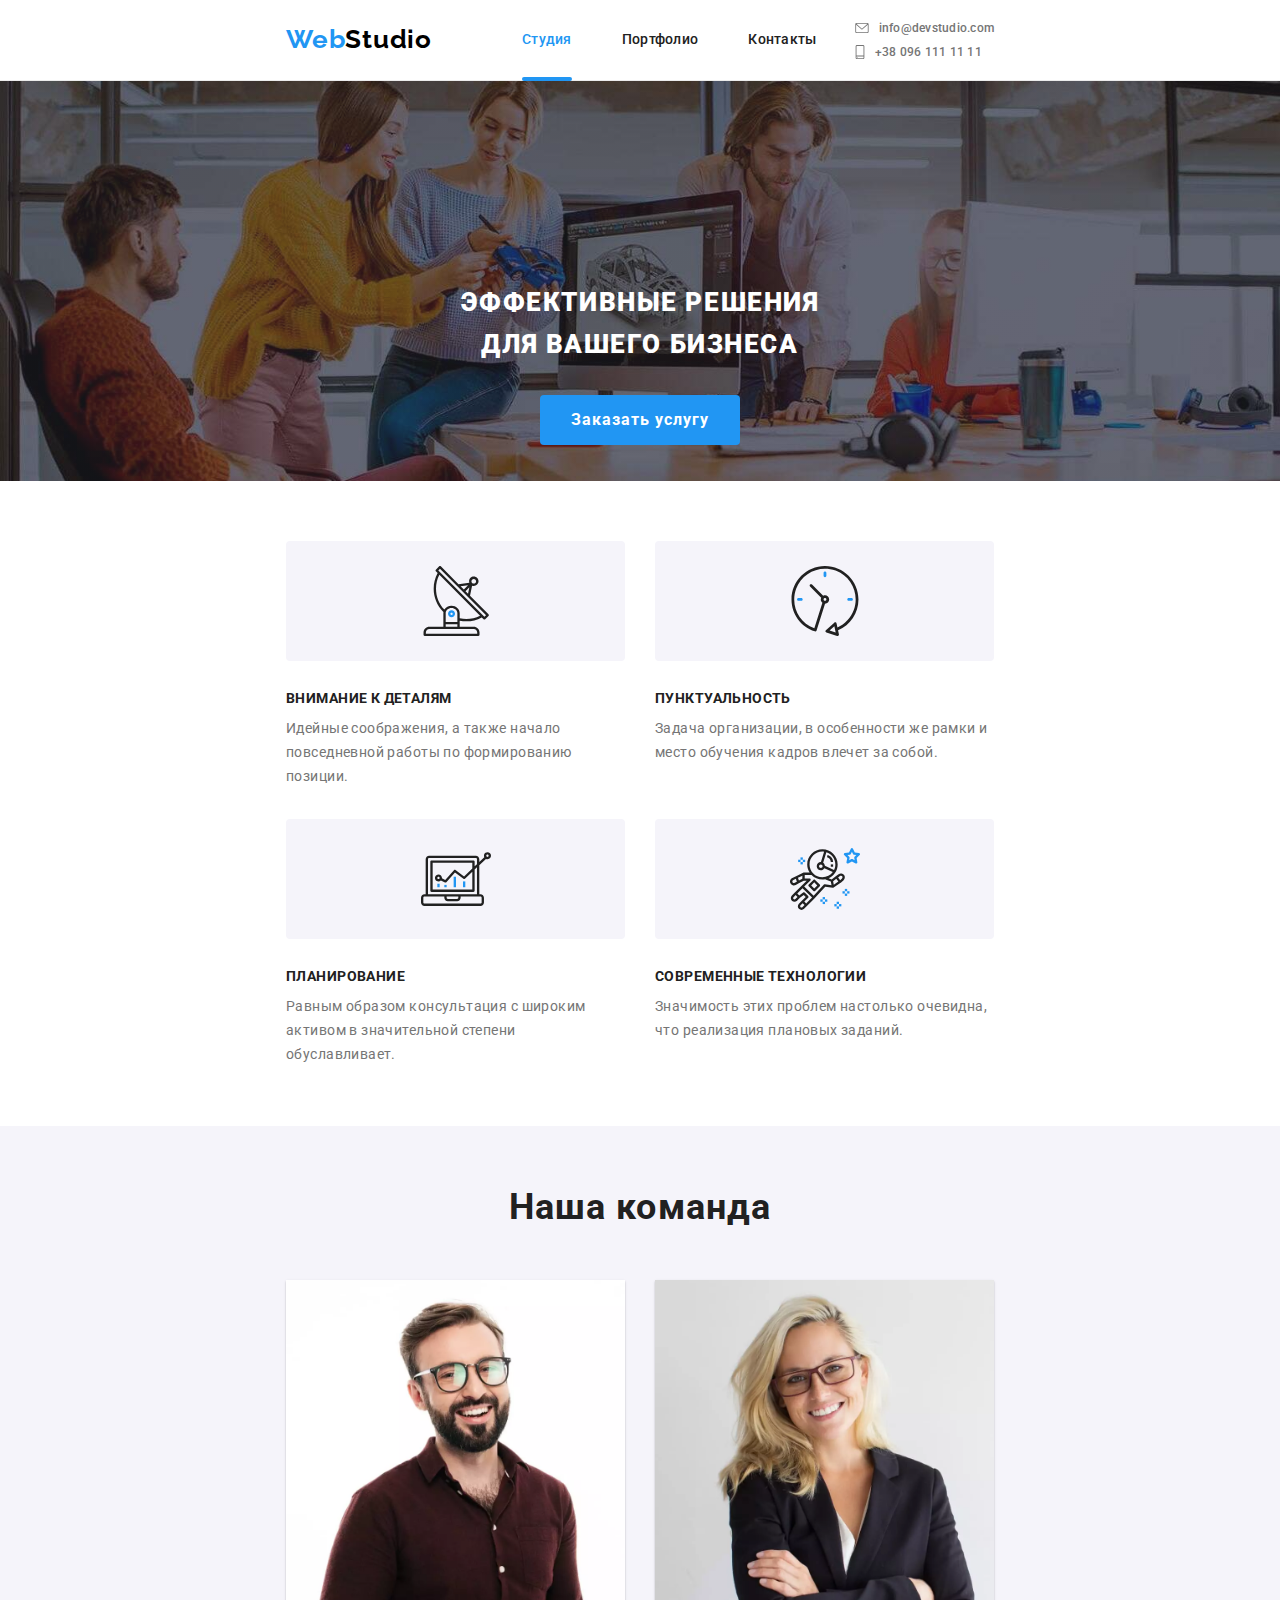
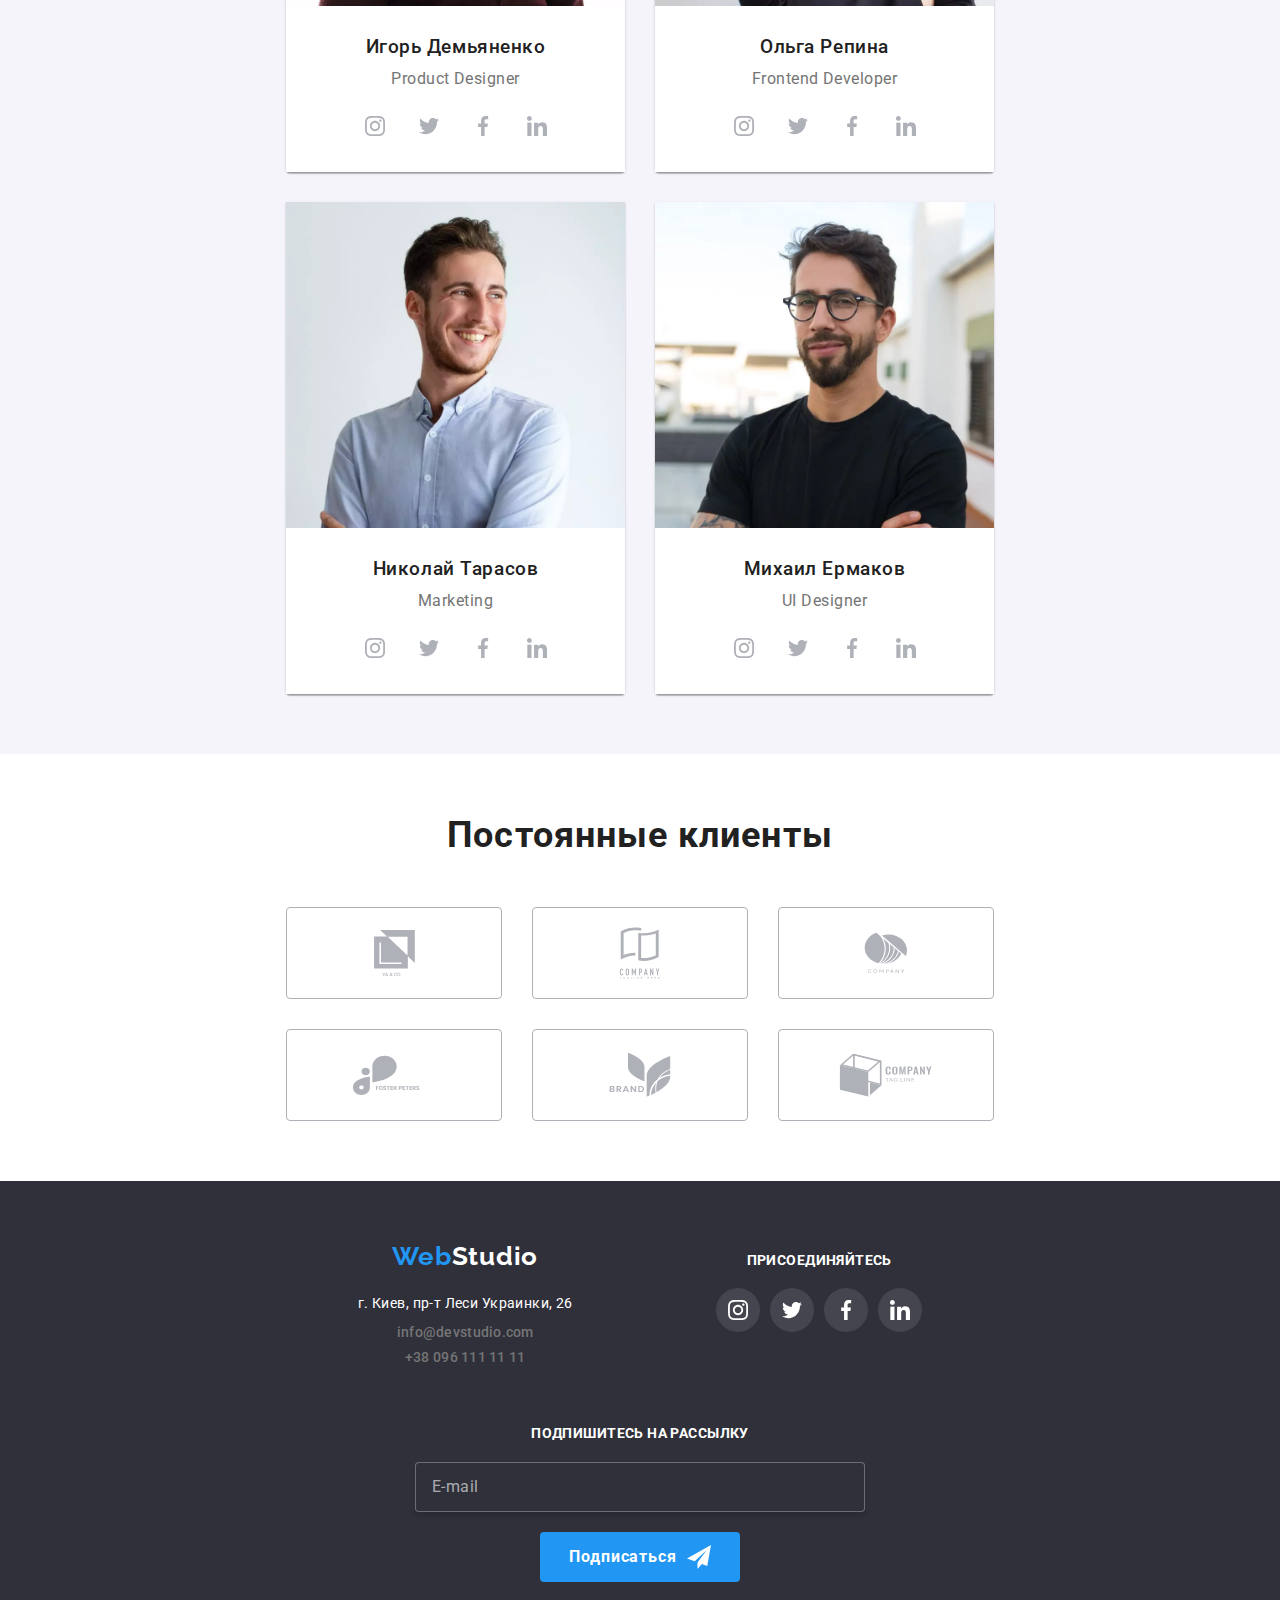
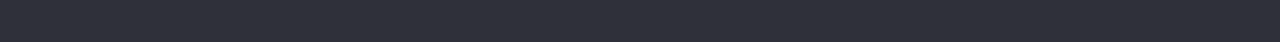
<file: index.html>
<!DOCTYPE html>
<html lang="ru">
<head>
    <meta charset="UTF-8">
    <meta http-equiv="X-UA-Compatible" content="IE=edge">
    <meta name="viewport" content="width=device-width, initial-scale=1.0">
    <link rel="preconnect" href="https://fonts.googleapis.com">
    <link rel="preconnect" href="https://fonts.gstatic.com" crossorigin>
    <link href="https://fonts.googleapis.com/css2?family=Raleway:wght@700&family=Roboto:wght@400;500;700;900&display=swap"
        rel="stylesheet">
    <link rel="stylesheet" href="https://cdnjs.cloudflare.com/ajax/libs/modern-normalize/1.1.0/modern-normalize.min.css">
    <link rel="stylesheet" href="./css/main.css">
    <title>Document</title>
</head>
<body class="body">
    <!-- Шапка -->
    <header class="header">        
        <div class="header__container">
            <a href="./index.html" class="logo logo--header">Web<span class="logo__element--black">Studio</span></a>
                    
            <button type="button" class="header__button--burger" aria-expanded="false" aria-label="menu-container" data-menu-button>
                <svg  width="40" height="40">
                    <use class="header__icon header__icon--open" href="./images/symbol-defs.svg#icon-menu"></use>
                    <use class="header__icon header__icon--close" href="./images/symbol-defs.svg#icon-menu-close"></use>
                </svg>
            </button>

            <div class="header__menu" data-menu>
                        <nav class="header__nav">
                            <ul class="header__list list">
                                <li class="header__items"><a href="./index.html" class="header__link header__link--current">Студия</a></li>
                                <li class="header__items"><a href="./portfolio.html" class="header__link">Портфолио</a></li>
                                <li class="header__items"><a href="" class="header__link">Контакты</a></li>
                            </ul>
                        </nav>  
                        
                        <div class="header__feedback">
                            <ul class="header__list list header__list--contacts">
                                <li class="header__items header__items--contacts">
                                    <a href="mailto:info@devstudio.com" class="header__link--inf">
                                        <svg class="header__svg header__svg--email">
                                            <use href="./images/symbol-defs.svg#icon-envelope"></use>
                                        </svg>
                                        info@devstudio.com
                                    </a>
                                </li>
                                <li class="header__items header__items--contacts">
                                    <a href="tel:+380961111111" class="header__link--inf">
                                        <svg class="header__svg header__svg--phone">
                                            <use href="./images/symbol-defs.svg#icon-smartphone"></use>
                                        </svg>
                                        +38 096 111 11 11
                                    </a>
                                </li>
                            </ul>
                            
                            <ul class="header__list list header__list--networks">
                                <li class="header__networks">
                                    <a href="" class="header__link">Instagram</a>
                                </li>
                                <li class="header__networks">
                                    <a href="" class="header__link">Twitter</a>
                                </li>
                                <li class="header__networks">
                                    <a href="" class="header__link">Facebook</a>
                                </li>
                                <li class="header__networks">
                                    <a href="" class="header__link">LinkedIn</a>
                                </li>
                            </ul>
                        </div>
            </div>

                   
        </div>     
    </header>   

    <!-- Основная часть -->
    <main>
        <!-- Герой -->
        <section class="hero">
            <div class="hero__container">
                <h1 class="hero__title">Эффективные решения для вашего бизнеса</h1>
                <button type="button" class="hero__button" data-modal-open>Заказать услугу</button>

                <div class="modal is-hidden" data-modal>
                    <div class="modal__content">
                        
                            <button type="button" class="modal__button--close" data-modal-close>
                                <svg class="modal__svg" width="11" height="11">
                                    <use href="./images/symbol-defs.svg#icon-close"></use>
                                </svg>
                            </button>                            
                        
                        <p class="modal__title">Оставьте свои данные, мы вам перезвоним</p>
                        <form class="form">
                            <div class="form__group">
                                <div class="form__elements">
                                    <input name="name-feedback" type="text" id="name-modal" class="form__input" placeholder=" ">
                                    <label for="name-modal" class="form__label">Имя</label>
                                    <svg class="form__svg" width="18" height="18">
                                        <use href="./images/symbol-defs.svg#icon-person"></use>
                                    </svg>
                                </div>
                                
                                <div class="form__elements">
                                    <input name="phone-feedback" type="tel" id="phone-modal" class="form__input" placeholder=" ">
                                    <label for="phone-modal" class="form__label">Телефон</label>
                                    <svg class="form__svg" width="18" height="18">
                                        <use href="./images/symbol-defs.svg#icon-phone"></use>
                                    </svg>
                                </div>
                                
                                <div class="form__elements">
                                    <input name="email-feedback" type="email" id="email-modal" class="form__input" placeholder=" ">
                                    <label for="email-modal" class="form__label">Почта</label>
                                    <svg class="form__svg" width="18" height="18">
                                        <use href="./images/symbol-defs.svg#icon-email"></use>
                                    </svg>
                                </div>
                                
                                <div class="form__elements">
                                    <textarea name="comments-feedback" id="comments-modal" rows="10" class="form__input form__input--textarea"
                                        placeholder=" "></textarea>
                                    <label for="comments-modal" class=" form__label form__label--textarea">Комментарий</label>                                    
                                </div>

                            </div>
                             <label for="check" class="form__checkbox--label">Соглашаюсь с рассылкой и принимаю<a class="form__link" href=""> Условия договора</a>
                                <input type="checkbox" id="check" class="form__checkbox--input">
                                <span class="form__checkbox--icon"></span>
                            </label>

                            <button type="submit" class="form__button">Отправить</button>
                            
                        </form>
                    </div>

                </div>
            </div>
        </section>

        <!-- качества -->
        <section class="quality">
            <div class="quality__container">                
                <h2 class="quality__title">Наши качества</h2>
                <ul class="quality__list list">
                    <li class="quality__item">
                        <div class="quality__img">                         
                            <svg class="quality__icon" width="70" height="70">
                                <use href="./images/symbol-defs.svg#icon-Group"></use>
                            </svg>
                        </div>
                        <h3 class="quality__name">Внимание к деталям</h3>
                        <p class="quality__description" lang="en">Идейные соображения, а также начало повседневной работы по формированию
                            позиции.</p>
                    </li>
                    <li class="quality__item">
                        <div class="quality__img">
                            <svg class="quality__icon" width="70" height="70">
                                <use href="./images/symbol-defs.svg#icon-clock"></use>
                            </svg>
                        </div>
                        <h3 class="quality__name">Пунктуальность</h3>
                        <p class="quality__description" lang="en">Задача организации, в особенности же рамки и место обучения кадров влечет за
                            собой.</p>
                    </li>
                    <li class="quality__item">
                        <div class="quality__img">
                            <svg class="quality__icon" width="70" height="70">
                                <use href="./images/symbol-defs.svg#icon-diagram"></use>
                            </svg>
                        </div>
                        <h3 class="quality__name">Планирование</h3>
                        <p class="quality__description" lang="en">Равным образом консультация с широким активом в значительной степени
                            обуславливает.</p>
                    </li>
                    <li class="quality__item">
                        <div class="quality__img">
                            <svg class="quality__icon" width="70" height="70">
                                <use href="./images/symbol-defs.svg#icon-astronaut"></use>
                            </svg>
                        </div>
                        <h3 class="quality__name">Современные технологии</h3>
                        <p class="quality__description" lang="en">Значимость этих проблем настолько очевидна, что реализация плановых заданий.
                        </p>
                    </li>
                </ul>
            </div>            
        </section>

        <!--Чем мы занимаемся  -->
        <section class="specialization">
            <div class="specialization__container">
                <h2 class="specialization__title">Чем мы занимаемся</h2>
                <ul class="specialization__list list">
                    <li class="specialization__item">
                        <!--<img src="./images/1.jpg" alt="Работа над кодом" width="370" class="specialization__img">-->
                     
                        <picture>
                        
                            <source media="(max-width: 767px)" srcset="./images/1.webp  1x,  ./images/1_2x.webp 2x" type="image/webp">
                            <source media="(max-width: 767px)" srcset="./images/1.jpg 1x, ./images/1@2x.jpg  2x">
                        
                            <source media="(max-width: 1199px)" srcset="./images/1.webp  1x,  ./images/1_2x.webp 2x" type="image/webp">
                            <source media="(max-width: 1199px)" srcset="./images/1.jpg 1x, ./images/1@2x.jpg  2x">
                        
                            <source media="(min-width: 1200px)" srcset="./images/1.webp  1x,  ./images/1_2x.webp 2x" type="image/webp">
                            <source media="(min-width: 1200px)" srcset="./images/1.jpg 1x,  ./images/1@2x.jpg  2x">
                        
                            <img src="./images/1.jpg" alt="Работа над кодом" width="370" class="specialization__img" />
                        </picture>
                        <div class="specialization__content">
                            <p class="specialization__text">Десктопные приложения</p>
                        </div>
                    </li>
                    <li class="specialization__item">
                        <!--<img src="./images/2.jpg" alt="Работа над макетом" width="370" class="specialization__img">-->
                     

                        <picture>
                        
                            <source media="(max-width: 767px)" srcset="./images/2.webp  1x,  ./images/2_2x.webp 2x" type="image/webp">
                            <source media="(max-width: 767px)" srcset="./images/2.jpg 1x, ./images/2@2x.jpg  2x">
                        
                            <source media="(max-width: 1199px)" srcset="./images/2.webp  1x,  ./images/2_2x.webp 2x" type="image/webp">
                            <source media="(max-width: 1199px)" srcset="./images/2.jpg 1x, ./images/2@2x.jpg  2x">
                        
                            <source media="(min-width: 1200px)" srcset="./images/2.webp  1x,  ./images/2_2x.webp 2x" type="image/webp">
                            <source media="(min-width: 1200px)" srcset="./images/2.jpg 1x,  ./images/2@2x.jpg  2x">
                        
                            <img src="./images/2.jpg" alt="Работа над макетом" width="370" class="specialization__img" />
                        </picture>
                        <div class="specialization__content">
                            <p class="specialization__text">Мобильные приложения</p>
                        </div>
                    </li>
                    <li class="specialization__item">
                        <!--<img src="./images/3.jpg" alt="Работа над цветом" width="370" class="specialization__img">-->
                      
                        <picture>
                        
                            <source media="(max-width: 767px)" srcset="./images/3.webp  1x,  ./images/3_2x.webp 2x" type="image/webp">
                            <source media="(max-width: 767px)" srcset="./images/3.jpg 1x, ./images/3@2x.jpg  2x">
                        
                            <source media="(max-width: 1199px)" srcset="./images/3.webp  1x,  ./images/3_2x.webp 2x" type="image/webp">
                            <source media="(max-width: 1199px)" srcset="./images/3.jpg 1x, ./images/3@2x.jpg  2x">
                        
                            <source media="(min-width: 1200px)" srcset="./images/3.webp  1x,  ./images/3_2x.webp 2x" type="image/webp">
                            <source media="(min-width: 1200px)" srcset="./images/3.jpg 1x,  ./images/3@2x.jpg  2x">
                        
                            <img src="./images/3.jpg" alt="Работа над цветом" width="370" class="specialization__img" />
                        </picture>
                        <div class="specialization__content">
                            <p class="specialization__text">Дизайнерские решения</p>
                        </div>
                    </li>
                </ul>
            </div>
        </section>

        <!-- Наша команда -->
        <section class="employees">
            <div class="employees__container">
                <h2 class="employees__title">Наша команда</h2>
                <ul class = "employees__list list">
                    <li class="employees__item">
                        <!--<img src="./images/p1.jpg" alt="Игорь Демьяненко" width="270" height="260" class="employees__img">-->
                    
                        <picture>
                        
                            <source media="(max-width: 767px)" srcset="./images/p1.webp  1x,  ./images/p1_2x.webp 2x" type="image/webp">
                            <source media="(max-width: 767px)" srcset="./images/p1.jpg 1x, ./images/p1@2x.jpg  2x">
                        
                            <source media="(max-width: 1199px)" srcset="./images/p1.webp  1x,  ./images/p1_2x.webp 2x" type="image/webp">
                            <source media="(max-width: 1199px)" srcset="./images/p1.jpg 1x, ./images/p1@2x.jpg  2x">
                        
                            <source media="(min-width: 1200px)" srcset="./images/p1.webp  1x,  ./images/p1_2x.webp 2x" type="image/webp">
                            <source media="(min-width: 1200px)" srcset="./images/p1.jpg 1x,  ./images/p1@2x.jpg  2x">
                        
                            <img src="./images/p1.jpg" alt="Игорь Демьяненко" width="370" class="employees__img" />
                        </picture>

                        <div class="employees__content">
                            <h3 class="employees__name">Игорь Демьяненко</h3>
                            <p class="employees__position">Product Designer</p>
                            <ul class="networks list">
                                <li class="networks__item">
                                    <a href="" class="networks__link">
                                        <svg class="networks__svg" width="20" height="20">
                                            <use href="./images/symbol-defs.svg#icon-instagram"></use>
                                        </svg>
                                    </a>                                    
                                </li>
                                <li class="networks__item">
                                    <a href="" class="networks__link">
                                        <svg class="networks__svg" width="20" height="20">
                                            <use href="./images/symbol-defs.svg#icon-twitter"></use>
                                        </svg>
                                    </a>                                   
                                </li>
                                <li class="networks__item">
                                    <a href="" class="networks__link">
                                        <svg class="networks__svg" width="20" height="20">
                                            <use href="./images/symbol-defs.svg#icon-facebook"></use>
                                        </svg>
                                    </a>
                                </li>
                                <li class="networks__item">
                                   <a href="" class="networks__link">
                                        <svg class="networks__svg" width="20" height="20">
                                            <use href="./images/symbol-defs.svg#icon-linkedin"></use>
                                        </svg>
                                   </a>
                                </li>                                
                            </ul>
                        </div>
                    </li>
                    <li class="employees__item">
                        <!--<img src="./images/p2.jpg" alt="Ольга Репина" width="270" height="260" class="employees__img">-->
                     
                            <picture>
                            
                                <source media="(max-width: 767px)" srcset="./images/p2.webp  1x,  ./images/p2@2x.webp 2x" type="image/webp">
                                <source media="(max-width: 767px)" srcset="./images/p2.jpg 1x, ./images/p2@2x.jpg  2x">
                            
                                <source media="(max-width: 1199px)" srcset="./images/p2.webp  1x,  ./images/p2@2x.webp 2x" type="image/webp">
                                <source media="(max-width: 1199px)" srcset="./images/p2.jpg 1x, ./images/p2@2x.jpg  2x">
                            
                                <source media="(min-width: 1200px)" srcset="./images/p2.webp  1x,  ./images/p2@2x.webp 2x" type="image/webp">
                                <source media="(min-width: 1200px)" srcset="./images/p2.jpg 1x,  ./images/p2@2x.jpg  2x">
                            
                                <img src="./images/p2.jpg" alt="Ольга Репина" width="370" class="employees__img" />
                            </picture>
                        <div class="employees__content">
                            <h3 class="employees__name">Ольга Репина</h3>
                            <p class="employees__position">Frontend Developer</p>
                             <ul class="networks list">
                                <li class="networks__item">
                                    <a href="" class="networks__link">
                                        <svg class="networks__svg" width="20" height="20">
                                            <use href="./images/symbol-defs.svg#icon-instagram"></use>
                                        </svg>
                                    </a>                                    
                                </li>
                                <li class="networks__item">
                                    <a href="" class="networks__link">
                                        <svg class="networks__svg" width="20" height="20">
                                            <use href="./images/symbol-defs.svg#icon-twitter"></use>
                                        </svg>
                                    </a>                                   
                                </li>
                                <li class="networks__item">
                                    <a href="" class="networks__link">
                                        <svg class="networks__svg" width="20" height="20">
                                            <use href="./images/symbol-defs.svg#icon-facebook"></use>
                                        </svg>
                                    </a>
                                </li>
                                <li class="networks__item">
                                   <a href="" class="networks__link">
                                        <svg class="networks__svg" width="20" height="20">
                                            <use href="./images/symbol-defs.svg#icon-linkedin"></use>
                                        </svg>
                                   </a>
                                </li>                                
                            </ul>
                        </div>
                    </li>
                    <li class="employees__item">
                        <!--<img src="./images/p3.jpg" alt="Николай Тарасов" width="270" height="260" class="employees__img">-->

                        <picture>
                        
                            <source media="(max-width: 767px)" srcset="./images/p3.webp  1x,  ./images/p3@2x.webp 2x" type="image/webp">
                            <source media="(max-width: 767px)" srcset="./images/p3.jpg 1x, ./images/p3@2x.jpg  2x">
                        
                            <source media="(max-width: 1199px)" srcset="./images/p3.webp  1x,  ./images/p3@2x.webp 2x" type="image/webp">
                            <source media="(max-width: 1199px)" srcset="./images/p3.jpg 1x, ./images/p3@2x.jpg  2x">
                        
                            <source media="(min-width: 1200px)" srcset="./images/p3.webp  1x,  ./images/p3@2x.webp 2x" type="image/webp">
                            <source media="(min-width: 1200px)" srcset="./images/p3.jpg 1x,  ./images/p3@2x.jpg  2x">
                        
                            <img src="./images/p3.jpg" alt="Николай Тарасов" width="370" class="employees__img" />
                        </picture>

                        <div class="employees__content">
                            <h3 class="employees__name">Николай Тарасов</h3>
                            <p class="employees__position">Marketing</p>
                             <ul class="networks list">
                                <li class="networks__item">
                                    <a href="" class="networks__link">
                                        <svg class="networks__svg" width="20" height="20">
                                            <use href="./images/symbol-defs.svg#icon-instagram"></use>
                                        </svg>
                                    </a>                                    
                                </li>
                                <li class="networks__item">
                                    <a href="" class="networks__link">
                                        <svg class="networks__svg" width="20" height="20">
                                            <use href="./images/symbol-defs.svg#icon-twitter"></use>
                                        </svg>
                                    </a>                                   
                                </li>
                                <li class="networks__item">
                                    <a href="" class="networks__link">
                                        <svg class="networks__svg" width="20" height="20">
                                            <use href="./images/symbol-defs.svg#icon-facebook"></use>
                                        </svg>
                                    </a>
                                </li>
                                <li class="networks__item">
                                   <a href="" class="networks__link">
                                        <svg class="networks__svg" width="20" height="20">
                                            <use href="./images/symbol-defs.svg#icon-linkedin"></use>
                                        </svg>
                                   </a>
                                </li>                                
                            </ul>
                        </div>
                    </li>
                    <li class="employees__item">
                        <!--<img src="./images/p4.jpg" alt="Михаил Ермаков" width="270" height="260" class="employees__img">-->
                       
                        <picture>
                        
                            <source media="(max-width: 767px)" srcset="./images/p4.webp  1x,  ./images/p4@2x.webp 2x" type="image/webp">
                            <source media="(max-width: 767px)" srcset="./images/p4.jpg 1x, ./images/p4@2x.jpg  2x">
                        
                            <source media="(max-width: 1199px)" srcset="./images/p4.webp  1x,  ./images/p4@2x.webp 2x" type="image/webp">
                            <source media="(max-width: 1199px)" srcset="./images/p4.jpg 1x, ./images/p4@2x.jpg  2x">
                        
                            <source media="(min-width: 1200px)" srcset="./images/p4.webp  1x,  ./images/p4@2x.webp 2x" type="image/webp">
                            <source media="(min-width: 1200px)" srcset="./images/p4.jpg 1x,  ./images/p4@2x.jpg  2x">
                        
                            <img src="./images/p4.jpg" alt="Михаил Ермаков" width="370" class="employees__img" />
                        </picture>
                        <div class="employees__content">
                            <h3 class="employees__name">Михаил Ермаков</h3>
                            <p class="employees__position">UI Designer</p>
                             <ul class="networks list">
                                <li class="networks__item">
                                    <a href="" class="networks__link">
                                        <svg class="networks__svg" width="20" height="20">
                                            <use href="./images/symbol-defs.svg#icon-instagram"></use>
                                        </svg>
                                    </a>                                    
                                </li>
                                <li class="networks__item">
                                    <a href="" class="networks__link">
                                        <svg class="networks__svg" width="20" height="20">
                                            <use href="./images/symbol-defs.svg#icon-twitter"></use>
                                        </svg>
                                    </a>                                   
                                </li>
                                <li class="networks__item">
                                    <a href="" class="networks__link">
                                        <svg class="networks__svg" width="20" height="20">
                                            <use href="./images/symbol-defs.svg#icon-facebook"></use>
                                        </svg>
                                    </a>
                                </li>
                                <li class="networks__item">
                                   <a href="" class="networks__link">
                                        <svg class="networks__svg" width="20" height="20">
                                            <use href="./images/symbol-defs.svg#icon-linkedin"></use>
                                        </svg>
                                   </a>
                                </li>                                
                            </ul>
                        </div>
                    </li>
                </ul>
            </div>
        </section>

        <!-- Постоянные клиенты -->
        <section class="customers">
            <div class="customers__container">
                <h2 class="customers__title">Постоянные клиенты</h2>
                <ul class="customers__list list">
                    <li class="customers__item">
                        <a class="customers__link" href="">
                            <svg class="customers__icon" width="41" height="46.7">
                                <use href="./images/symbol-defs.svg#icon-logo1"></use>
                            </svg>
                        </a>                        
                    </li>
                    <li class="customers__item">
                        <a class="customers__link" href="">
                            <svg class="customers__icon" width="40" height="52">
                                <use href="./images/symbol-defs.svg#icon-logo2"></use>
                            </svg>
                        </a>
                    </li>
                    <li class="customers__item">
                        <a class="customers__link" href="">
                            <svg class="customers__icon" width="43.46" height="41.18">
                                <use href="./images/symbol-defs.svg#icon-logo3"></use>
                            </svg>
                        </a>
                    </li>
                    <li class="customers__item">
                        <a class="customers__link" href="">
                            <svg class="customers__icon" width="84.44" height="40.62">
                                <use href="./images/symbol-defs.svg#icon-logo4"></use>
                            </svg>
                        </a>
                    </li>
                    <li class="customers__item">
                        <a class="customers__link" href="">
                            <svg class="customers__icon" width="62.54" height="45.43">
                                <use href="./images/symbol-defs.svg#icon-logo5"></use>
                            </svg>
                        </a>
                    </li>
                    <li class="customers__item">
                       <a class="customers__link" href="">
                           <svg class="customers__icon" width="93.79" height="43.93">
                                <use href="./images/symbol-defs.svg#icon-logo6"></use>
                            </svg>
                        </a>
                    </li>
                </ul>
            </div>
        </section>
    </main>
    
    <!-- подвал -->
    <footer class="footer">        
            <div class="footer__container">
                <div class="footer__group">
                    <div class="footer__content footer__content--right">
                        <a href="./index.html" class="logo">Web<span class="logo__element--white">Studio</span></a>
                        <address class="footer__address">
                            <p class="footer__text">г. Киев, пр-т Леси Украинки, 26</p>
                            <ul class="footer__list list">
                                <li class="footer__item"><a href="mailto:info@devstudio.com" class="footer__link">info@devstudio.com</a>
                                </li>
                                <li class="footer__item"><a href="tel:+380961111111" class="footer__link">+38 096 111 11 11</a></li>
                            </ul>
                        </address>
                    </div>
                    <div class="footer__content footer__content--networks">
                        <p class="footer__text--networks">присоединяйтесь</p>
                        <ul class="networks list">
                            <li class="networks__item">
                                <a href="" class="networks__link networks__link--footer">
                                    <svg class="networks__svg networks__svg--footer" width="20" height="20">
                                        <use href="./images/symbol-defs.svg#icon-instagram"></use>
                                    </svg>
                                </a>
                            </li>
                            <li class="networks__item">
                                <a href="" class="networks__link networks__link--footer">
                                    <svg class="networks__svg networks__svg--footer" width="20" height="20">
                                        <use href="./images/symbol-defs.svg#icon-twitter"></use>
                                    </svg>
                                </a>
                            </li>
                            <li class="networks__item">
                                <a href="" class="networks__link networks__link--footer">
                                    <svg class="networks__svg networks__svg--footer" width="20" height="20">
                                        <use href="./images/symbol-defs.svg#icon-facebook"></use>
                                    </svg>
                                </a>
                            </li>
                            <li class="networks__item">
                                <a href="" class="networks__link networks__link--footer">
                                    <svg class="networks__svg networks__svg--footer" width="20" height="20">
                                        <use href="./images/symbol-defs.svg#icon-linkedin"></use>
                                    </svg>
                                </a>
                            </li>
                        </ul>
                    </div>
                </div>
                
                <div class="footer__content footer__content--left">
                    <label for="email-footer" class="footer__label"> Подпишитесь на рассылку</label>
                    <div class="footer__content-button-input">                        
                        <input type="email" id="email-footer" class="footer__input" placeholder="E-mail">
                        <button type="submit" class="footer__button">
                            Подписаться
                            <svg class="footer__icon" width="24" height="24">
                                <use href="./images/symbol-defs.svg#icon-send"></use>
                            </svg>
                        </button>
                    </div>
                    
                </div>
            </div>    
    </footer>

    <script src="./js/modal.js"></script>
    <script src="./js/menu.js"></script>
</body>
</html>
</file>
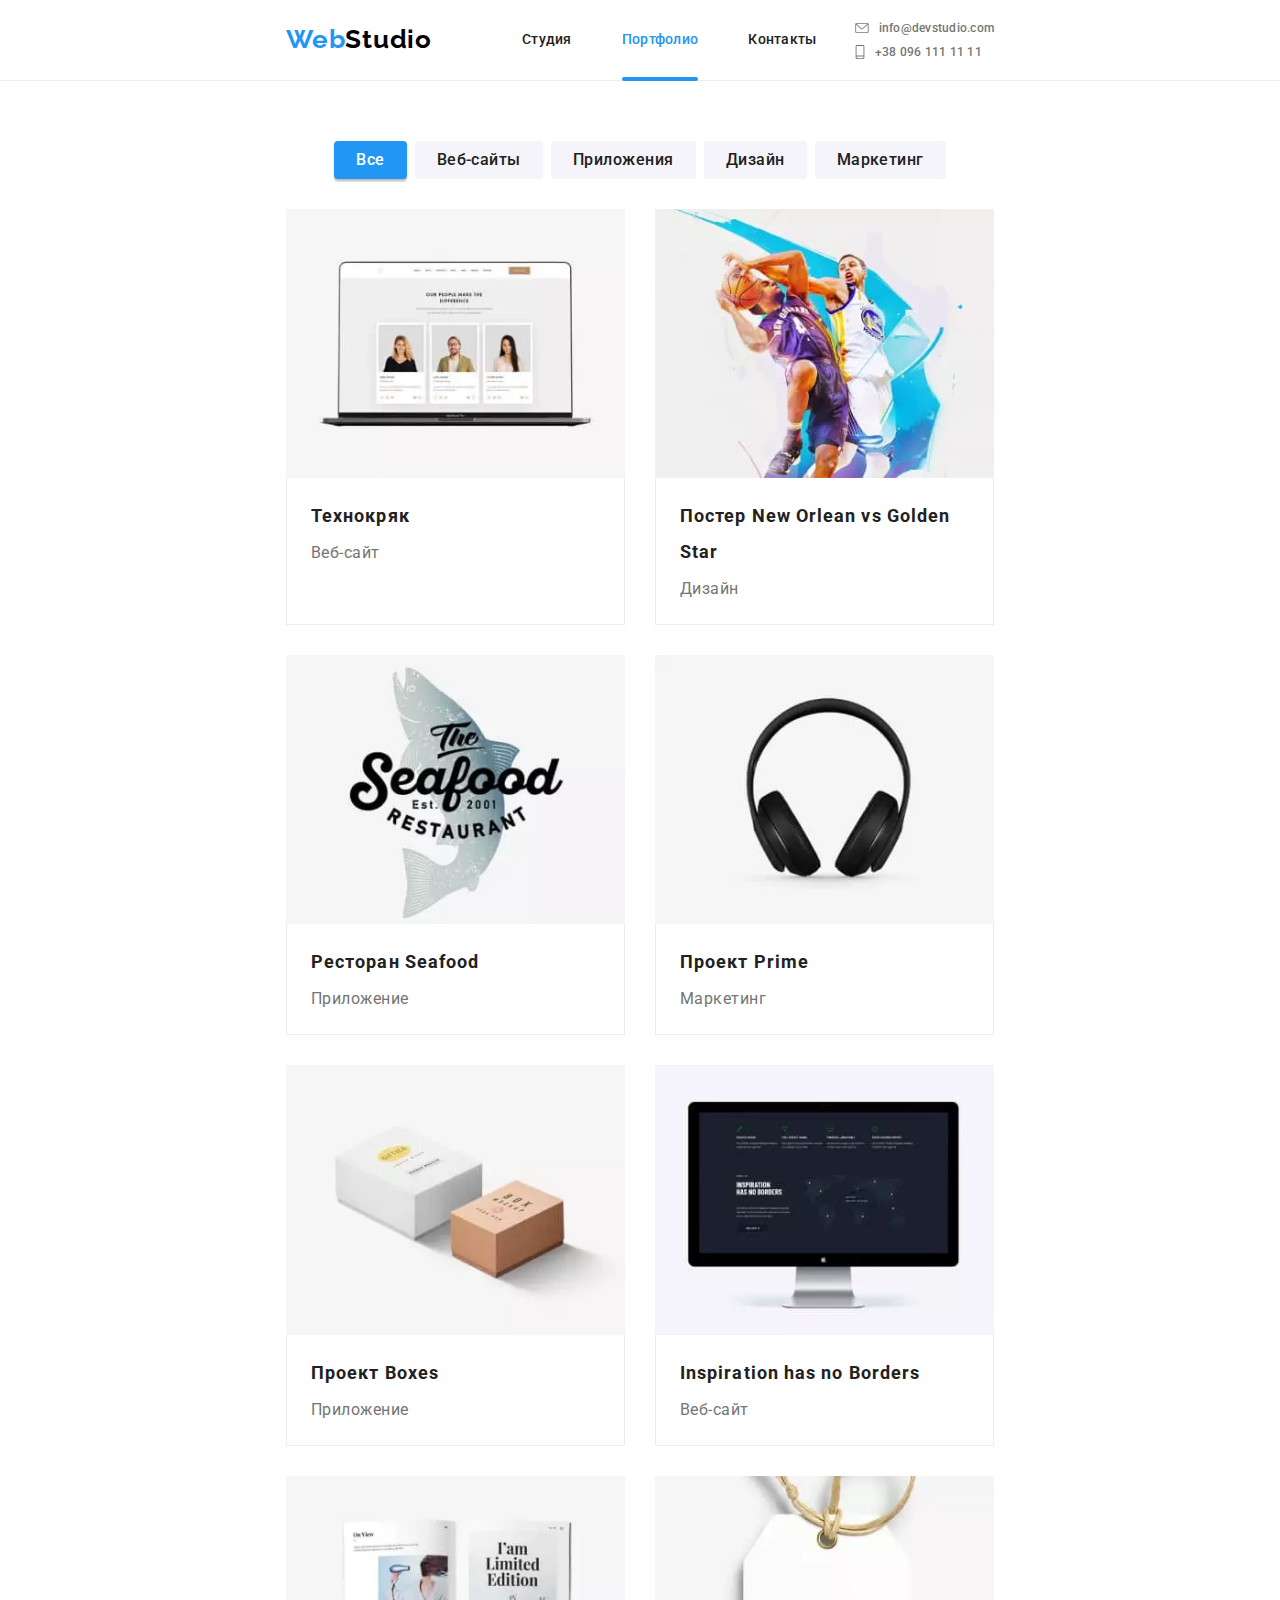
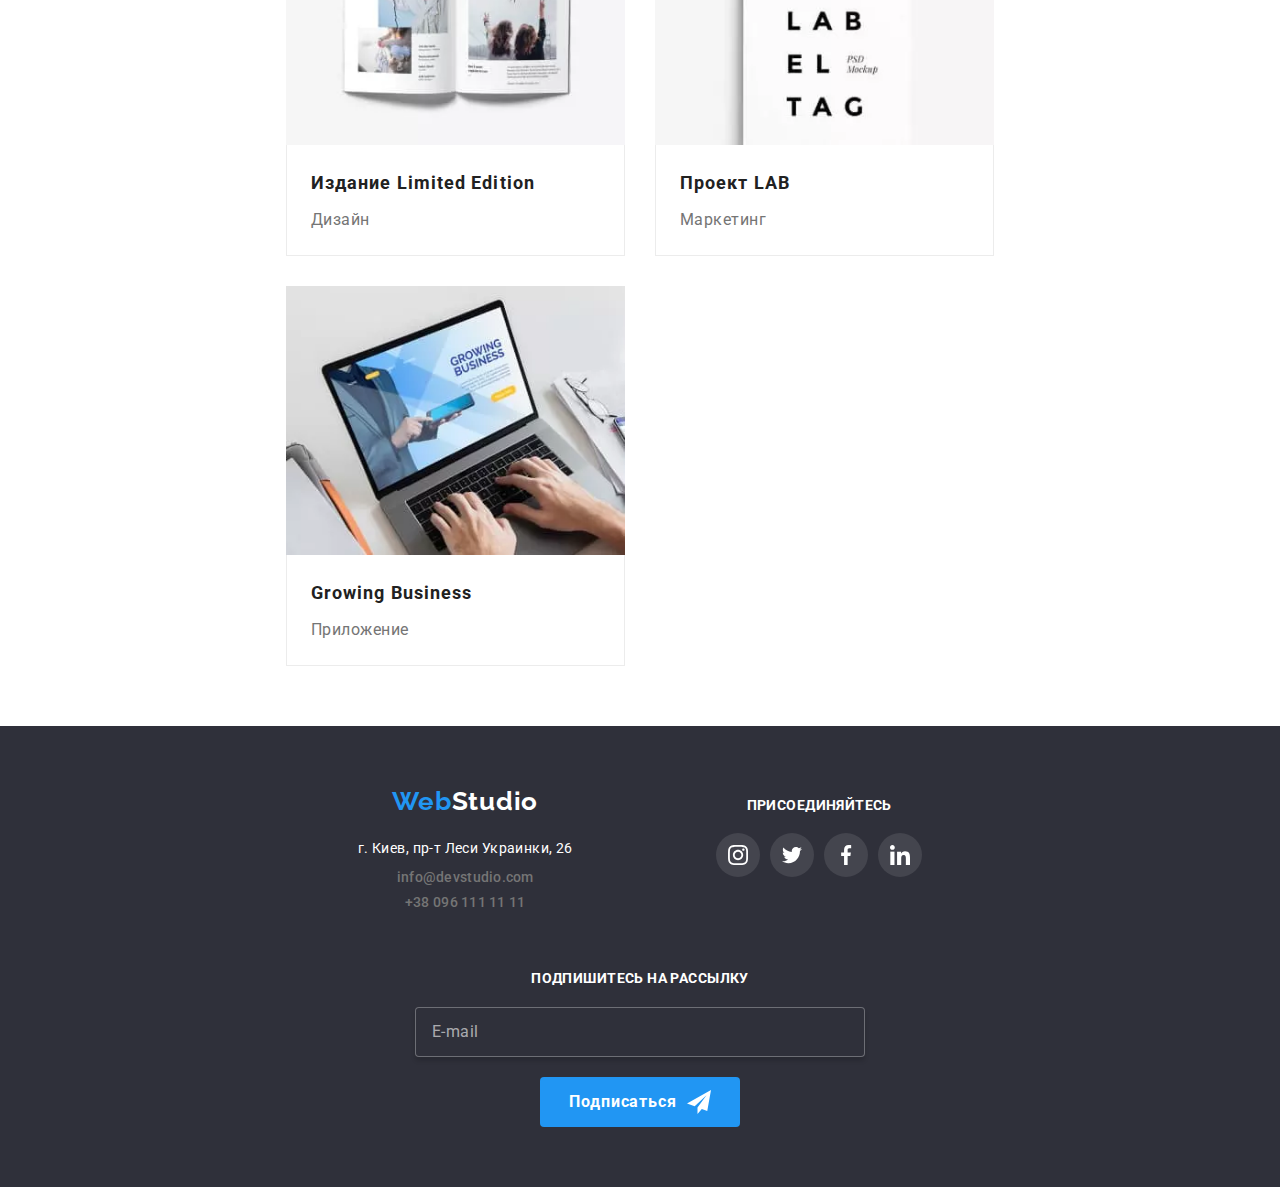
<file: portfolio.html>
<!DOCTYPE html>
<html lang="en">
<head>
    <meta charset="UTF-8">
    <meta http-equiv="X-UA-Compatible" content="IE=edge">
    <meta name="viewport" content="width=device-width, initial-scale=1.0">
    <link rel="preconnect" href="https://fonts.googleapis.com">
    <link rel="preconnect" href="https://fonts.gstatic.com" crossorigin>
    <link href="https://fonts.googleapis.com/css2?family=Raleway:wght@700&family=Roboto:wght@400;500;700;900&display=swap"
        rel="stylesheet">

    <link rel="stylesheet" href="https://cdnjs.cloudflare.com/ajax/libs/modern-normalize/1.1.0/modern-normalize.min.css">

    <link rel="stylesheet" href="./css/main.css">
    <title>Document</title>
</head>
<body>
    <!-- Шапка -->
<header class="header">
    <div class="header__container">
        <a href="./index.html" class="logo logo--header">Web<span class="logo__element--black">Studio</span></a>

        <button type="button" class="header__button--burger" aria-expanded="false" aria-label="header__menu" data-menu-button>
            <svg width="40" height="40">
                <use class="header__icon header__icon--open" href="./images/symbol-defs.svg#icon-menu"></use>
                <use class="header__icon header__icon--close" href="./images/symbol-defs.svg#icon-menu-close"></use>
            </svg>
        </button>

        <div class="header__menu" data-menu>
            <nav class="header__nav">
                <ul class="header__list list">
                    <li class="header__items"><a href="./index.html"
                            class="header__link ">Студия</a></li>
                    <li class="header__items"><a href="./portfolio.html" class="header__link header__link--current">Портфолио</a></li>
                    <li class="header__items"><a href="" class="header__link">Контакты</a></li>
                </ul>
            </nav>

            <div class="header__feedback">
                <ul class="header__list list header__list--contacts">
                    <li class="header__items header__items--contacts">
                        <a href="mailto:info@devstudio.com" class="header__link--inf">
                            <svg class="header__svg header__svg--email">
                                <use href="./images/symbol-defs.svg#icon-envelope"></use>
                            </svg>
                            info@devstudio.com
                        </a>
                    </li>
                    <li class="header__items header__items--contacts">
                        <a href="tel:+380961111111" class="header__link--inf">
                            <svg class="header__svg header__svg--phone">
                                <use href="./images/symbol-defs.svg#icon-smartphone"></use>
                            </svg>
                            +38 096 111 11 11
                        </a>
                    </li>
                </ul>

                <ul class="header__list list header__list--networks">
                    <li class="header__networks">
                        <a href="" class="header__link">Instagram</a>
                    </li>
                    <li class="header__networks">
                        <a href="" class="header__link">Twitter</a>
                    </li>
                    <li class="header__networks">
                        <a href="" class="header__link">Facebook</a>
                    </li>
                    <li class="header__networks">
                        <a href="" class="header__link">LinkedIn</a>
                    </li>
                </ul>
            </div>
        </div>


    </div>
</header>

<!-- Основная часть -->
    <main>    
    <!-- Основной контент -->
        <section class="portfolio"> 
        <h1 class="portfolio__title">Портфоліо</h1>
        <div class="portfolio__container">
            <!-- Радио-кнопки -->
            <div class="portfolio__filter">
                <ul class="filter list">
                    <li class=filter__item>
                        <button type="button" class="filter__button filter__button--active">Все</button>
                    </li>
                    <li class=filter__item>
                        <button type="button" class="filter__button">Веб-сайты</button>
                    <li class=filter__item>
                        <button type="button" class="filter__button">Приложения</button>
                    </li>
                    <li class=filter__item>
                        <button type="button" class="filter__button">Дизайн</button>
                    </li>
                    <li class=filter__item>
                        <button type="button" class="filter__button">Маркетинг</button>
                    </li>
                </ul>
            </div>
            <div class="porfolio__content">
                <ul class="project-cards list">
                    <li class="project-cards__item">
                        <a href="" class="project-cards__link">
                            <div class="project-cards__content--top">
                                <!--<img src="./images/21.jpg" alt="Картинка которая описывает суть проекта"  class="project-cards__img">-->
                                <picture>
                                
                                   <source media="(max-width: 767px)" srcset="./images/21.webp  1x,  ./images/21@2x.webp 2x"
                                        type="image/webp">
                                    <source media="(max-width: 767px)" srcset="./images/21.jpg 1x, ./images/21@2x.jpg  2x">
                                
                                   <source media="(max-width: 1199px)" srcset="./images/21.webp  1x,  ./images/21@2x.webp 2x"
                                        type="image/webp">
                                    <source media="(max-width: 1199px)" srcset="./images/21.jpg 1x, ./images/21@2x.jpg  2x">
                                
                                   <source media="(min-width: 1200px)" srcset="./images/21.webp  1x,  ./images/21@2x.webp 2x"
                                        type="image/webp">
                                    <source media="(min-width: 1200px)" srcset="./images/21.jpg 1x,  ./images/21@2x.jpg  2x">
                                
                                    <img src="./images/21.jpg" alt="Картинка которая описывает суть проекта" class="project-cards__img" />
                                </picture>
                               
                                <div class="project-cards__overlay">
                                    <p class="project-cards__text">Технокряк это современная площадка распространения коронавируса. Компании используют эту
                                        платформу для цифрового
                                        шпионажа и атак на защищённые сервера конкурентов.</p>
                                </div>
                            </div>
                            <div class="project-cards__content--bottom">
                                <h2 class="project-cards__name">Технокряк</h2>
                                <p class="project-cards__category">Веб-сайт</p>
                            </div>
                        </a>
                    </li>
                   <li class="project-cards__item">
                        <a href="" class="project-cards__link">
                            <div class="project-cards__content--top">
                                <picture>
                                
                                    <source media="(max-width: 767px)" srcset="./images/22.webp  1x,  ./images/22@2x.webp 2x" type="image/webp">
                                    <source media="(max-width: 767px)" srcset="./images/22.jpg 1x, ./images/22@2x.jpg  2x">
                                
                                    <source media="(max-width: 1199px)" srcset="./images/22.webp  1x,  ./images/22@2x.webp 2x" type="image/webp">
                                    <source media="(max-width: 1199px)" srcset="./images/22.jpg 1x, ./images/22@2x.jpg  2x">
                                
                                    <source media="(min-width: 1200px)" srcset="./images/22.webp  1x,  ./images/22@2x.webp 2x" type="image/webp">
                                    <source media="(min-width: 1200px)" srcset="./images/22.jpg 1x,  ./images/22@2x.jpg  2x">
                                
                                    <img src="./images/22.jpg" alt="Картинка которая описывает суть проекта" class="project-cards__img" />
                                </picture>
                               
                                <div class="project-cards__overlay">
                                    <p class="project-cards__text">Технокряк это современная площадка распространения коронавируса. Компании используют эту
                                        платформу для цифрового
                                        шпионажа и атак на защищённые сервера конкурентов.</p>
                                </div>
                            </div>
                            <div class="project-cards__content--bottom">
                                <h2 class="project-cards__name">Постер New Orlean vs Golden Star</h2>
                                <p class="project-cards__category">Дизайн</p>
                            </div>
                        </a>
                    </li>
                    <li class="project-cards__item">
                        <a href="" class="project-cards__link">
                            <div class="project-cards__content--top">

                                    <picture>
                                    
                                        <source media="(max-width: 767px)" srcset="./images/23.webp  1x,  ./images/23@2x.webp 2x" type="image/webp">
                                        <source media="(max-width: 767px)" srcset="./images/23.jpg 1x, ./images/23@2x.jpg  2x">
                                    
                                        <source media="(max-width: 1199px)" srcset="./images/23.webp  1x,  ./images/23@2x.webp 2x" type="image/webp">
                                        <source media="(max-width: 1199px)" srcset="./images/23.jpg 1x, ./images/23@2x.jpg  2x">
                                    
                                        <source media="(min-width: 1200px)" srcset="./images/23.webp  1x,  ./images/23@2x.webp 2x" type="image/webp">
                                        <source media="(min-width: 1200px)" srcset="./images/23.jpg 1x,  ./images/23@2x.jpg  2x">
                                    
                                        <img src="./images/23.jpg" alt="Картинка которая описывает суть проекта" class="project-cards__img" />
                                    </picture>
                               
                                <div class="project-cards__overlay">
                                    <p class="project-cards__text">Технокряк это современная площадка распространения коронавируса. Компании используют эту
                                        платформу для цифрового
                                        шпионажа и атак на защищённые сервера конкурентов.</p>
                                </div>
                            </div>
                            <div class="project-cards__content--bottom">
                                <h2 class="project-cards__name">Ресторан Seafood</h2>
                                <p class="project-cards__category">Приложение</p>
                            </div>
                        </a>
                    </li>
                    <li class="project-cards__item">
                        <a href="" class="project-cards__link">
                            <div class="project-cards__content--top">

                                <picture>
                                
                                    <source media="(max-width: 767px)" srcset="./images/24.webp  1x,  ./images/24@2x.webp 2x" type="image/webp">
                                    <source media="(max-width: 767px)" srcset="./images/24.jpg 1x, ./images/24@2x.jpg  2x">
                                
                                    <source media="(max-width: 1199px)" srcset="./images/24.webp  1x,  ./images/24@2x.webp 2x" type="image/webp">
                                    <source media="(max-width: 1199px)" srcset="./images/24.jpg 1x, ./images/24@2x.jpg  2x">
                                
                                    <source media="(min-width: 1200px)" srcset="./images/24.webp  1x,  ./images/24@2x.webp 2x" type="image/webp">
                                    <source media="(min-width: 1200px)" srcset="./images/24.jpg 1x,  ./images/24@2x.jpg  2x">
                                
                                    <img src="./images/24.jpg" alt="Картинка которая описывает суть проекта" class="project-cards__img" />
                                </picture>                                
                                <div class="project-cards__overlay">
                                    <p class="project-cards__text">Технокряк это современная площадка распространения коронавируса. Компании используют эту
                                        платформу для цифрового
                                        шпионажа и атак на защищённые сервера конкурентов.</p>
                                </div>
                            </div>
                            <div class="project-cards__content--bottom">
                                <h2 class="project-cards__name">Проект Prime</h2>
                                <p class="project-cards__category">Маркетинг</p>
                            </div>
                        </a>
                    </li>
                    <li class="project-cards__item">
                        <a href="" class="project-cards__link">
                            <div class="project-cards__content--top">

                                <picture>
                                
                                    <source media="(max-width: 767px)" srcset="./images/25.webp  1x,  ./images/25@2x.webp 2x" type="image/webp">
                                    <source media="(max-width: 767px)" srcset="./images/25.jpg 1x, ./images/25@2x.jpg  2x">
                                
                                    <source media="(max-width: 1199px)" srcset="./images/25.webp  1x,  ./images/25@2x.webp 2x" type="image/webp">
                                    <source media="(max-width: 1199px)" srcset="./images/25.jpg 1x, ./images/25@2x.jpg  2x">
                                
                                    <source media="(min-width: 1200px)" srcset="./images/25.webp  1x,  ./images/25@2x.webp 2x" type="image/webp">
                                    <source media="(min-width: 1200px)" srcset="./images/25.jpg 1x,  ./images/25@2x.jpg  2x">
                                
                                    <img src="./images/25.jpg" alt="Картинка которая описывает суть проекта" class="project-cards__img" />
                                </picture>
                            
                                <div class="project-cards__overlay">
                                    <p class="project-cards__text">Технокряк это современная площадка распространения коронавируса. Компании используют эту
                                        платформу для цифрового
                                        шпионажа и атак на защищённые сервера конкурентов.</p>
                                </div>
                            </div>
                            <div class="project-cards__content--bottom">
                                <h2 class="project-cards__name">Проект Boxes</h2>
                                <p class="project-cards__category">Приложение</p>
                            </div>
                        </a>
                    </li>
                    <li class="project-cards__item">
                        <a href="" class="project-cards__link">
                            <div class="project-cards__content--top">

                                    <picture>
                                    
                                        <source media="(max-width: 767px)" srcset="./images/26.webp  1x,  ./images/26@2x.webp 2x" type="image/webp">
                                        <source media="(max-width: 767px)" srcset="./images/26.jpg 1x, ./images/26@2x.jpg  2x">
                                    
                                        <source media="(max-width: 1199px)" srcset="./images/26.webp  1x,  ./images/26@2x.webp 2x" type="image/webp">
                                        <source media="(max-width: 1199px)" srcset="./images/26.jpg 1x, ./images/26@2x.jpg  2x">
                                    
                                        <source media="(min-width: 1200px)" srcset="./images/26.webp  1x,  ./images/26@2x.webp 2x" type="image/webp">
                                        <source media="(min-width: 1200px)" srcset="./images/26.jpg 1x,  ./images/26@2x.jpg  2x">
                                    
                                        <img src="./images/26.jpg" alt="Картинка которая описывает суть проекта" class="project-cards__img" />
                                    </picture>
                                
                                <div class="project-cards__overlay">
                                    <p class="project-cards__text">Технокряк это современная площадка распространения коронавируса. Компании используют эту
                                        платформу для цифрового
                                        шпионажа и атак на защищённые сервера конкурентов.</p>
                                </div>
                            </div>
                            <div class="project-cards__content--bottom">
                                <h2 class="project-cards__name" lang="en">Inspiration has no Borders</h2>
                                <p class="project-cards__category">Веб-сайт</p>
                            </div>
                        </a>
                    </li>
                    <li class="project-cards__item">
                        <a href="" class="project-cards__link">
                            <div class="project-cards__content--top">

                                <picture>
                                
                                    <source media="(max-width: 767px)" srcset="./images/27.webp  1x,  ./images/27@2x.webp 2x" type="image/webp">
                                    <source media="(max-width: 767px)" srcset="./images/27.jpg 1x, ./images/27@2x.jpg  2x">
                                
                                    <source media="(max-width: 1199px)" srcset="./images/27.webp  1x,  ./images/27@2x.webp 2x" type="image/webp">
                                    <source media="(max-width: 1199px)" srcset="./images/27.jpg 1x, ./images/27@2x.jpg  2x">
                                
                                    <source media="(min-width: 1200px)" srcset="./images/27.webp  1x,  ./images/27@2x.webp 2x" type="image/webp">
                                    <source media="(min-width: 1200px)" srcset="./images/27.jpg 1x,  ./images/27@2x.jpg  2x">
                                
                                    <img src="./images/27.jpg" alt="Картинка которая описывает суть проекта" class="project-cards__img" />
                                </picture>
                               
                                <div class="project-cards__overlay">
                                    <p class="project-cards__text">Технокряк это современная площадка распространения коронавируса. Компании используют эту
                                        платформу для цифрового
                                        шпионажа и атак на защищённые сервера конкурентов.</p>
                                </div>
                            </div>
                            <div class="project-cards__content--bottom">
                                <h2 class="project-cards__name">Издание Limited Edition</h2>
                                <p class="project-cards__category">Дизайн</p>
                            </div>
                        </a>
                    </li>
                    <li class="project-cards__item">
                        <a href="" class="project-cards__link">
                            <div class="project-cards__content--top">
                                <picture>
                                
                                    <source media="(max-width: 767px)" srcset="./images/28.webp  1x,  ./images/28@2x.webp 2x" type="image/webp">
                                    <source media="(max-width: 767px)" srcset="./images/28.jpg 1x, ./images/28@2x.jpg  2x">
                                
                                    <source media="(max-width: 1199px)" srcset="./images/28.webp  1x,  ./images/28@2x.webp 2x" type="image/webp">
                                    <source media="(max-width: 1199px)" srcset="./images/28.jpg 1x, ./images/28@2x.jpg  2x">
                                
                                    <source media="(min-width: 1200px)" srcset="./images/28.webp  1x,  ./images/28@2x.webp 2x" type="image/webp">
                                    <source media="(min-width: 1200px)" srcset="./images/28.jpg 1x,  ./images/28@2x.jpg  2x">
                                
                                    <img src="./images/28.jpg" alt="Картинка которая описывает суть проекта" class="project-cards__img" />
                                </picture>                                
                                <div class="project-cards__overlay">
                                    <p class="project-cards__text">Технокряк это современная площадка распространения коронавируса. Компании используют эту
                                        платформу для цифрового
                                        шпионажа и атак на защищённые сервера конкурентов.</p>
                                </div>
                            </div>
                            <div class="project-cards__content--bottom">
                                <h2 class="project-cards__name">Проект LAB</h2>
                                <p class="project-cards__category">Маркетинг</p>
                            </div>
                        </a>
                    </li>
                    <li class="project-cards__item">
                        <a href="" class="project-cards__link">
                            <div class="project-cards__content--top">
                                <picture>
                                
                                    <source media="(max-width: 767px)" srcset="./images/29.webp  1x,  ./images/29@2x.webp 2x" type="image/webp">
                                    <source media="(max-width: 767px)" srcset="./images/29.jpg 1x, ./images/29@2x.jpg  2x">
                                
                                    <source media="(max-width: 1199px)" srcset="./images/29.webp  1x,  ./images/29@2x.webp 2x" type="image/webp">
                                    <source media="(max-width: 1199px)" srcset="./images/29.jpg 1x, ./images/29@2x.jpg  2x">
                                
                                    <source media="(min-width: 1200px)" srcset="./images/29.webp  1x,  ./images/29@2x.webp 2x" type="image/webp">
                                    <source media="(min-width: 1200px)" srcset="./images/29.jpg 1x,  ./images/29@2x.jpg  2x">
                                
                                    <img src="./images/29.jpg" alt="Картинка которая описывает суть проекта" class="project-cards__img" />
                                </picture>
                               
                                <div class="project-cards__overlay">
                                    <p class="project-cards__text">Технокряк это современная площадка распространения коронавируса. Компании используют эту
                                        платформу для цифрового
                                        шпионажа и атак на защищённые сервера конкурентов.</p>
                                </div>
                            </div>
                            <div class="project-cards__content--bottom">
                                <h2 class="project-cards__name" lang="en">Growing Business</h2>
                                <p class="project-cards__category">Приложение</p>
                            </div>
                        </a>
                    </li>
                </ul>
            </div>
        </div>
        </section>
    </main>

    <!-- подвал -->
<footer class="footer">
    <div class="footer__container">
        <div class="footer__group">
            <div class="footer__content footer__content--right">
                <a href="./index.html" class="logo">Web<span class="logo__element--white">Studio</span></a>
                <address class="footer__address">
                    <p class="footer__text">г. Киев, пр-т Леси Украинки, 26</p>
                    <ul class="footer__list list">
                        <li class="footer__item"><a href="mailto:info@devstudio.com"
                                class="footer__link">info@devstudio.com</a>
                        </li>
                        <li class="footer__item"><a href="tel:+380961111111" class="footer__link">+38 096 111 11 11</a>
                        </li>
                    </ul>
                </address>
            </div>
            <div class="footer__content footer__content--networks">
                <p class="footer__text--networks">присоединяйтесь</p>
                <ul class="networks list">
                    <li class="networks__item">
                        <a href="" class="networks__link networks__link--footer">
                            <svg class="networks__svg networks__svg--footer" width="20" height="20">
                                <use href="./images/symbol-defs.svg#icon-instagram"></use>
                            </svg>
                        </a>
                    </li>
                    <li class="networks__item">
                        <a href="" class="networks__link networks__link--footer">
                            <svg class="networks__svg networks__svg--footer" width="20" height="20">
                                <use href="./images/symbol-defs.svg#icon-twitter"></use>
                            </svg>
                        </a>
                    </li>
                    <li class="networks__item">
                        <a href="" class="networks__link networks__link--footer">
                            <svg class="networks__svg networks__svg--footer" width="20" height="20">
                                <use href="./images/symbol-defs.svg#icon-facebook"></use>
                            </svg>
                        </a>
                    </li>
                    <li class="networks__item">
                        <a href="" class="networks__link networks__link--footer">
                            <svg class="networks__svg networks__svg--footer" width="20" height="20">
                                <use href="./images/symbol-defs.svg#icon-linkedin"></use>
                            </svg>
                        </a>
                    </li>
                </ul>
            </div>
        </div>

        <div class="footer__content footer__content--left">
            <label for="email-footer" class="footer__label"> Подпишитесь на рассылку</label>
            <div class="footer__content-button-input">
                <input type="email" id="email-footer" class="footer__input" placeholder="E-mail">
                <button type="submit" class="footer__button">
                    Подписаться
                    <svg class="footer__icon" width="24" height="24">
                        <use href="./images/symbol-defs.svg#icon-send"></use>
                    </svg>
                </button>
            </div>

        </div>
    </div>
</footer>

    <script src="./js/menu.js"></script>
</body>
</html>
</file>
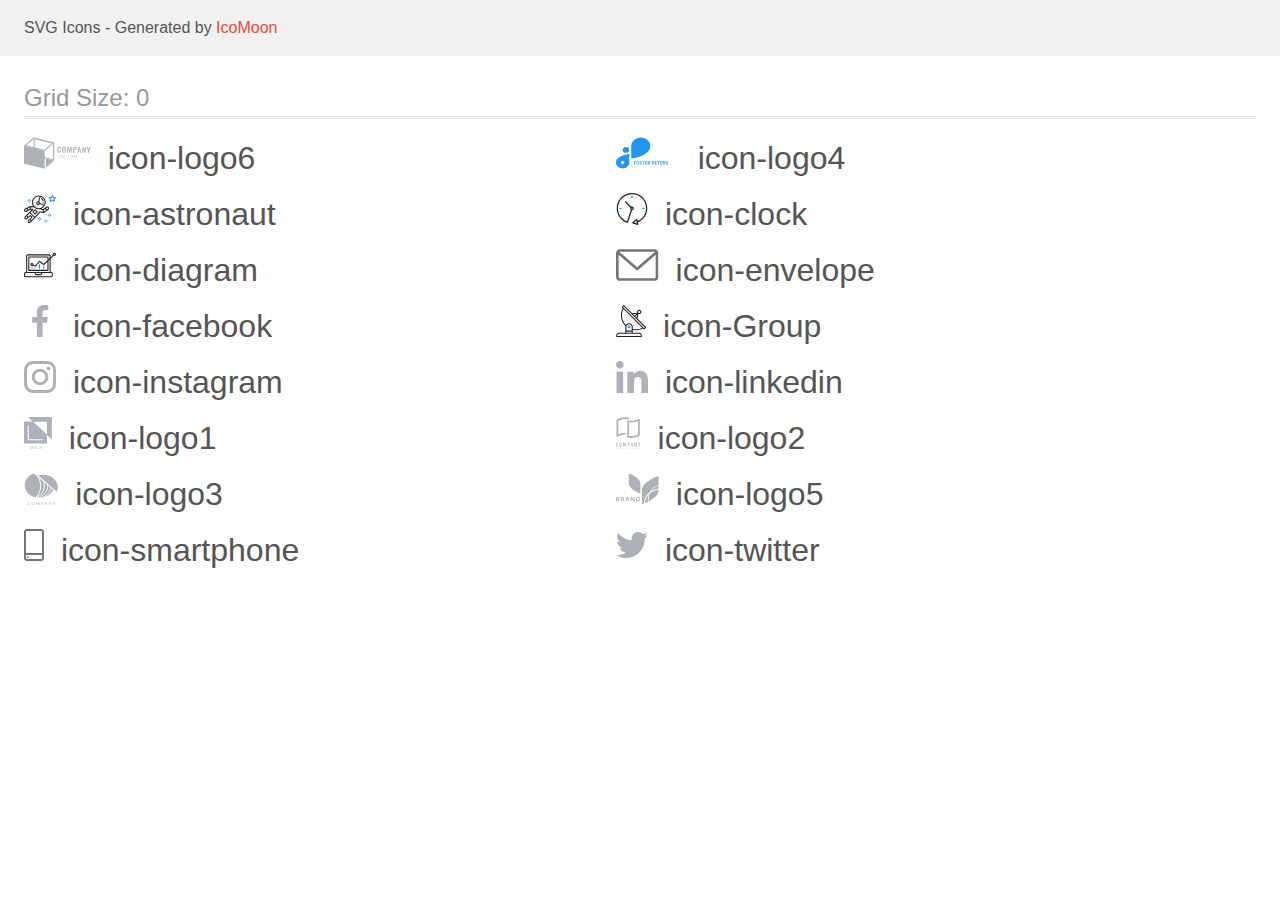
<file: images/icomoon/demo.html>
<!doctype html>
<html>
<head>
    <title>IcoMoon - SVG Icons</title>
    <meta charset="utf-8">
    <meta name="viewport" content="width=device-width, initial-scale=1">
    <link rel="stylesheet" href="demo-files/demo.css">
    <link rel="stylesheet" href="style.css">
</head>
<body>
<svg aria-hidden="true" style="position: absolute; width: 0; height: 0; overflow: hidden;" version="1.1" xmlns="http://www.w3.org/2000/svg" xmlns:xlink="http://www.w3.org/1999/xlink">
<defs>
<symbol id="icon-logo6" viewBox="0 0 67 32">
<path fill="#afb1b8" style="fill: var(--color1, #afb1b8)" d="M33.724 15.224c-0.315-0.419-0.466-0.915-0.43-1.414v-2.050c0-0.628 0.142-1.106 0.428-1.433s0.775-0.489 1.469-0.488c0.652 0 1.115 0.139 1.389 0.417 0.299 0.355 0.444 0.789 0.411 1.226v0.482h-1.167v-0.488c0.004-0.16-0.007-0.319-0.034-0.478-0.017-0.108-0.076-0.208-0.167-0.284-0.12-0.081-0.271-0.121-0.423-0.111-0.16-0.010-0.318 0.031-0.444 0.117-0.102 0.084-0.169 0.193-0.193 0.313-0.033 0.167-0.049 0.337-0.046 0.507v2.488c-0.018 0.24 0.033 0.48 0.15 0.699 0.058 0.074 0.139 0.132 0.233 0.169s0.198 0.050 0.301 0.039c0.149 0.011 0.298-0.030 0.413-0.113 0.095-0.082 0.156-0.188 0.174-0.302 0.027-0.165 0.039-0.332 0.036-0.498v-0.505h1.167v0.461c0.033 0.456-0.109 0.909-0.403 1.289-0.268 0.305-0.725 0.457-1.396 0.457s-1.179-0.163-1.466-0.501z"></path>
<path fill="#afb1b8" style="fill: var(--color1, #afb1b8)" d="M38.583 15.245c-0.295-0.319-0.442-0.784-0.442-1.4v-2.157c0-0.609 0.147-1.070 0.442-1.383s0.788-0.469 1.478-0.467c0.686 0 1.177 0.156 1.471 0.467 0.295 0.313 0.444 0.774 0.444 1.383v2.157c0 0.609-0.15 1.076-0.449 1.397s-0.788 0.482-1.466 0.482c-0.679 0-1.181-0.163-1.478-0.48zM40.605 14.727c0.106-0.2 0.154-0.419 0.14-0.638v-2.641c0.014-0.215-0.034-0.43-0.138-0.626-0.059-0.075-0.142-0.135-0.238-0.172s-0.203-0.050-0.308-0.037c-0.105-0.013-0.212 0-0.308 0.037s-0.18 0.096-0.24 0.172c-0.106 0.195-0.154 0.41-0.14 0.626v2.653c-0.015 0.219 0.033 0.439 0.14 0.638 0.068 0.067 0.152 0.121 0.246 0.158s0.196 0.056 0.3 0.056c0.103 0 0.206-0.019 0.3-0.056s0.178-0.091 0.246-0.158v-0.012z"></path>
<path fill="#afb1b8" style="fill: var(--color1, #afb1b8)" d="M43.38 9.901h1.256l0.945 3.979 0.966-3.979h1.222l0.123 5.743h-0.904l-0.097-3.992-0.932 3.992h-0.725l-0.966-4.006-0.089 4.006h-0.913l0.114-5.743z"></path>
<path fill="#afb1b8" style="fill: var(--color1, #afb1b8)" d="M49.301 9.901h1.957c1.127 0 1.691 0.544 1.691 1.631 0 1.041-0.593 1.561-1.78 1.56h-0.667v2.553h-1.208l0.007-5.743zM50.973 12.356c0.119 0.013 0.24 0.004 0.355-0.028s0.22-0.084 0.309-0.154c0.139-0.194 0.2-0.422 0.174-0.649 0.006-0.175-0.013-0.35-0.058-0.521-0.017-0.057-0.047-0.111-0.089-0.158s-0.093-0.086-0.153-0.116c-0.168-0.069-0.353-0.101-0.539-0.092h-0.469v1.716h0.469z"></path>
<path fill="#afb1b8" style="fill: var(--color1, #afb1b8)" d="M54.691 9.901h1.297l1.331 5.743h-1.126l-0.263-1.324h-1.157l-0.271 1.324h-1.143l1.331-5.743zM55.8 13.655l-0.452-2.411-0.452 2.411h0.903z"></path>
<path fill="#afb1b8" style="fill: var(--color1, #afb1b8)" d="M58.395 9.901h0.846l1.619 3.276v-3.276h1.003v5.743h-0.804l-1.628-3.42v3.42h-1.036l0.002-5.743z"></path>
<path fill="#afb1b8" style="fill: var(--color1, #afb1b8)" d="M64.209 13.455l-1.346-3.546h1.133l0.821 2.277 0.771-2.277h1.109l-1.329 3.546v2.19h-1.16v-2.19z"></path>
<path fill="#afb1b8" style="fill: var(--color1, #afb1b8)" d="M35.589 18.156v0.3h-0.986v2.334h-0.413v-2.334h-0.99v-0.3h2.389z"></path>
<path fill="#afb1b8" style="fill: var(--color1, #afb1b8)" d="M38.679 20.79h-0.319c-0.032 0.002-0.064-0.007-0.089-0.025-0.024-0.015-0.043-0.036-0.053-0.060l-0.285-0.626h-1.367l-0.285 0.626c-0.008 0.026-0.023 0.050-0.044 0.071-0.025 0.017-0.057 0.026-0.089 0.025h-0.319l1.208-2.634h0.42l1.222 2.624zM36.679 19.812h1.14l-0.483-1.072c-0.036-0.081-0.066-0.164-0.089-0.248-0.017 0.050-0.031 0.098-0.046 0.14l-0.044 0.11-0.478 1.070z"></path>
<path fill="#afb1b8" style="fill: var(--color1, #afb1b8)" d="M40.762 20.532c0.076 0.003 0.151 0.003 0.227 0 0.065-0.006 0.13-0.016 0.193-0.031 0.059-0.013 0.117-0.029 0.174-0.048 0.053-0.019 0.106-0.042 0.162-0.065v-0.592h-0.483c-0.012 0.001-0.024-0.001-0.035-0.005s-0.021-0.009-0.030-0.016c-0.008-0.006-0.014-0.013-0.018-0.022s-0.006-0.017-0.006-0.026v-0.202h0.937v1.010c-0.077 0.047-0.157 0.089-0.242 0.125-0.086 0.037-0.176 0.067-0.268 0.090-0.099 0.025-0.2 0.043-0.302 0.054-0.117 0.011-0.235 0.017-0.353 0.017-0.208 0.002-0.415-0.032-0.609-0.098-0.181-0.063-0.345-0.156-0.483-0.275-0.134-0.12-0.24-0.262-0.312-0.417-0.076-0.175-0.114-0.36-0.111-0.547-0.003-0.188 0.034-0.374 0.109-0.551 0.069-0.156 0.176-0.298 0.312-0.417 0.138-0.119 0.302-0.212 0.483-0.273 0.207-0.067 0.426-0.1 0.647-0.098 0.112-0 0.225 0.008 0.336 0.023 0.098 0.014 0.195 0.036 0.288 0.067 0.084 0.027 0.165 0.062 0.242 0.104 0.074 0.041 0.144 0.087 0.21 0.138l-0.116 0.163c-0.009 0.015-0.023 0.027-0.039 0.036s-0.036 0.014-0.055 0.014c-0.027-0.001-0.053-0.008-0.075-0.021-0.036-0.017-0.075-0.038-0.118-0.063-0.051-0.028-0.106-0.052-0.162-0.071-0.072-0.025-0.146-0.044-0.222-0.058-0.101-0.016-0.204-0.024-0.307-0.023-0.159-0.002-0.318 0.023-0.466 0.073-0.134 0.047-0.256 0.118-0.355 0.209-0.1 0.095-0.177 0.206-0.225 0.328-0.108 0.285-0.108 0.593 0 0.878 0.053 0.124 0.135 0.237 0.242 0.332 0.099 0.090 0.219 0.162 0.353 0.209 0.154 0.046 0.316 0.063 0.478 0.052z"></path>
<path fill="#afb1b8" style="fill: var(--color1, #afb1b8)" d="M44.612 20.49h1.319v0.3h-1.722v-2.634h0.413l-0.010 2.334z"></path>
<path fill="#afb1b8" style="fill: var(--color1, #afb1b8)" d="M47.304 20.79h-0.413v-2.634h0.413v2.634z"></path>
<path fill="#afb1b8" style="fill: var(--color1, #afb1b8)" d="M48.84 18.168c0.025 0.012 0.046 0.028 0.063 0.048l1.766 1.986c-0.002-0.031-0.002-0.063 0-0.094 0-0.029 0-0.058 0-0.085v-1.877h0.36v2.645h-0.208c-0.031 0.002-0.062-0.003-0.089-0.015-0.025-0.013-0.047-0.030-0.065-0.050l-1.764-1.984c0 0.031 0 0.061 0 0.090s0 0.056 0 0.081v1.877h-0.345v-2.634h0.215c0.023 0 0.046 0.004 0.068 0.012z"></path>
<path fill="#afb1b8" style="fill: var(--color1, #afb1b8)" d="M54.070 18.156v0.29h-1.464v0.87h1.186v0.279h-1.186v0.899h1.464v0.29h-1.889v-2.628h1.889z"></path>
<path fill="#afb1b8" style="fill: var(--color1, #afb1b8)" d="M10.782 1.888l18.343 4.497v15.757l-18.343-4.494v-15.759zM9.605 0.545v17.867l20.694 5.074v-17.865l-20.694-5.076z"></path>
<path fill="#afb1b8" style="fill: var(--color1, #afb1b8)" d="M20.696 31.781l-20.696-5.079v-17.866l20.696 5.076v17.868z"></path>
<path fill="#afb1b8" style="fill: var(--color1, #afb1b8)" d="M9.948 1.686l18.104 4.44-7.699 6.649-18.106-4.442 7.702-6.647zM9.605 0.545l-9.605 8.292 20.696 5.076 9.603-8.292-20.694-5.076z"></path>
<path fill="#afb1b8" style="fill: var(--color1, #afb1b8)" d="M21.861 30.776l8.438-7.287-8.438-2.071v9.358z"></path>
</symbol>
<symbol id="icon-logo4" viewBox="0 0 65 32">
<path fill="#2196f3" style="fill: var(--color2, #2196f3)" d="M10.016 9.983h-0.002c-1.827 0-3.308 1.316-3.308 2.94v0.002c0 1.624 1.481 2.94 3.308 2.94h0.002c1.827 0 3.308-1.316 3.308-2.94v-0.002c0-1.624-1.481-2.94-3.308-2.94z"></path>
<path fill="#2196f3" style="fill: var(--color2, #2196f3)" d="M34.434 9.043c-0.005-2.255-1.015-4.417-2.81-6.012s-4.226-2.493-6.764-2.498v0c-2.538 0.004-4.972 0.902-6.767 2.497s-2.806 3.757-2.811 6.013v0 12.436c0 0 19.149-1.895 19.151-12.434v-0.002z"></path>
<path fill="#2196f3" style="fill: var(--color2, #2196f3)" d="M0 25.562c0.005 1.569 0.708 3.073 1.956 4.183s2.94 1.735 4.706 1.74v0c1.765-0.005 3.457-0.63 4.705-1.739s1.952-2.613 1.957-4.182v0-8.654c0 0-13.325 1.32-13.325 8.652zM6.662 27.112c-0.345 0-0.682-0.091-0.969-0.261s-0.511-0.413-0.643-0.696c-0.132-0.283-0.167-0.595-0.099-0.896s0.233-0.577 0.477-0.794 0.555-0.364 0.893-0.424c0.338-0.060 0.689-0.029 1.008 0.088s0.591 0.316 0.783 0.571c0.192 0.255 0.294 0.555 0.294 0.861 0.001 0.204-0.044 0.406-0.131 0.595s-0.216 0.36-0.378 0.505c-0.162 0.145-0.355 0.259-0.567 0.338s-0.439 0.119-0.669 0.119v-0.006z"></path>
<path fill="#2196f3" style="fill: var(--color2, #2196f3)" d="M20.128 26.258h-1.286v1.328h-0.67v-3.25h2.116v0.542h-1.446v0.839h1.286v0.54zM23.346 26.035c0 0.32-0.057 0.6-0.17 0.842s-0.275 0.427-0.487 0.558c-0.21 0.131-0.451 0.196-0.723 0.196-0.269 0-0.51-0.065-0.721-0.194s-0.375-0.314-0.491-0.554c-0.116-0.241-0.175-0.518-0.176-0.83v-0.161c0-0.32 0.057-0.601 0.172-0.844 0.116-0.244 0.279-0.431 0.489-0.56 0.211-0.131 0.452-0.196 0.723-0.196s0.511 0.065 0.721 0.196c0.211 0.129 0.374 0.316 0.489 0.56 0.116 0.242 0.174 0.523 0.174 0.841v0.145zM22.668 25.888c0-0.341-0.061-0.6-0.183-0.777s-0.296-0.266-0.522-0.266c-0.225 0-0.398 0.088-0.52 0.263-0.122 0.174-0.184 0.43-0.185 0.768v0.158c0 0.332 0.061 0.589 0.183 0.772s0.298 0.275 0.527 0.275c0.225 0 0.397-0.088 0.518-0.263 0.121-0.177 0.182-0.434 0.183-0.772v-0.158zM25.518 26.734c0-0.126-0.045-0.223-0.134-0.29-0.089-0.068-0.25-0.14-0.482-0.214-0.232-0.076-0.416-0.15-0.551-0.223-0.369-0.199-0.554-0.468-0.554-0.806 0-0.176 0.049-0.332 0.147-0.469 0.1-0.138 0.242-0.246 0.426-0.324 0.186-0.077 0.394-0.116 0.625-0.116 0.232 0 0.439 0.042 0.621 0.127 0.181 0.083 0.322 0.202 0.422 0.355 0.101 0.153 0.152 0.327 0.152 0.522h-0.67c0-0.149-0.047-0.264-0.141-0.346-0.094-0.083-0.225-0.125-0.395-0.125-0.164 0-0.291 0.035-0.382 0.105-0.091 0.068-0.136 0.159-0.136 0.272 0 0.106 0.053 0.194 0.158 0.266 0.107 0.071 0.264 0.138 0.471 0.201 0.381 0.115 0.659 0.257 0.833 0.426s0.261 0.381 0.261 0.634c0 0.281-0.106 0.502-0.319 0.663-0.213 0.159-0.499 0.239-0.859 0.239-0.25 0-0.478-0.045-0.683-0.136-0.205-0.092-0.362-0.218-0.471-0.377-0.107-0.159-0.161-0.344-0.161-0.554h0.672c0 0.359 0.214 0.538 0.643 0.538 0.159 0 0.284-0.032 0.373-0.096 0.089-0.065 0.134-0.156 0.134-0.272zM29.092 24.879h-0.996v2.708h-0.67v-2.708h-0.982v-0.542h2.647v0.542zM31.431 26.178h-1.286v0.871h1.509v0.538h-2.179v-3.25h2.174v0.542h-1.504v0.775h1.286v0.525zM33.251 26.396h-0.533v1.19h-0.67v-3.25h1.208c0.384 0 0.68 0.086 0.888 0.257s0.312 0.413 0.312 0.725c0 0.222-0.048 0.407-0.145 0.556-0.095 0.147-0.24 0.265-0.435 0.353l0.703 1.328v0.031h-0.719l-0.609-1.19zM32.717 25.854h0.54c0.168 0 0.298-0.042 0.391-0.127 0.092-0.086 0.138-0.205 0.138-0.355 0-0.153-0.044-0.274-0.132-0.362-0.086-0.088-0.219-0.132-0.4-0.132h-0.538v0.975zM36.775 26.441v1.145h-0.67v-3.25h1.268c0.244 0 0.458 0.045 0.643 0.134 0.186 0.089 0.329 0.216 0.429 0.382 0.1 0.164 0.15 0.35 0.15 0.56 0 0.318-0.109 0.57-0.328 0.754-0.217 0.183-0.519 0.275-0.904 0.275h-0.587zM36.775 25.899h0.598c0.177 0 0.312-0.042 0.404-0.125 0.094-0.083 0.141-0.202 0.141-0.357 0-0.159-0.047-0.288-0.141-0.386s-0.223-0.149-0.388-0.152h-0.614v1.020zM41.012 26.178h-1.286v0.871h1.509v0.538h-2.179v-3.25h2.174v0.542h-1.504v0.775h1.286v0.525zM44.119 24.879h-0.995v2.708h-0.67v-2.708h-0.982v-0.542h2.647v0.542zM46.458 26.178h-1.286v0.871h1.509v0.538h-2.178v-3.25h2.174v0.542h-1.504v0.775h1.286v0.525zM48.277 26.396h-0.533v1.19h-0.67v-3.25h1.208c0.384 0 0.68 0.086 0.888 0.257s0.313 0.413 0.313 0.725c0 0.222-0.048 0.407-0.145 0.556-0.095 0.147-0.24 0.265-0.435 0.353l0.703 1.328v0.031h-0.719l-0.609-1.19zM47.744 25.854h0.54c0.168 0 0.298-0.042 0.391-0.127 0.092-0.086 0.138-0.205 0.138-0.355 0-0.153-0.044-0.274-0.132-0.362-0.086-0.088-0.219-0.132-0.4-0.132h-0.538v0.975zM51.679 26.734c0-0.126-0.045-0.223-0.134-0.29-0.089-0.068-0.25-0.14-0.482-0.214-0.232-0.076-0.416-0.15-0.551-0.223-0.369-0.199-0.554-0.468-0.554-0.806 0-0.176 0.049-0.332 0.147-0.469 0.1-0.138 0.242-0.246 0.426-0.324 0.186-0.077 0.394-0.116 0.625-0.116 0.232 0 0.439 0.042 0.621 0.127 0.182 0.083 0.322 0.202 0.422 0.355 0.101 0.153 0.152 0.327 0.152 0.522h-0.67c0-0.149-0.047-0.264-0.141-0.346-0.094-0.083-0.225-0.125-0.395-0.125-0.164 0-0.291 0.035-0.382 0.105-0.091 0.068-0.136 0.159-0.136 0.272 0 0.106 0.053 0.194 0.158 0.266 0.107 0.071 0.264 0.138 0.471 0.201 0.381 0.115 0.658 0.257 0.833 0.426s0.261 0.381 0.261 0.634c0 0.281-0.106 0.502-0.319 0.663-0.213 0.159-0.499 0.239-0.859 0.239-0.25 0-0.478-0.045-0.683-0.136-0.205-0.092-0.362-0.218-0.471-0.377-0.107-0.159-0.161-0.344-0.161-0.554h0.672c0 0.359 0.214 0.538 0.643 0.538 0.159 0 0.283-0.032 0.373-0.096 0.089-0.065 0.134-0.156 0.134-0.272z"></path>
</symbol>
<symbol id="icon-astronaut" viewBox="0 0 32 32">
<path fill="#2196f3" style="fill: var(--color2, #2196f3)" d="M31.974 4.524c-0.063-0.193-0.229-0.333-0.43-0.363l-1.91-0.278-0.855-1.731c-0.179-0.365-0.777-0.365-0.956 0l-0.855 1.731-1.91 0.278c-0.201 0.029-0.367 0.17-0.431 0.363-0.062 0.193-0.011 0.405 0.135 0.547l1.383 1.348-0.326 1.903c-0.034 0.2 0.048 0.402 0.212 0.522 0.166 0.121 0.382 0.135 0.562 0.040l1.709-0.899 1.709 0.899c0.078 0.041 0.164 0.061 0.249 0.061 0.11 0 0.221-0.034 0.314-0.102 0.164-0.119 0.246-0.322 0.212-0.522l-0.326-1.903 1.383-1.348c0.145-0.142 0.197-0.354 0.135-0.547zM29.511 5.851c-0.125 0.122-0.183 0.299-0.153 0.472l0.191 1.114-1-0.526c-0.078-0.041-0.163-0.061-0.249-0.061s-0.17 0.020-0.249 0.061l-1.001 0.526 0.191-1.114c0.030-0.173-0.028-0.349-0.153-0.472l-0.81-0.789 1.119-0.163c0.174-0.025 0.324-0.134 0.402-0.292l0.5-1.013 0.5 1.013c0.078 0.157 0.228 0.267 0.402 0.292l1.119 0.163-0.809 0.789z"></path>
<path fill="#2196f3" style="fill: var(--color2, #2196f3)" d="M26.134 20.522h-1.067v1.067h1.067v-1.067z"></path>
<path fill="#2196f3" style="fill: var(--color2, #2196f3)" d="M26.134 22.656h-1.067v1.067h1.067v-1.067z"></path>
<path fill="#2196f3" style="fill: var(--color2, #2196f3)" d="M27.2 21.589h-1.067v1.067h1.067v-1.067z"></path>
<path fill="#2196f3" style="fill: var(--color2, #2196f3)" d="M25.067 21.589h-1.067v1.067h1.067v-1.067z"></path>
<path fill="#2196f3" style="fill: var(--color2, #2196f3)" d="M22.4 26.389h-1.067v1.067h1.067v-1.067z"></path>
<path fill="#2196f3" style="fill: var(--color2, #2196f3)" d="M22.4 28.522h-1.067v1.067h1.067v-1.067z"></path>
<path fill="#2196f3" style="fill: var(--color2, #2196f3)" d="M23.467 27.456h-1.067v1.067h1.067v-1.067z"></path>
<path fill="#2196f3" style="fill: var(--color2, #2196f3)" d="M21.333 27.456h-1.067v1.067h1.067v-1.067z"></path>
<path fill="#2196f3" style="fill: var(--color2, #2196f3)" d="M16 24.256h-1.067v1.067h1.067v-1.067z"></path>
<path fill="#2196f3" style="fill: var(--color2, #2196f3)" d="M16 26.389h-1.067v1.067h1.067v-1.067z"></path>
<path fill="#2196f3" style="fill: var(--color2, #2196f3)" d="M17.067 25.322h-1.067v1.067h1.067v-1.067z"></path>
<path fill="#2196f3" style="fill: var(--color2, #2196f3)" d="M14.933 25.322h-1.067v1.067h1.067v-1.067z"></path>
<path fill="#2196f3" style="fill: var(--color2, #2196f3)" d="M5.867 6.122h-1.067v1.067h1.067v-1.067z"></path>
<path fill="#2196f3" style="fill: var(--color2, #2196f3)" d="M5.867 8.255h-1.067v1.067h1.067v-1.067z"></path>
<path fill="#2196f3" style="fill: var(--color2, #2196f3)" d="M6.933 7.189h-1.067v1.067h1.067v-1.067z"></path>
<path fill="#2196f3" style="fill: var(--color2, #2196f3)" d="M4.8 7.189h-1.067v1.067h1.067v-1.067z"></path>
<path fill="#212121" style="fill: var(--color3, #212121)" d="M24.715 14.159c-0.287-0.388-0.709-0.637-1.188-0.705-0.481-0.068-0.956 0.058-1.34 0.352l-1.252 0.96-1.898 1.417-1.358-0.541c2.421-1.086 4.114-3.508 4.114-6.32 0-3.823-3.123-6.933-6.961-6.933s-6.961 3.11-6.961 6.933c0 1.386 0.414 2.674 1.12 3.758l-2.764-0.024c-0.002 0-0.003 0-0.005 0-0.009 0-0.015 0.004-0.023 0.005-0.053 0.002-0.105 0.013-0.155 0.031-0.013 0.005-0.026 0.008-0.038 0.013-0.006 0.003-0.013 0.003-0.019 0.006l-3.233 1.596c-0.001 0-0.001 0-0.001 0.001l-1.893 0.911c-0.021 0.009-0.042 0.021-0.063 0.035-0.755 0.502-1.012 1.489-0.598 2.295 0.22 0.429 0.595 0.745 1.056 0.889 0.178 0.055 0.359 0.083 0.539 0.083 0.29 0 0.577-0.071 0.839-0.211l1.388-0.738 2.264-1.169 1.357-0.008-5.442 5.416c-0.001 0.001-0.001 0.001-0.002 0.001l-1.339 1.333c-0.316 0.315-0.49 0.732-0.49 1.178s0.174 0.863 0.49 1.179c0.325 0.323 0.752 0.485 1.179 0.485s0.854-0.162 1.18-0.485l1.314-1.309 1.741-1.3 0.901 0.897-1.762 1.754c-0 0.001-0.001 0.001-0.002 0.001l-1.339 1.333c-0.316 0.315-0.49 0.732-0.49 1.178s0.174 0.863 0.49 1.179c0.325 0.323 0.753 0.485 1.18 0.485s0.855-0.162 1.18-0.485l3.482-3.467c0.001-0.001 0.001-0.001 0.001-0.002l1.010-1-0.004-0.004c0.006-0.006 0.015-0.009 0.022-0.015l5.166-5.658 3.471 0.494c0.025 0.004 0.050 0.005 0.075 0.005 0.065 0 0.127-0.015 0.187-0.038 0.018-0.006 0.033-0.015 0.050-0.023 0.019-0.010 0.039-0.015 0.058-0.027l3.213-2.133c0.012-0.008 0.018-0.021 0.029-0.029 0.013-0.010 0.029-0.014 0.041-0.026l1.271-1.191c0.662-0.62 0.753-1.635 0.212-2.362zM2.13 17.77c-0.173 0.093-0.37 0.111-0.558 0.052-0.187-0.058-0.338-0.186-0.427-0.358-0.161-0.314-0.068-0.695 0.214-0.902l1.314-0.632 0.449 1.312-0.992 0.528zM5.628 15.942l-1.548 0.8-0.439-1.283 2.027-1.001-0.040 1.484zM20.727 9.322c0 0.918-0.219 1.785-0.599 2.559l-4.181-1.899c-0.044-0.573-0.341-1.075-0.788-1.388l1.464-4.86c2.378 0.756 4.105 2.974 4.105 5.588zM8.938 9.322c0-3.235 2.644-5.867 5.894-5.867 0.253 0 0.5 0.021 0.745 0.052l-1.432 4.754c-0.019-0.001-0.037-0.006-0.057-0.006-1.033 0-1.873 0.837-1.873 1.867s0.84 1.867 1.873 1.867c0.694 0 1.294-0.383 1.618-0.945l3.862 1.755c-1.075 1.446-2.795 2.39-4.737 2.39-3.25 0-5.894-2.632-5.894-5.867zM14.894 10.122c0 0.441-0.362 0.8-0.806 0.8s-0.806-0.359-0.806-0.8c0-0.441 0.362-0.8 0.806-0.8s0.806 0.359 0.806 0.8zM2.465 25.146c-0.236 0.234-0.619 0.234-0.854 0.001-0.114-0.114-0.176-0.263-0.176-0.423s0.062-0.309 0.176-0.421l0.962-0.958 0.851 0.848-0.959 0.955zM5.679 28.88c-0.236 0.234-0.619 0.235-0.855 0.001-0.114-0.114-0.176-0.263-0.176-0.423s0.062-0.309 0.176-0.421l0.963-0.959 0.852 0.848-0.96 0.955zM9.16 25.411c-0.001 0-0.001 0-0.002 0.001l-1.765 1.76-0.852-0.848 1.763-1.755c0 0 0 0 0-0s0.001-0.001 0.002-0.001c0.040-0.040 0.065-0.088 0.090-0.135 0.007-0.014 0.020-0.026 0.026-0.040 0.017-0.041 0.019-0.085 0.026-0.129 0.003-0.025 0.014-0.047 0.014-0.073 0-0.036-0.013-0.070-0.020-0.106-0.006-0.032-0.006-0.065-0.019-0.095-0.020-0.050-0.055-0.094-0.091-0.138-0.010-0.012-0.014-0.027-0.025-0.038 0 0 0 0-0.001 0s-0.001-0.002-0.001-0.002l-1.607-1.6c-0.017-0.017-0.039-0.024-0.058-0.038-0.028-0.022-0.055-0.042-0.087-0.058-0.030-0.015-0.061-0.024-0.093-0.033-0.034-0.010-0.067-0.017-0.103-0.020-0.033-0.002-0.063 0.001-0.095 0.005-0.036 0.004-0.069 0.009-0.104 0.020-0.034 0.011-0.063 0.027-0.094 0.045-0.020 0.011-0.042 0.015-0.061 0.029l-1.773 1.324-0.901-0.897 2.399-2.386 4.361 4.289-0.928 0.919zM15.979 18.394c-0.015-0.002-0.030 0.004-0.045 0.003-0.039-0.002-0.076 0.001-0.115 0.007-0.030 0.005-0.059 0.011-0.088 0.021-0.034 0.012-0.065 0.028-0.097 0.047-0.030 0.018-0.057 0.037-0.083 0.061-0.013 0.011-0.028 0.017-0.040 0.029l-4.698 5.146-4.328-4.257 2.833-2.818c0.209-0.208 0.21-0.546 0.002-0.755-0.105-0.105-0.243-0.157-0.381-0.156v-0.001l-2.219 0.013 0.028-1.607 3.104 0.027c1.265 1.294 3.029 2.101 4.981 2.101 0.437 0 0.864-0.045 1.279-0.123 0.040 0.032 0.079 0.065 0.13 0.085l2.41 0.96 0.331 1.644-3.003-0.427zM20.020 18.572l-0.313-1.558 1.446-1.080 0.947 1.257-2.080 1.381zM23.774 15.741l-0.838 0.785-0.931-1.236 0.831-0.637c0.155-0.119 0.351-0.168 0.543-0.143 0.193 0.027 0.364 0.128 0.48 0.284 0.217 0.292 0.18 0.699-0.085 0.947z"></path>
<path fill="#212121" style="fill: var(--color3, #212121)" d="M13.602 18.544l-2.143-2.133c-0.207-0.207-0.545-0.207-0.753 0l-2.142 2.133c-0.1 0.101-0.157 0.236-0.157 0.378s0.056 0.278 0.157 0.378l2.142 2.133c0.104 0.103 0.241 0.155 0.377 0.155s0.273-0.052 0.376-0.155l2.143-2.133c0.1-0.1 0.157-0.236 0.157-0.378s-0.057-0.278-0.157-0.378zM11.083 20.303l-1.387-1.381 1.387-1.381 1.387 1.381-1.387 1.381z"></path>
<path fill="#212121" style="fill: var(--color3, #212121)" d="M17.164 5.071l-0.258 1.036c0.071 0.018 1.738 0.452 1.738 2.149h1.067c-0-2.017-1.666-2.965-2.547-3.185z"></path>
<path fill="#212121" style="fill: var(--color3, #212121)" d="M19.711 9.322h-1.067v1.067h1.067v-1.067z"></path>
</symbol>
<symbol id="icon-clock" viewBox="0 0 32 32">
<path fill="#212121" style="fill: var(--color3, #212121)" d="M31.297 15.301c-0.002-8.452-6.855-15.303-15.308-15.301s-15.303 6.855-15.301 15.308c0.001 6.658 4.307 12.551 10.649 14.576 0.061 0.019 0.124 0.029 0.187 0.029 0.121-0 0.239-0.032 0.342-0.094 0.135-0.080 0.236-0.207 0.283-0.356l3.865-12.25c1.057-0.005 1.909-0.866 1.903-1.923s-0.866-1.909-1.923-1.903c-0.284 0.001-0.565 0.067-0.82 0.191l-5.106-5.107c-0.253-0.245-0.657-0.238-0.902 0.016-0.239 0.247-0.239 0.639 0 0.886l5.103 5.109c-0.392 0.799-0.168 1.764 0.536 2.309l-3.683 11.673c-7.278-2.681-11.004-10.754-8.323-18.032s10.754-11.004 18.032-8.323 11.004 10.754 8.323 18.032c-1.31 3.556-4.001 6.431-7.462 7.973l-0.398-1.874c-0.073-0.344-0.411-0.565-0.756-0.492-0.109 0.023-0.209 0.074-0.292 0.148l-3.837 3.426c-0.263 0.234-0.287 0.637-0.052 0.9 0.076 0.085 0.174 0.149 0.283 0.184l4.899 1.563c0.335 0.108 0.694-0.077 0.802-0.412 0.034-0.106 0.040-0.219 0.017-0.328l-0.391-1.839c5.664-2.388 9.342-7.942 9.329-14.089zM15.992 14.664c0.352 0 0.638 0.286 0.638 0.638s-0.286 0.638-0.638 0.638c-0.352 0-0.638-0.285-0.638-0.638s0.285-0.638 0.638-0.638zM18.093 29.528l2.184-1.948 0.603 2.84-2.787-0.892z"></path>
<path fill="#2196f3" style="fill: var(--color2, #2196f3)" d="M15.354 3.185v1.275c0 0.352 0.285 0.638 0.638 0.638s0.638-0.285 0.638-0.638v-1.275c0-0.352-0.286-0.638-0.638-0.638s-0.638 0.286-0.638 0.638z"></path>
<path fill="#2196f3" style="fill: var(--color2, #2196f3)" d="M3.876 14.664c-0.352 0-0.638 0.286-0.638 0.638s0.285 0.638 0.638 0.638h1.275c0.352 0 0.638-0.285 0.638-0.638s-0.285-0.638-0.638-0.638h-1.275z"></path>
<path fill="#2196f3" style="fill: var(--color2, #2196f3)" d="M28.108 15.939c0.352 0 0.638-0.285 0.638-0.638s-0.285-0.638-0.638-0.638h-1.275c-0.352 0-0.638 0.286-0.638 0.638s0.286 0.638 0.638 0.638h1.275z"></path>
</symbol>
<symbol id="icon-diagram" viewBox="0 0 32 32">
<path fill="#2196f3" style="fill: var(--color2, #2196f3)" d="M14.926 14.965h1.066v4.798h-1.066v-4.797z"></path>
<path fill="#2196f3" style="fill: var(--color2, #2196f3)" d="M19.19 17.097h1.066v2.665h-1.066v-2.665z"></path>
<path fill="#2196f3" style="fill: var(--color2, #2196f3)" d="M10.661 18.696h1.066v1.066h-1.066v-1.066z"></path>
<path fill="#2196f3" style="fill: var(--color2, #2196f3)" d="M7.463 18.163h1.066v1.599h-1.066v-1.599z"></path>
<path fill="#212121" style="fill: var(--color3, #212121)" d="M1.599 28.291h25.587c0.883 0 1.599-0.716 1.599-1.599v-2.132c0-0.883-0.716-1.599-1.599-1.599h-0.533v-13.293l3.028-2.868c0.703 0.346 1.553 0.136 2.013-0.499s0.396-1.508-0.152-2.068-1.42-0.644-2.065-0.198c-0.644 0.446-0.873 1.292-0.542 2.002l-2.281 2.163v-1.23c0-0.883-0.716-1.599-1.599-1.599h-21.322c-0.883 0-1.599 0.716-1.599 1.599v15.992h-0.533c-0.883 0-1.599 0.716-1.599 1.599v2.132c0 0.883 0.716 1.599 1.599 1.599zM30.384 4.837c0.294 0 0.533 0.239 0.533 0.533s-0.239 0.533-0.533 0.533c-0.294 0-0.533-0.239-0.533-0.533s0.239-0.533 0.533-0.533zM3.198 6.969c0-0.294 0.239-0.533 0.533-0.533h21.322c0.294 0 0.533 0.239 0.533 0.533v2.239l-1.066 1.013v-2.186c0-0.294-0.239-0.533-0.533-0.533h-19.19c-0.294 0-0.533 0.239-0.533 0.533v13.326c0 0.294 0.239 0.533 0.533 0.533h19.19c0.294 0 0.533-0.239 0.533-0.533v-9.674l1.066-1.010v12.284h-22.388v-15.992zM7.996 13.899c-0.721-0.002-1.354 0.478-1.546 1.174s0.105 1.433 0.725 1.801c0.62 0.368 1.41 0.276 1.928-0.226l1.853 0.93c0.215 0.108 0.476 0.057 0.636-0.123l3.939-4.431 3.872 2.901c0.208 0.156 0.498 0.139 0.686-0.039l3.365-3.188v8.131h-18.124v-12.26h18.124v2.66l-3.771 3.572-3.904-2.927c-0.222-0.166-0.534-0.135-0.718 0.072l-3.993 4.493-1.493-0.746c0.011-0.064 0.018-0.129 0.020-0.193 0-0.883-0.716-1.599-1.599-1.599zM8.529 15.498c0 0.294-0.239 0.533-0.533 0.533s-0.533-0.239-0.533-0.533c0-0.294 0.239-0.533 0.533-0.533s0.533 0.239 0.533 0.533zM11.727 24.027h5.331v0.533c0 0.294-0.239 0.533-0.533 0.533h-4.264c-0.294 0-0.533-0.239-0.533-0.533v-0.533zM1.066 24.56c0-0.294 0.239-0.533 0.533-0.533h9.062v0.533c0 0.883 0.716 1.599 1.599 1.599h4.264c0.883 0 1.599-0.716 1.599-1.599v-0.533h9.062c0.294 0 0.533 0.239 0.533 0.533v2.132c0 0.294-0.239 0.533-0.533 0.533h-25.587c-0.294 0-0.533-0.239-0.533-0.533v-2.132z"></path>
</symbol>
<symbol id="icon-envelope" viewBox="0 0 43 32">
<path fill="#757575" style="fill: var(--color4, #757575)" d="M38.667 0h-34.667c-2.206 0-4 1.794-4 4v24c0 2.206 1.794 4 4 4h34.667c2.206 0 4-1.794 4-4v-24c0-2.206-1.794-4-4-4zM38.667 2.667c0.181 0 0.353 0.038 0.511 0.103l-17.844 15.466-17.844-15.466c0.158-0.066 0.33-0.103 0.511-0.103h34.667zM38.667 29.333h-34.667c-0.736 0-1.333-0.598-1.333-1.333v-22.413l17.793 15.421c0.251 0.217 0.563 0.326 0.874 0.326s0.622-0.108 0.874-0.326l17.793-15.421v22.413c0 0.736-0.598 1.333-1.333 1.333z"></path>
</symbol>
<symbol id="icon-facebook" viewBox="0 0 32 32">
<path fill="#afb1b8" style="fill: var(--color1, #afb1b8)" d="M21.329 5.313h2.921v-5.088c-0.504-0.069-2.237-0.225-4.256-0.225-4.212 0-7.097 2.649-7.097 7.519v4.481h-4.648v5.688h4.648v14.312h5.699v-14.311h4.46l0.708-5.688h-5.169v-3.919c0.001-1.644 0.444-2.769 2.735-2.769z"></path>
</symbol>
<symbol id="icon-Group" viewBox="0 0 30 32">
<path fill="#212121" style="fill: var(--color3, #212121)" d="M29.859 22.098l-8.443-8.505 0.937-4.615c0.242 0.094 0.499 0.144 0.758 0.146h0.006c1.192 0.014 2.17-0.941 2.184-2.133s-0.941-2.17-2.133-2.184c-1.192-0.014-2.17 0.941-2.184 2.133-0.003 0.255 0.039 0.509 0.125 0.749l-4.96 0.605-8.091-8.133c-0.099-0.101-0.235-0.159-0.377-0.16-0.14 0.001-0.274 0.056-0.373 0.155l-1.513 1.504c-0.208 0.208-0.208 0.546 0 0.754l0.814 0.826c-3.153 5.798-2.129 12.978 2.519 17.663 0.043 0.041 0.092 0.074 0.146 0.098-0.034 0.18-0.051 0.364-0.052 0.547v6.187h-6.4c-1.472 0.002-2.665 1.195-2.667 2.667v1.067c0 0.295 0.239 0.533 0.533 0.533h24.533c0.295 0 0.533-0.239 0.533-0.533v-1.067c-0.002-1.472-1.195-2.665-2.667-2.667h-6.4v-2.742c1.003 0.21 2.024 0.317 3.049 0.32 2.458-0.003 4.877-0.615 7.040-1.783l0.818 0.823c0.099 0.101 0.235 0.159 0.377 0.16 0.14-0.001 0.274-0.056 0.373-0.155l1.513-1.504c0.208-0.208 0.208-0.546 0-0.754zM22.366 6.233c0.418-0.415 1.093-0.414 1.508 0.004s0.414 1.093-0.004 1.508c-0.2 0.199-0.47 0.31-0.752 0.31h-0.003c-0.589-0.003-1.064-0.483-1.061-1.072 0.002-0.282 0.115-0.552 0.314-0.751h-0.002zM21.11 9.738l-0.598 2.946-1.175-1.182 1.774-1.763zM20.504 8.836l-1.92 1.909-1.485-1.493 3.405-0.415zM23.090 28.8c0.884 0 1.6 0.716 1.6 1.6v0.533h-23.467v-0.533c0-0.884 0.716-1.6 1.6-1.6h20.267zM15.623 26.667v1.067h-5.333v-1.067h5.333zM10.29 25.6v-4.053c0-1.294 1.196-2.347 2.667-2.347s2.667 1.053 2.667 2.347v4.053h-5.333zM16.69 23.904v-2.357c0-1.882-1.675-3.413-3.733-3.413-1.331-0.020-2.576 0.657-3.281 1.786-4.058-4.274-4.971-10.645-2.279-15.887l18.602 18.708c-2.872 1.461-6.165 1.873-9.309 1.163zM27.979 23.22l-21.057-21.181 0.755-0.752 7.935 7.98c0.004 0 0.006 0.007 0.010 0.010l13.115 13.191-0.757 0.752z"></path>
<path fill="#2196f3" style="fill: var(--color2, #2196f3)" d="M12.961 20.267h-0.005c-0.884-0.001-1.601 0.714-1.602 1.598s0.714 1.601 1.598 1.602h0.005c0.884 0.001 1.601-0.714 1.602-1.598s-0.714-1.601-1.598-1.602zM13.335 22.245c-0.1 0.1-0.236 0.156-0.378 0.155-0.295-0.002-0.532-0.242-0.531-0.536 0.001-0.141 0.057-0.276 0.157-0.375s0.233-0.154 0.373-0.155c0.295 0.002 0.532 0.241 0.53 0.536-0.001 0.141-0.057 0.276-0.157 0.375h0.005z"></path>
</symbol>
<symbol id="icon-instagram" viewBox="0 0 32 32">
<path fill="#afb1b8" style="fill: var(--color1, #afb1b8)" d="M31.969 9.408c-0.075-1.7-0.35-2.869-0.744-3.882-0.406-1.075-1.032-2.038-1.851-2.838-0.8-0.813-1.769-1.444-2.832-1.844-1.019-0.394-2.182-0.669-3.882-0.744-1.713-0.081-2.257-0.1-6.601-0.1s-4.888 0.019-6.595 0.094c-1.7 0.075-2.869 0.35-3.882 0.744-1.075 0.406-2.038 1.031-2.838 1.85-0.813 0.8-1.444 1.769-1.844 2.832-0.394 1.019-0.669 2.182-0.744 3.882-0.081 1.713-0.1 2.257-0.1 6.601s0.019 4.888 0.094 6.595c0.075 1.7 0.35 2.869 0.744 3.882 0.406 1.075 1.038 2.038 1.85 2.838 0.8 0.813 1.769 1.444 2.832 1.844 1.019 0.394 2.182 0.669 3.882 0.744 1.706 0.075 2.25 0.094 6.595 0.094s4.888-0.019 6.595-0.094c1.7-0.075 2.869-0.35 3.882-0.744 2.151-0.832 3.851-2.532 4.682-4.682 0.394-1.019 0.669-2.182 0.744-3.882 0.075-1.707 0.094-2.251 0.094-6.595s-0.006-4.888-0.081-6.595zM29.087 22.473c-0.069 1.563-0.331 2.407-0.55 2.969-0.538 1.394-1.644 2.5-3.038 3.038-0.563 0.219-1.413 0.481-2.969 0.55-1.688 0.075-2.194 0.094-6.464 0.094s-4.782-0.019-6.464-0.094c-1.563-0.069-2.407-0.331-2.969-0.55-0.694-0.256-1.325-0.663-1.838-1.194-0.531-0.519-0.938-1.144-1.194-1.838-0.219-0.563-0.481-1.413-0.55-2.969-0.075-1.688-0.094-2.194-0.094-6.464s0.019-4.782 0.094-6.464c0.069-1.563 0.331-2.407 0.55-2.969 0.256-0.694 0.663-1.325 1.2-1.838 0.519-0.531 1.144-0.938 1.838-1.194 0.563-0.219 1.413-0.481 2.969-0.55 1.688-0.075 2.194-0.094 6.464-0.094 4.276 0 4.782 0.019 6.464 0.094 1.563 0.069 2.407 0.331 2.969 0.55 0.694 0.256 1.325 0.662 1.838 1.194 0.531 0.519 0.938 1.144 1.194 1.838 0.219 0.563 0.481 1.413 0.55 2.969 0.075 1.688 0.094 2.194 0.094 6.464s-0.019 4.77-0.094 6.458z"></path>
<path fill="#afb1b8" style="fill: var(--color1, #afb1b8)" d="M16.059 7.783c-4.538 0-8.22 3.682-8.22 8.22s3.682 8.22 8.22 8.22c4.539 0 8.22-3.682 8.22-8.22s-3.682-8.22-8.22-8.22zM16.059 21.335c-2.944 0-5.332-2.388-5.332-5.332s2.388-5.332 5.332-5.332c2.944 0 5.332 2.388 5.332 5.332s-2.388 5.332-5.332 5.332z"></path>
<path fill="#afb1b8" style="fill: var(--color1, #afb1b8)" d="M26.524 7.458c0 1.060-0.859 1.919-1.919 1.919s-1.919-0.859-1.919-1.919c0-1.060 0.859-1.919 1.919-1.919s1.919 0.859 1.919 1.919z"></path>
</symbol>
<symbol id="icon-linkedin" viewBox="0 0 32 32">
<path fill="#afb1b8" style="fill: var(--color1, #afb1b8)" d="M31.992 32v-0.001h0.008v-11.736c0-5.741-1.236-10.164-7.948-10.164-3.227 0-5.392 1.771-6.276 3.449h-0.093v-2.913h-6.364v21.364h6.627v-10.579c0-2.785 0.528-5.479 3.977-5.479 3.399 0 3.449 3.179 3.449 5.657v10.401h6.62z"></path>
<path fill="#afb1b8" style="fill: var(--color1, #afb1b8)" d="M0.528 10.636h6.635v21.364h-6.635v-21.364z"></path>
<path fill="#afb1b8" style="fill: var(--color1, #afb1b8)" d="M3.843 0c-2.121 0-3.843 1.721-3.843 3.843s1.721 3.879 3.843 3.879c2.121 0 3.843-1.757 3.843-3.879-0.001-2.121-1.723-3.843-3.843-3.843v0z"></path>
</symbol>
<symbol id="icon-logo1" viewBox="0 0 28 32">
<path fill="#afb1b8" style="fill: var(--color1, #afb1b8)" d="M4.085 0l4.771 4.517-8.856-0.005v21.915h23.149v-8.379l4.766 4.512v-22.559h-23.83zM22.939 17.517l-13.528-12.807h13.528v12.807zM18.739 23.221h-15.076v-14.739h1.066v13.741h14.010v0.998zM7.223 29.344l-0.557 1.147-0.557-1.147h-0.467l0.813 1.529v0.891h0.422v-0.891l0.811-1.529h-0.465zM7.923 31.764l0.196-0.563h0.938l0.198 0.563h0.439l-0.916-2.42h-0.377l-0.914 2.42h0.437zM8.588 29.858l0.351 1.004h-0.701l0.351-1.004zM10.805 30.804c-0.061 0.093-0.091 0.196-0.091 0.307 0 0.204 0.072 0.37 0.214 0.497 0.144 0.126 0.336 0.189 0.575 0.189s0.445-0.065 0.618-0.194l0.136 0.161h0.469l-0.356-0.421c0.14-0.191 0.209-0.435 0.209-0.733h-0.351c0 0.163-0.034 0.311-0.101 0.444l-0.467-0.552 0.165-0.12c0.116-0.084 0.2-0.168 0.251-0.253 0.051-0.085 0.076-0.178 0.076-0.279 0-0.153-0.056-0.281-0.17-0.384-0.112-0.104-0.256-0.156-0.432-0.156-0.195 0-0.35 0.055-0.465 0.166-0.115 0.11-0.173 0.259-0.173 0.449 0 0.078 0.018 0.158 0.055 0.241 0.038 0.083 0.104 0.184 0.198 0.303-0.18 0.129-0.3 0.24-0.361 0.334zM11.897 31.339c-0.119 0.091-0.246 0.136-0.382 0.136-0.121 0-0.217-0.035-0.289-0.105s-0.108-0.161-0.108-0.273c0-0.13 0.067-0.245 0.2-0.346l0.052-0.037 0.529 0.623zM11.463 30.267c-0.114-0.141-0.171-0.258-0.171-0.351 0-0.081 0.023-0.148 0.070-0.201s0.109-0.080 0.188-0.080c0.073 0 0.133 0.023 0.181 0.068 0.048 0.044 0.072 0.098 0.072 0.161 0 0.095-0.034 0.173-0.103 0.234l-0.052 0.042-0.184 0.126zM15.403 31.581c0.166-0.145 0.262-0.347 0.286-0.605h-0.419c-0.022 0.173-0.075 0.296-0.158 0.371s-0.207 0.111-0.372 0.111c-0.181 0-0.318-0.069-0.412-0.206-0.093-0.137-0.14-0.337-0.14-0.598v-0.214c0.002-0.258 0.052-0.454 0.15-0.587 0.099-0.134 0.239-0.201 0.422-0.201 0.157 0 0.277 0.039 0.357 0.116 0.082 0.076 0.133 0.202 0.153 0.376h0.419c-0.027-0.265-0.121-0.47-0.284-0.615s-0.378-0.218-0.645-0.218c-0.198 0-0.373 0.047-0.525 0.141-0.151 0.094-0.267 0.228-0.347 0.402s-0.121 0.375-0.121 0.603v0.226c0.003 0.223 0.045 0.418 0.125 0.587s0.193 0.299 0.339 0.391c0.147 0.091 0.317 0.136 0.51 0.136 0.276 0 0.497-0.072 0.663-0.216zM17.875 31.242c0.082-0.18 0.123-0.388 0.123-0.625v-0.135c-0.001-0.236-0.043-0.443-0.126-0.62-0.083-0.178-0.201-0.315-0.354-0.409-0.152-0.095-0.326-0.143-0.524-0.143s-0.372 0.048-0.525 0.145c-0.152 0.095-0.27 0.233-0.354 0.414-0.083 0.181-0.125 0.389-0.125 0.625v0.136c0.001 0.232 0.043 0.436 0.126 0.613 0.084 0.177 0.203 0.314 0.356 0.411 0.154 0.095 0.329 0.143 0.525 0.143 0.198 0 0.373-0.048 0.525-0.143 0.153-0.096 0.27-0.234 0.352-0.412zM17.424 29.874c0.102 0.143 0.153 0.349 0.153 0.617v0.126c0 0.273-0.050 0.48-0.151 0.622-0.1 0.142-0.243 0.213-0.429 0.213-0.184 0-0.328-0.073-0.432-0.218-0.103-0.145-0.155-0.351-0.155-0.617v-0.14c0.002-0.26 0.054-0.462 0.156-0.603 0.103-0.143 0.245-0.214 0.427-0.214 0.186 0 0.33 0.072 0.43 0.214z"></path>
</symbol>
<symbol id="icon-logo2" viewBox="0 0 25 32">
<path fill="#afb1b8" style="fill: var(--color1, #afb1b8)" d="M10.531 1.806h-0.084c-0.129-0.008-0.258-0.011-0.388-0.014v0h-0.28c-0.244 0-0.494 0.006-0.741 0.019-0.019-0.001-0.037-0.001-0.056 0-2.243 0.127-4.44 0.688-6.471 1.651l-0.266 0.128v13.625l0.623-0.211c0.546-0.188 1.129-0.357 1.731-0.513 1.629-0.418 3.301-0.64 4.982-0.662v1.79c-0.223 0.002-0.439 0.008-0.655 0.019h-0.051c-1.294 0.071-2.577 0.268-3.833 0.588-1.59 0.398-3.124 0.996-4.566 1.779v-17.475c1.497-0.873 3.11-1.529 4.79-1.948 1.475-0.381 2.992-0.576 4.515-0.582h0.263c0.314 0.008 0.621 0.022 0.909 0.044 0.759 0.053 1.511 0.173 2.249 0.358v1.762c-0.717-0.167-1.445-0.277-2.179-0.329-0.015-0.001-0.030-0.003-0.045-0.004-0.152-0.013-0.304-0.026-0.446-0.026zM13.633 3.607c0.391 0.030 0.796 0.044 1.205 0.044 1.601-0.006 3.195-0.21 4.747-0.609 1.589-0.4 3.123-0.998 4.564-1.781v17.163c-1.498 0.873-3.111 1.529-4.792 1.948-1.475 0.379-2.992 0.574-4.515 0.581-1.154 0.009-2.304-0.126-3.425-0.404v-17.275c0.265 0.061 0.537 0.117 0.814 0.164 0.455 0.077 0.934 0.133 1.401 0.167zM22.367 3.74l-0.623 0.21c-0.573 0.192-1.15 0.365-1.731 0.518-1.691 0.434-3.428 0.657-5.173 0.663-0.406 0-0.78-0.011-1.141-0.034l-0.497-0.033v14.017l0.427 0.038c0.395 0.034 0.803 0.052 1.214 0.052 1.374-0.006 2.743-0.183 4.074-0.527 1.096-0.275 2.162-0.658 3.184-1.144l0.266-0.128v-13.63z"></path>
<path fill="#afb1b8" style="fill: var(--color1, #afb1b8)" d="M1.684 25.977c-0.090-0.093-0.197-0.166-0.317-0.214s-0.247-0.071-0.376-0.066c-0.137-0.002-0.273 0.024-0.4 0.075-0.117 0.046-0.222 0.116-0.311 0.205s-0.156 0.196-0.201 0.313c-0.049 0.123-0.073 0.254-0.072 0.387v2.335c-0.006 0.165 0.026 0.328 0.092 0.479 0.055 0.12 0.135 0.226 0.233 0.313 0.093 0.079 0.203 0.135 0.321 0.166 0.114 0.032 0.231 0.048 0.349 0.049 0.13 0.001 0.259-0.027 0.377-0.081 0.117-0.051 0.222-0.124 0.311-0.216 0.087-0.091 0.156-0.197 0.204-0.313 0.050-0.118 0.075-0.244 0.075-0.372v-0.261h-0.61v0.208c0.002 0.071-0.010 0.142-0.036 0.208-0.020 0.050-0.050 0.095-0.089 0.131-0.038 0.031-0.081 0.053-0.128 0.067-0.041 0.014-0.084 0.021-0.128 0.022-0.054 0.006-0.11-0.002-0.16-0.024s-0.094-0.057-0.126-0.101c-0.058-0.094-0.086-0.203-0.081-0.313v-2.177c-0.004-0.121 0.022-0.241 0.075-0.349 0.032-0.049 0.077-0.089 0.129-0.114s0.112-0.034 0.17-0.027c0.053-0.002 0.105 0.009 0.152 0.032s0.089 0.057 0.12 0.099c0.068 0.090 0.104 0.2 0.101 0.313v0.202h0.604v-0.238c0.001-0.14-0.024-0.278-0.075-0.408-0.045-0.122-0.114-0.234-0.204-0.329z"></path>
<path fill="#afb1b8" style="fill: var(--color1, #afb1b8)" d="M5.31 25.95c-0.195-0.164-0.44-0.255-0.694-0.257-0.124 0-0.248 0.023-0.364 0.066-0.119 0.042-0.228 0.107-0.322 0.191-0.101 0.091-0.182 0.202-0.237 0.327-0.061 0.143-0.092 0.297-0.089 0.452v2.239c-0.004 0.158 0.026 0.314 0.089 0.459 0.055 0.12 0.136 0.227 0.237 0.313 0.093 0.087 0.203 0.154 0.322 0.197 0.117 0.043 0.24 0.065 0.364 0.066s0.248-0.023 0.364-0.066c0.121-0.044 0.233-0.111 0.33-0.197 0.097-0.087 0.176-0.194 0.23-0.313 0.063-0.145 0.093-0.301 0.089-0.459v-2.239c0.003-0.155-0.027-0.31-0.089-0.452-0.054-0.123-0.133-0.235-0.23-0.327zM5.025 28.969c0.005 0.060-0.003 0.12-0.024 0.176s-0.054 0.107-0.097 0.148c-0.081 0.068-0.182 0.105-0.287 0.105s-0.207-0.037-0.287-0.105c-0.043-0.041-0.076-0.092-0.097-0.148s-0.029-0.116-0.024-0.176v-2.239c-0.005-0.060 0.003-0.12 0.024-0.176s0.054-0.107 0.097-0.148c0.081-0.068 0.182-0.105 0.287-0.105s0.207 0.037 0.287 0.105c0.043 0.041 0.076 0.092 0.097 0.148s0.029 0.116 0.024 0.176v2.239z"></path>
<path fill="#afb1b8" style="fill: var(--color1, #afb1b8)" d="M10.072 29.969v-4.239h-0.587l-0.771 2.244h-0.011l-0.777-2.244h-0.581v4.239h0.606v-2.579h0.011l0.593 1.823h0.302l0.598-1.823h0.011v2.579h0.606z"></path>
<path fill="#afb1b8" style="fill: var(--color1, #afb1b8)" d="M13.513 26.027c-0.093-0.105-0.211-0.184-0.343-0.232-0.142-0.046-0.29-0.068-0.439-0.066h-0.9v4.239h0.604v-1.656h0.311c0.188 0.009 0.376-0.031 0.545-0.116 0.137-0.076 0.252-0.188 0.332-0.324 0.070-0.113 0.117-0.238 0.139-0.369 0.024-0.16 0.035-0.321 0.033-0.482 0.006-0.204-0.014-0.407-0.059-0.606-0.040-0.147-0.117-0.281-0.223-0.39zM13.201 27.319c-0.003 0.077-0.022 0.152-0.056 0.221-0.035 0.065-0.089 0.117-0.156 0.149-0.089 0.040-0.187 0.058-0.285 0.053h-0.275v-1.441h0.311c0.094-0.005 0.187 0.014 0.272 0.053 0.062 0.036 0.112 0.091 0.142 0.157 0.033 0.074 0.051 0.155 0.053 0.236 0 0.089 0 0.183 0 0.282s0.006 0.2 0 0.291h-0.006z"></path>
<path fill="#afb1b8" style="fill: var(--color1, #afb1b8)" d="M16.374 25.73h-0.495l-0.934 4.239h0.604l0.177-0.911h0.823l0.177 0.911h0.604l-0.957-4.239zM15.817 28.481l0.297-1.537h0.011l0.296 1.537h-0.604z"></path>
<path fill="#afb1b8" style="fill: var(--color1, #afb1b8)" d="M20.277 28.284h-0.011l-0.912-2.554h-0.581v4.239h0.604v-2.549h0.012l0.923 2.549h0.568v-4.239h-0.604v2.554z"></path>
<path fill="#afb1b8" style="fill: var(--color1, #afb1b8)" d="M23.968 25.73l-0.486 1.685h-0.012l-0.486-1.685h-0.64l0.83 2.447v1.792h0.604v-1.792l0.83-2.447h-0.64z"></path>
<path fill="#afb1b8" style="fill: var(--color1, #afb1b8)" d="M0 31.166h0.291v0.817h0.198v-0.817h0.29v-0.167h-0.778v0.167z"></path>
<path fill="#afb1b8" style="fill: var(--color1, #afb1b8)" d="M2.447 30.998l-0.381 0.984h0.21l0.081-0.224h0.392l0.084 0.224h0.215l-0.391-0.984h-0.21zM2.416 31.593l0.134-0.365 0.134 0.365h-0.268z"></path>
<path fill="#afb1b8" style="fill: var(--color1, #afb1b8)" d="M4.866 31.62h0.227v0.127c-0.066 0.053-0.149 0.082-0.234 0.083-0.040 0.002-0.079-0.005-0.116-0.021s-0.068-0.041-0.093-0.072c-0.052-0.075-0.078-0.165-0.073-0.257 0-0.219 0.095-0.329 0.283-0.329 0.050-0.005 0.099 0.008 0.14 0.037s0.070 0.071 0.082 0.12l0.195-0.038c-0.042-0.192-0.181-0.289-0.417-0.289-0.127-0.003-0.25 0.042-0.344 0.127-0.050 0.049-0.088 0.108-0.112 0.174s-0.034 0.135-0.029 0.205c-0.006 0.135 0.039 0.267 0.126 0.369 0.048 0.050 0.107 0.088 0.171 0.113s0.134 0.035 0.203 0.031c0.154 0.004 0.304-0.052 0.417-0.157v-0.388h-0.427v0.166z"></path>
<path fill="#afb1b8" style="fill: var(--color1, #afb1b8)" d="M7.337 30.998h-0.199v0.984h0.69v-0.167h-0.49v-0.817z"></path>
<path fill="#afb1b8" style="fill: var(--color1, #afb1b8)" d="M9.426 30.998h-0.199v0.984h0.199v-0.984z"></path>
<path fill="#afb1b8" style="fill: var(--color1, #afb1b8)" d="M11.469 31.656l-0.403-0.657h-0.193v0.984h0.185v-0.643l0.395 0.643h0.198v-0.984h-0.182v0.657z"></path>
<path fill="#afb1b8" style="fill: var(--color1, #afb1b8)" d="M13.315 31.549h0.49v-0.167h-0.49v-0.216h0.528v-0.167h-0.727v0.984h0.747v-0.167h-0.548v-0.266z"></path>
<path fill="#afb1b8" style="fill: var(--color1, #afb1b8)" d="M17.792 31.387h-0.388v-0.388h-0.198v0.984h0.198v-0.43h0.388v0.43h0.198v-0.984h-0.198v0.388z"></path>
<path fill="#afb1b8" style="fill: var(--color1, #afb1b8)" d="M19.649 31.549h0.492v-0.167h-0.492v-0.216h0.529v-0.167h-0.727v0.984h0.746v-0.167h-0.548v-0.266z"></path>
<path fill="#afb1b8" style="fill: var(--color1, #afb1b8)" d="M22.168 31.549c0.171-0.027 0.258-0.117 0.258-0.274 0.005-0.042-0.001-0.084-0.018-0.123s-0.044-0.072-0.078-0.096c-0.089-0.045-0.189-0.065-0.288-0.058h-0.417v0.984h0.198v-0.412h0.039c0.042-0.003 0.084 0.005 0.123 0.022 0.029 0.018 0.053 0.043 0.070 0.072l0.215 0.313h0.237l-0.12-0.192c-0.053-0.095-0.128-0.176-0.218-0.236zM21.969 31.413h-0.146v-0.247h0.156c0.068-0.005 0.136 0.002 0.201 0.023 0.014 0.013 0.026 0.029 0.033 0.046s0.011 0.037 0.010 0.056c-0.001 0.019-0.006 0.038-0.015 0.055s-0.022 0.032-0.037 0.043c-0.065 0.020-0.133 0.028-0.201 0.023z"></path>
<path fill="#afb1b8" style="fill: var(--color1, #afb1b8)" d="M24.067 31.549h0.49v-0.167h-0.49v-0.216h0.529v-0.167h-0.729v0.984h0.747v-0.167h-0.548v-0.266z"></path>
</symbol>
<symbol id="icon-logo3" viewBox="0 0 34 32">
<path fill="#afb1b8" style="fill: var(--color1, #afb1b8)" d="M5.643 31.315c0.012 0 0.024 0.003 0.035 0.007s0.021 0.011 0.029 0.018l0.166 0.159c-0.129 0.129-0.288 0.231-0.467 0.302-0.21 0.076-0.435 0.113-0.663 0.108-0.213 0.004-0.426-0.031-0.623-0.101-0.178-0.065-0.338-0.162-0.469-0.285-0.134-0.128-0.237-0.278-0.303-0.44-0.073-0.182-0.108-0.373-0.106-0.565-0.003-0.193 0.036-0.386 0.114-0.567 0.073-0.164 0.182-0.314 0.322-0.44 0.142-0.124 0.312-0.222 0.499-0.287 0.205-0.069 0.422-0.103 0.642-0.101 0.204-0.004 0.407 0.027 0.596 0.092 0.165 0.062 0.316 0.148 0.447 0.255l-0.139 0.17c-0.010 0.012-0.022 0.022-0.035 0.031-0.016 0.010-0.036 0.014-0.056 0.013-0.022-0.001-0.042-0.008-0.060-0.018l-0.075-0.045-0.104-0.058c-0.045-0.021-0.091-0.040-0.139-0.056-0.062-0.019-0.125-0.034-0.189-0.045-0.082-0.013-0.164-0.019-0.247-0.018-0.158-0.002-0.315 0.024-0.461 0.076-0.136 0.048-0.26 0.121-0.361 0.213-0.104 0.098-0.183 0.214-0.235 0.339-0.058 0.144-0.087 0.295-0.085 0.448-0.002 0.155 0.026 0.309 0.085 0.455 0.051 0.125 0.129 0.239 0.231 0.338 0.095 0.092 0.213 0.163 0.345 0.209 0.136 0.049 0.281 0.073 0.428 0.072 0.085 0.001 0.17-0.004 0.253-0.014 0.137-0.015 0.268-0.056 0.384-0.121 0.058-0.033 0.113-0.071 0.164-0.112 0.021-0.018 0.049-0.028 0.079-0.029z"></path>
<path fill="#afb1b8" style="fill: var(--color1, #afb1b8)" d="M10.441 30.517c0.003 0.192-0.035 0.382-0.112 0.561-0.068 0.163-0.174 0.311-0.313 0.436s-0.306 0.222-0.491 0.286c-0.407 0.135-0.856 0.135-1.263 0-0.184-0.065-0.35-0.163-0.488-0.287-0.138-0.127-0.246-0.276-0.316-0.44-0.15-0.364-0.15-0.761 0-1.125 0.071-0.164 0.178-0.314 0.316-0.442 0.139-0.12 0.305-0.214 0.488-0.276 0.406-0.137 0.857-0.137 1.263 0 0.185 0.065 0.351 0.163 0.49 0.287 0.137 0.125 0.243 0.273 0.314 0.435 0.077 0.181 0.115 0.372 0.112 0.565zM10.005 30.517c0.003-0.153-0.023-0.306-0.079-0.451-0.047-0.125-0.122-0.239-0.222-0.338-0.097-0.093-0.217-0.166-0.351-0.213-0.296-0.099-0.623-0.099-0.918 0-0.134 0.047-0.254 0.12-0.351 0.213-0.101 0.097-0.178 0.212-0.224 0.338-0.106 0.294-0.106 0.609 0 0.903 0.047 0.125 0.123 0.24 0.224 0.338 0.098 0.092 0.217 0.164 0.351 0.211 0.296 0.096 0.622 0.096 0.918 0 0.134-0.047 0.254-0.119 0.351-0.211 0.1-0.098 0.175-0.213 0.222-0.338 0.056-0.145 0.082-0.298 0.079-0.451z"></path>
<path fill="#afb1b8" style="fill: var(--color1, #afb1b8)" d="M13.715 30.99l0.044 0.101c0.017-0.036 0.031-0.069 0.048-0.101 0.016-0.034 0.034-0.067 0.054-0.099l1.062-1.677c0.021-0.029 0.039-0.047 0.060-0.052 0.028-0.007 0.058-0.011 0.087-0.009h0.314v2.727h-0.372v-2.005c0-0.025 0-0.054 0-0.085-0.002-0.031-0.002-0.063 0-0.094l-1.068 1.7c-0.014 0.025-0.035 0.047-0.063 0.062s-0.059 0.023-0.091 0.023h-0.060c-0.032 0-0.064-0.007-0.091-0.022s-0.049-0.037-0.062-0.062l-1.099-1.711c0 0.032 0 0.065 0 0.097s0 0.061 0 0.087v2.005h-0.359v-2.722h0.314c0.030-0.002 0.059 0.002 0.087 0.009 0.026 0.011 0.046 0.030 0.058 0.052l1.084 1.678c0.021 0.031 0.039 0.064 0.054 0.097z"></path>
<path fill="#afb1b8" style="fill: var(--color1, #afb1b8)" d="M17.71 30.855v1.021h-0.415v-2.723h0.926c0.175-0.003 0.349 0.017 0.517 0.059 0.134 0.033 0.259 0.091 0.366 0.17 0.092 0.074 0.163 0.165 0.208 0.267 0.049 0.111 0.073 0.229 0.071 0.348 0.002 0.119-0.024 0.238-0.077 0.348-0.050 0.104-0.127 0.198-0.224 0.273-0.107 0.082-0.232 0.143-0.368 0.18-0.162 0.045-0.331 0.066-0.501 0.063l-0.503-0.007zM17.71 30.562h0.503c0.109 0.001 0.218-0.013 0.322-0.041 0.086-0.025 0.165-0.065 0.233-0.117 0.062-0.050 0.111-0.112 0.141-0.18 0.034-0.073 0.051-0.151 0.050-0.229 0.005-0.076-0.009-0.151-0.042-0.222s-0.082-0.134-0.145-0.186c-0.159-0.108-0.358-0.16-0.559-0.146h-0.503v1.122z"></path>
<path fill="#afb1b8" style="fill: var(--color1, #afb1b8)" d="M23.294 31.88h-0.328c-0.033 0.001-0.065-0.008-0.091-0.025-0.024-0.017-0.042-0.039-0.054-0.063l-0.282-0.659h-1.419l-0.293 0.659c-0.011 0.024-0.029 0.045-0.052 0.061-0.026 0.018-0.060 0.028-0.093 0.027h-0.328l1.246-2.727h0.432l1.263 2.727zM21.237 30.867h1.172l-0.494-1.11c-0.038-0.084-0.069-0.169-0.093-0.256l-0.048 0.143c-0.014 0.043-0.031 0.083-0.046 0.116l-0.49 1.108z"></path>
<path fill="#afb1b8" style="fill: var(--color1, #afb1b8)" d="M25.089 29.165c0.025 0.012 0.046 0.029 0.062 0.049l1.818 2.056c0-0.032 0-0.065 0-0.096s0-0.061 0-0.090v-1.931h0.372v2.727h-0.208c-0.030 0.001-0.059-0.005-0.085-0.016-0.026-0.013-0.048-0.030-0.067-0.050l-1.816-2.054c0.002 0.031 0.002 0.063 0 0.094 0 0.031 0 0.058 0 0.083v1.944h-0.372v-2.727h0.22c0.026-0.001 0.051 0.004 0.075 0.013z"></path>
<path fill="#afb1b8" style="fill: var(--color1, #afb1b8)" d="M30.402 30.795v1.083h-0.415v-1.083l-1.149-1.642h0.372c0.032-0.002 0.064 0.007 0.089 0.023 0.023 0.018 0.042 0.038 0.056 0.061l0.719 1.059c0.029 0.045 0.054 0.087 0.075 0.126s0.037 0.078 0.052 0.116l0.054-0.117c0.020-0.043 0.044-0.084 0.071-0.125l0.708-1.067c0.015-0.021 0.033-0.041 0.054-0.058 0.025-0.019 0.057-0.028 0.089-0.027h0.376l-1.151 1.65z"></path>
<path fill="#afb1b8" style="fill: var(--color1, #afb1b8)" d="M13.51 24.576c0.181 0.020 0.364 0.036 0.548 0.051 2.803-1.089 5.174-2.873 6.817-5.126s2.485-4.878 2.421-7.546l-3.089-2.684c0.628 2.84 0.334 5.776-0.849 8.479s-3.208 5.067-5.849 6.827z"></path>
<path fill="#afb1b8" style="fill: var(--color1, #afb1b8)" d="M12.407 24.451l0.083 0.014c2.822-1.754 4.974-4.203 6.176-7.030s1.402-5.904 0.571-8.83l-4.4-3.823c1.78 3.142 2.496 6.659 2.066 10.141s-1.989 6.786-4.496 9.528z"></path>
<path fill="#afb1b8" style="fill: var(--color1, #afb1b8)" d="M27.328 15.106c-0.747 2.931-2.563 5.574-5.177 7.537-0.763 0.576-1.587 1.090-2.46 1.534 2.128-0.544 4.085-1.504 5.718-2.809s2.9-2.917 3.703-4.714l-1.784-1.549z"></path>
<path fill="#afb1b8" style="fill: var(--color1, #afb1b8)" d="M26.628 14.674l-2.541-2.207c-0.049 2.517-0.872 4.976-2.385 7.123s-3.66 3.902-6.217 5.084h0.012c0.57-0 1.139-0.030 1.705-0.088 2.39-0.848 4.502-2.196 6.147-3.926s2.771-3.785 3.278-5.985z"></path>
<path fill="#afb1b8" style="fill: var(--color1, #afb1b8)" d="M12.774 3.17l-3.031-2.637c-2.709 0.91-5.040 2.509-6.686 4.588s-2.531 4.542-2.54 7.066v0c0.010 2.789 1.090 5.495 3.070 7.69s4.745 3.754 7.859 4.43c2.78-2.942 4.407-6.579 4.646-10.38s-0.924-7.569-3.319-10.757z"></path>
<path fill="#afb1b8" style="fill: var(--color1, #afb1b8)" d="M33.63 14.268c-0.011-3.309-1.529-6.479-4.221-8.818s-6.342-3.658-10.15-3.668c-1.76-0.002-3.504 0.281-5.146 0.832l18.557 16.123c0.635-1.425 0.961-2.94 0.96-4.469z"></path>
</symbol>
<symbol id="icon-logo5" viewBox="0 0 43 32">
<path fill="#afb1b8" style="fill: var(--color1, #afb1b8)" d="M3.239 26.373c0.166 0.188 0.254 0.424 0.25 0.665 0.008 0.158-0.022 0.315-0.089 0.46s-0.169 0.275-0.298 0.38c-0.322 0.223-0.722 0.332-1.125 0.307h-1.977v-4.215h1.937c0.382-0.023 0.761 0.076 1.073 0.28 0.125 0.096 0.224 0.217 0.289 0.354s0.095 0.286 0.086 0.435c0.011 0.233-0.068 0.461-0.225 0.645-0.15 0.168-0.358 0.284-0.589 0.329 0.262 0.044 0.499 0.172 0.668 0.36zM0.92 25.737h0.828c0.188 0.013 0.375-0.037 0.526-0.14 0.062-0.052 0.111-0.116 0.141-0.187s0.043-0.148 0.036-0.225c0.006-0.076-0.007-0.153-0.037-0.224s-0.078-0.135-0.138-0.188c-0.156-0.106-0.349-0.156-0.542-0.142h-0.814v1.106zM2.355 27.353c0.066-0.053 0.119-0.119 0.153-0.193s0.049-0.155 0.043-0.235c0.005-0.081-0.010-0.163-0.045-0.238s-0.088-0.142-0.155-0.195c-0.162-0.11-0.361-0.164-0.562-0.152h-0.868v1.159h0.879c0.198 0.011 0.394-0.041 0.556-0.146z"></path>
<path fill="#afb1b8" style="fill: var(--color1, #afb1b8)" d="M7.197 28.185l-1.077-1.647h-0.405v1.647h-0.927v-4.215h1.754c0.442-0.028 0.879 0.1 1.221 0.358 0.245 0.229 0.393 0.53 0.417 0.85s-0.078 0.637-0.287 0.894c-0.216 0.227-0.512 0.378-0.837 0.428l1.147 1.684h-1.008zM5.715 25.963h0.758c0.526 0 0.789-0.213 0.789-0.638 0.005-0.087-0.009-0.174-0.042-0.255s-0.085-0.156-0.151-0.218c-0.166-0.127-0.38-0.188-0.596-0.171h-0.767l0.009 1.283z"></path>
<path fill="#afb1b8" style="fill: var(--color1, #afb1b8)" d="M12.262 27.337h-1.847l-0.326 0.848h-0.972l1.696-4.168h1.050l1.689 4.168h-0.972l-0.319-0.848zM12.015 26.698l-0.675-1.779-0.675 1.779h1.349z"></path>
<path fill="#afb1b8" style="fill: var(--color1, #afb1b8)" d="M18.602 28.185h-0.92l-2.062-2.867v2.867h-0.918v-4.215h0.918l2.062 2.883v-2.883h0.92v4.215z"></path>
<path fill="#afb1b8" style="fill: var(--color1, #afb1b8)" d="M23.852 27.176c-0.19 0.318-0.48 0.577-0.832 0.743-0.4 0.185-0.845 0.276-1.293 0.266h-1.637v-4.215h1.637c0.448-0.011 0.891 0.078 1.293 0.259 0.352 0.163 0.642 0.419 0.832 0.735 0.189 0.343 0.288 0.722 0.288 1.106s-0.099 0.763-0.288 1.106zM22.799 27.075c0.263-0.28 0.407-0.637 0.407-1.006s-0.144-0.726-0.407-1.006c-0.317-0.254-0.731-0.382-1.152-0.358h-0.639v2.729h0.639c0.42 0.024 0.834-0.105 1.152-0.358z"></path>
<path fill="#afb1b8" style="fill: var(--color1, #afb1b8)" d="M12.838 0.522c0 0 11.873 4.104 11.621 10.043v10.045c0 0-11.864-4.106-11.617-10.045l-0.005-10.043z"></path>
<path fill="#afb1b8" style="fill: var(--color1, #afb1b8)" d="M35.037 18.259c2.242-1.413 4.836-2.288 7.544-2.545v-3.145c-3.12 1.101-5.766 3.097-7.544 5.69z"></path>
<path fill="#afb1b8" style="fill: var(--color1, #afb1b8)" d="M33.69 19.206c1.835-3.384 5.017-5.995 8.891-7.296v-9.061c0 0-16.909 5.846-16.551 14.304v14.302c0 0 0.753-0.262 1.939-0.752 0-0.457 0-0.918 0.054-1.382 0.35-3.926 2.389-7.565 5.668-10.115z"></path>
<path fill="#afb1b8" style="fill: var(--color1, #afb1b8)" d="M32.081 24.52c0.089-0.992 0.287-1.973 0.592-2.928-2.042 2.203-3.278 4.936-3.536 7.815-0.025 0.272-0.038 0.544-0.045 0.824 0.96-0.422 2.078-0.949 3.252-1.569-0.3-1.362-0.388-2.756-0.263-4.141z"></path>
<path fill="#afb1b8" style="fill: var(--color1, #afb1b8)" d="M32.754 24.571c-0.113 1.253-0.042 2.514 0.209 3.75 4.62-2.531 9.811-6.442 9.611-11.168v-0.412c-3.301 0.338-6.389 1.659-8.79 3.76-0.562 1.302-0.909 2.674-1.030 4.069z"></path>
</symbol>
<symbol id="icon-smartphone" viewBox="0 0 20 32">
<path fill="#757575" style="fill: var(--color4, #757575)" d="M17 0h-14c-1.654 0-3 1.346-3 3v26c0 1.654 1.346 3 3 3h14c1.654 0 3-1.346 3-3v-26c0-1.654-1.346-3-3-3zM3 2h14c0.552 0 1 0.448 1 1v21h-16v-21c0-0.552 0.448-1 1-1zM17 30h-14c-0.552 0-1-0.448-1-1v-3h16v3c0 0.552-0.448 1-1 1z"></path>
<path fill="#757575" style="fill: var(--color4, #757575)" d="M4.707 27.478c0.391 0.365 0.391 0.956 0 1.321s-1.024 0.365-1.414 0c-0.391-0.365-0.391-0.956 0-1.321s1.024-0.365 1.414 0z"></path>
</symbol>
<symbol id="icon-twitter" viewBox="0 0 32 32">
<path fill="#afb1b8" style="fill: var(--color1, #afb1b8)" d="M32 6.078c-1.19 0.522-2.458 0.868-3.78 1.036 1.36-0.812 2.398-2.088 2.886-3.626-1.268 0.756-2.668 1.29-4.16 1.588-1.204-1.282-2.92-2.076-4.792-2.076-3.632 0-6.556 2.948-6.556 6.562 0 0.52 0.044 1.020 0.152 1.496-5.454-0.266-10.28-2.88-13.522-6.862-0.566 0.982-0.898 2.106-0.898 3.316 0 2.272 1.17 4.286 2.914 5.452-1.054-0.020-2.088-0.326-2.964-0.808 0 0.020 0 0.046 0 0.072 0 3.188 2.274 5.836 5.256 6.446-0.534 0.146-1.116 0.216-1.72 0.216-0.42 0-0.844-0.024-1.242-0.112 0.85 2.598 3.262 4.508 6.13 4.57-2.232 1.746-5.066 2.798-8.134 2.798-0.538 0-1.054-0.024-1.57-0.090 2.906 1.874 6.35 2.944 10.064 2.944 12.072 0 18.672-10 18.672-18.668 0-0.29-0.010-0.57-0.024-0.848 1.302-0.924 2.396-2.078 3.288-3.406z"></path>
</symbol>
</defs>
</svg>

<header class="bgc1 clearfix">
<div class="mhl">
    <p>SVG Icons - Generated by <a href="https://icomoon.io/app">IcoMoon</a></p>
</div>
</header>
    <div class="clearfix mhl ptl">
        <h1 class="mvm mtn fgc1">Grid Size: 0</h1>
        <div class="glyph fs1">
            <div class="clearfix pbs">
                <svg class="icon icon-logo6"><use xlink:href="#icon-logo6"></use></svg><span class="name"> icon-logo6</span>
            </div>
        </div>
        <div class="glyph fs1">
            <div class="clearfix pbs">
                <svg class="icon icon-logo4"><use xlink:href="#icon-logo4"></use></svg><span class="name"> icon-logo4</span>
            </div>
        </div>
        <div class="glyph fs1">
            <div class="clearfix pbs">
                <svg class="icon icon-astronaut"><use xlink:href="#icon-astronaut"></use></svg><span class="name"> icon-astronaut</span>
            </div>
        </div>
        <div class="glyph fs1">
            <div class="clearfix pbs">
                <svg class="icon icon-clock"><use xlink:href="#icon-clock"></use></svg><span class="name"> icon-clock</span>
            </div>
        </div>
        <div class="glyph fs1">
            <div class="clearfix pbs">
                <svg class="icon icon-diagram"><use xlink:href="#icon-diagram"></use></svg><span class="name"> icon-diagram</span>
            </div>
        </div>
        <div class="glyph fs1">
            <div class="clearfix pbs">
                <svg class="icon icon-envelope"><use xlink:href="#icon-envelope"></use></svg><span class="name"> icon-envelope</span>
            </div>
        </div>
        <div class="glyph fs1">
            <div class="clearfix pbs">
                <svg class="icon icon-facebook"><use xlink:href="#icon-facebook"></use></svg><span class="name"> icon-facebook</span>
            </div>
        </div>
        <div class="glyph fs1">
            <div class="clearfix pbs">
                <svg class="icon icon-Group"><use xlink:href="#icon-Group"></use></svg><span class="name"> icon-Group</span>
            </div>
        </div>
        <div class="glyph fs1">
            <div class="clearfix pbs">
                <svg class="icon icon-instagram"><use xlink:href="#icon-instagram"></use></svg><span class="name"> icon-instagram</span>
            </div>
        </div>
        <div class="glyph fs1">
            <div class="clearfix pbs">
                <svg class="icon icon-linkedin"><use xlink:href="#icon-linkedin"></use></svg><span class="name"> icon-linkedin</span>
            </div>
        </div>
        <div class="glyph fs1">
            <div class="clearfix pbs">
                <svg class="icon icon-logo1"><use xlink:href="#icon-logo1"></use></svg><span class="name"> icon-logo1</span>
            </div>
        </div>
        <div class="glyph fs1">
            <div class="clearfix pbs">
                <svg class="icon icon-logo2"><use xlink:href="#icon-logo2"></use></svg><span class="name"> icon-logo2</span>
            </div>
        </div>
        <div class="glyph fs1">
            <div class="clearfix pbs">
                <svg class="icon icon-logo3"><use xlink:href="#icon-logo3"></use></svg><span class="name"> icon-logo3</span>
            </div>
        </div>
        <div class="glyph fs1">
            <div class="clearfix pbs">
                <svg class="icon icon-logo5"><use xlink:href="#icon-logo5"></use></svg><span class="name"> icon-logo5</span>
            </div>
        </div>
        <div class="glyph fs1">
            <div class="clearfix pbs">
                <svg class="icon icon-smartphone"><use xlink:href="#icon-smartphone"></use></svg><span class="name"> icon-smartphone</span>
            </div>
        </div>
        <div class="glyph fs1">
            <div class="clearfix pbs">
                <svg class="icon icon-twitter"><use xlink:href="#icon-twitter"></use></svg><span class="name"> icon-twitter</span>
            </div>
        </div>
  </div>
<script defer src="svgxuse.js"></script>
</body>
</html>
</file>
<file: css/main.css>
:root {
  --primary-text-color: #757575;
  --title-text-color: #212121;
  --accent-color: #2196f3;
  --primary-white-color: #ffffff;
  --second-bg-color: #f5f4fa;
  --logo-black: #000000;
  --hero-footer-bg: #2f303a;
  --addres-color: rgba(255, 255, 255, 0.6);
  --border-color: #ececec;
  --network-color: #afb1b8;
  --network-bg-footer: rgba(255, 255, 255, 0.1);
  --overlay-card-bgcolor: rgba(33, 150, 243, 0.9);
  --backdrop-bg: rgba(0, 0, 0, 0.2);
}

body {
  background-color: var(--primary-white-color);
  color: var(--primary-text-color);
  font-family: Roboto, sans-serif;
  font-style: normal;
}

h1,
h2,
h3,
h4,
p,
ul {
  margin: 0;
  padding: 0;
}

.list {
  list-style: none;
}

.header__container, .footer__container, .hero__container, .quality__container, .specialization__container, .employees__container, .customers__container, .portfolio__container {
  padding: 0 15px;
  /*outline: 1px solid red;*/
  margin: 0 auto;
  max-width: 450px;
}

@media screen and (min-width: 768px) and (max-width: 1599px) {
  .header__container, .footer__container, .hero__container, .quality__container, .specialization__container, .employees__container, .customers__container, .portfolio__container {
    max-width: 738px;
  }
}

@media screen and (min-width: 1600px) {
  .header__container, .footer__container, .hero__container, .quality__container, .specialization__container, .employees__container, .customers__container, .portfolio__container {
    max-width: 1200px;
  }
}

.footer__button, .hero__button, .form__button {
  display: -webkit-box;
  display: -ms-flexbox;
  display: flex;
  -webkit-box-align: center;
      -ms-flex-align: center;
          align-items: center;
  -webkit-box-pack: center;
      -ms-flex-pack: center;
          justify-content: center;
  width: 200px;
  height: 50px;
  background-color: var(--accent-color);
  border: none;
  border-radius: 4px;
  font-family: Roboto;
  font-style: normal;
  color: var(--primary-white-color);
  font-weight: bold;
  line-height: 1.87;
  border: none;
  border-radius: 4px;
  letter-spacing: 0.06em;
  cursor: pointer;
  -webkit-transition: -webkit-box-shadow 250ms cubic-bezier(0.4, 0, 0.2, 1);
  transition: -webkit-box-shadow 250ms cubic-bezier(0.4, 0, 0.2, 1);
  transition: box-shadow 250ms cubic-bezier(0.4, 0, 0.2, 1);
  transition: box-shadow 250ms cubic-bezier(0.4, 0, 0.2, 1), -webkit-box-shadow 250ms cubic-bezier(0.4, 0, 0.2, 1);
}

.footer, .quality, .specialization, .employees, .customers, .portfolio {
  width: 100vw;
  padding: 60px 0;
}

@media screen and (min-width: 1600px) {
  .footer, .quality, .specialization, .employees, .customers, .portfolio {
    padding: 90px 0;
  }
}

.quality__title, .portfolio__title {
  visibility: hidden;
  width: 0;
  height: 0;
}

.specialization__title, .employees__title, .customers__title {
  margin-bottom: 50px;
  color: var(--title-text-color);
  font-weight: bold;
  font-size: 36px;
  line-height: 1.2;
  text-align: center;
  letter-spacing: 0.03em;
}

.networks {
  display: -webkit-box;
  display: -ms-flexbox;
  display: flex;
  -webkit-box-align: center;
      -ms-flex-align: center;
          align-items: center;
}

.networks__item {
  width: 44px;
  height: 44px;
}

.networks__item:not(:last-child) {
  margin-right: 10px;
}

.networks__link {
  display: -webkit-box;
  display: -ms-flexbox;
  display: flex;
  width: 44px;
  height: 44px;
  -webkit-box-align: center;
      -ms-flex-align: center;
          align-items: center;
  -webkit-box-pack: center;
      -ms-flex-pack: center;
          justify-content: center;
  border-radius: 50%;
  -webkit-transition: background-color 250ms cubic-bezier(0.4, 0, 0.2, 1);
  transition: background-color 250ms cubic-bezier(0.4, 0, 0.2, 1);
}

.networks__link--footer {
  background-color: var(--network-bg-footer);
}

.networks__link:hover, .networks__link:focus {
  background-color: var(--accent-color);
}

.networks__svg {
  fill: var(--network-color);
  -webkit-transition: fill 250ms cubic-bezier(0.4, 0, 0.2, 1);
  transition: fill 250ms cubic-bezier(0.4, 0, 0.2, 1);
}

.networks__svg--footer {
  fill: var(--primary-white-color);
}

.networks__link:hover .networks__svg,
.networks__link:focus .networks__svg {
  fill: var(--primary-white-color);
}

.logo {
  display: block;
  color: var(--accent-color);
  font-family: Raleway, sans-serif;
  font-style: normal;
  font-weight: bold;
  font-size: 26px;
  line-height: 31px;
  letter-spacing: 0.03em;
  text-decoration: none;
}

.logo--header {
  padding: 16px 0;
}

@media screen and (min-width: 768px) {
  .logo--header {
    margin-right: 90px;
  }
}

.logo__element--black {
  color: var(--logo-black);
}

.logo__element--white {
  color: var(--primary-white-color);
}

.header {
  border-bottom: 1px solid var(--border-color);
}

@media screen and (max-width: 767px) {
  .header__container {
    position: relative;
  }
}

@media screen and (min-width: 768px) {
  .header__container {
    display: -webkit-box;
    display: -ms-flexbox;
    display: flex;
    -webkit-box-align: center;
        -ms-flex-align: center;
            align-items: center;
  }
}

@media screen and (min-width: 768px) {
  .header__list {
    display: -webkit-box;
    display: -ms-flexbox;
    display: flex;
  }
}

@media screen and (min-width: 768px) and (max-width: 1599px) {
  .header__list--contacts {
    -webkit-box-orient: vertical;
    -webkit-box-direction: normal;
        -ms-flex-direction: column;
            flex-direction: column;
  }
}

@media screen and (min-width: 768px) {
  .header__list > .header__items:not(:last-child) {
    margin-right: 50px;
  }
}

@media screen and (min-width: 768px) and (max-width: 1599px) {
  .header__list > .header__items--contacts:not(:last-child) {
    margin-right: 0px;
    margin-bottom: 10px;
  }
}

.header__svg {
  margin-right: 10px;
  fill: currentColor;
  -webkit-transition: fill 250ms cubic-bezier(0.4, 0, 0.2, 1);
  transition: fill 250ms cubic-bezier(0.4, 0, 0.2, 1);
}

@media screen and (max-width: 767px) {
  .header__svg {
    display: none;
  }
}

.header__svg--email {
  width: 14px;
  height: 10px;
}

@media screen and (min-width: 1600px) {
  .header__svg--email {
    width: 16px;
    height: 12px;
  }
}

.header__svg--phone {
  width: 10px;
  height: 14px;
}

@media screen and (min-width: 1600px) {
  .header__svg--phone {
    width: 12px;
    height: 16px;
  }
}

.header__link--inf:focus > .header__svg,
.header__link--inf:hover > .header__svg {
  fill: currentColor;
}

.header__button--burger {
  display: none;
}

@media screen and (max-width: 767px) {
  .header__button--burger {
    position: absolute;
    z-index: 1000;
    top: 10px;
    right: 15px;
    line-height: 0;
    display: -webkit-box;
    display: -ms-flexbox;
    display: flex;
    -webkit-box-align: center;
        -ms-flex-align: center;
            align-items: center;
    -webkit-box-pack: center;
        -ms-flex-pack: center;
            justify-content: center;
    border: none;
    background-color: var(--primary-white-color);
  }
}

.header__icon {
  fill: var(--title-text-color);
  -webkit-transition: fill 250ms cubic-bezier(0.4, 0, 0.2, 1);
  transition: fill 250ms cubic-bezier(0.4, 0, 0.2, 1);
}

.header__button--burger:hover .header__icon,
.header__button--burger:focus .header__icon {
  fill: var(--accent-color);
}

.header__icon--close {
  display: none;
}

.header__button--burger.is-open .header__icon--close {
  display: block;
}

.header__button--burger.is-open .header__icon--open {
  display: none;
}

.header__button--burger.is-open {
  position: fixed;
  top: 10px;
  right: 15px;
}

@media screen and (max-width: 767px) {
  .header__menu {
    position: fixed;
    top: 0;
    left: 0;
    right: 0;
    bottom: 0;
    display: -webkit-box;
    display: -ms-flexbox;
    display: flex;
    -webkit-box-orient: vertical;
    -webkit-box-direction: normal;
        -ms-flex-direction: column;
            flex-direction: column;
    padding: 48px 40px;
    background-color: var(--primary-white-color);
    z-index: 100;
    -webkit-animation-name: Menu-opacity-none;
            animation-name: Menu-opacity-none;
    -webkit-animation-duration: 250ms;
            animation-duration: 250ms;
    opacity: 0;
    pointer-events: none;
    visibility: hidden;
    -webkit-transition: opacity 250ms cubic-bezier(0.4, 0, 0.2, 1), visibility 250ms cubic-bezier(0.4, 0, 0.2, 1);
    transition: opacity 250ms cubic-bezier(0.4, 0, 0.2, 1), visibility 250ms cubic-bezier(0.4, 0, 0.2, 1);
  }
}

@media screen and (min-width: 768px) {
  .header__menu {
    display: -webkit-box;
    display: -ms-flexbox;
    display: flex;
    -webkit-box-align: center;
        -ms-flex-align: center;
            align-items: center;
    width: 100%;
    -webkit-box-pack: justify;
        -ms-flex-pack: justify;
            justify-content: space-between;
  }
}

@media screen and (max-width: 767px) {
  .header__menu.is-open {
    -webkit-animation-name: Menu-opacity;
            animation-name: Menu-opacity;
    -webkit-animation-duration: 250ms;
            animation-duration: 250ms;
    overflow-y: hidden;
    opacity: 1;
    visibility: visible;
  }
}

.header__list--networks {
  display: none;
}

@media screen and (max-width: 767px) {
  .header__list--networks {
    display: -webkit-box;
    display: -ms-flexbox;
    display: flex;
    margin-top: 64px;
    vertical-align: bottom;
    -ms-flex-wrap: wrap;
        flex-wrap: wrap;
  }
}

@media screen and (max-width: 767px) {
  .header__feedback {
    /*position: absolute;
      left: 40px;
      bottom: 48px;*/
    margin-top: auto;
  }
}

.header__networks {
  position: relative;
  display: -webkit-box;
  display: -ms-flexbox;
  display: flex;
  margin-bottom: 10px;
}

.header__networks:not(:last-child) {
  margin-right: 10px;
  border-right: 1px solid rgba(33, 33, 33, 0.2);
}

.header__link {
  display: block;
  text-decoration: none;
  color: var(--title-text-color);
  font-weight: 500;
  font-size: 14px;
  line-height: 1.14;
  letter-spacing: 0.02em;
  -webkit-transition: color 250ms cubic-bezier(0.4, 0, 0.2, 1);
  transition: color 250ms cubic-bezier(0.4, 0, 0.2, 1);
}

@media screen and (max-width: 767px) {
  .header__items:not(:last-child) .header__link {
    padding-bottom: 32px;
  }
}

.header__networks .header__link {
  font-weight: 500;
  font-size: 18px;
  line-height: 1.22;
  letter-spacing: 0.02em;
  color: var(--accent-color);
}

.header__networks:not(:last-child) .header__link {
  padding-right: 10px;
}

.header__link:focus, .header__link:hover {
  color: var(--accent-color);
}

@media screen and (max-width: 767px) {
  .header__link {
    font-size: 40px;
    line-height: 1.18;
  }
}

@media screen and (min-width: 768px) {
  .header__link {
    padding: 32px 0;
  }
}

.header__link--current {
  color: var(--accent-color);
  position: relative;
}

.header__link--current::after {
  content: '';
  position: absolute;
  display: block;
  left: 0;
  bottom: -1px;
  width: 100%;
  height: 4px;
  border-radius: 2px;
  background-color: var(--accent-color);
}

@media screen and (max-width: 767px) {
  .header__link--current::after {
    display: none;
  }
}

.header__link--inf {
  display: block;
  color: var(--primary-text-color);
  text-decoration: none;
  font-weight: 500;
  font-size: 14px;
  line-height: 1.14;
  letter-spacing: 0.02em;
  -webkit-transition: color 250ms cubic-bezier(0.4, 0, 0.2, 1);
  transition: color 250ms cubic-bezier(0.4, 0, 0.2, 1);
}

@media screen and (max-width: 767px) {
  .header__items:not(:last-child) .header__link--inf {
    padding-bottom: 32px;
  }
}

@media screen and (min-width: 768px) and (max-width: 1600px) {
  .header__items:not(:last-child) .header__link--inf {
    padding-top: 20px;
  }
}

@media screen and (min-width: 768px) and (max-width: 1600px) {
  .header__items:last-child .header__link--inf {
    padding-bottom: 20px;
  }
}

.header__link--inf:hover, .header__link--inf:focus {
  color: var(--accent-color);
}

@media screen and (max-width: 379px) {
  .header__link--inf {
    font-size: 8vw;
    line-height: 1.17;
  }
}

@media screen and (max-width: 767px) {
  .header__link--inf {
    font-size: 24px;
    line-height: 1.17;
  }
}

@media screen and (min-width: 768px) {
  .header__link--inf {
    display: -webkit-box;
    display: -ms-flexbox;
    display: flex;
    -webkit-box-align: center;
        -ms-flex-align: center;
            align-items: center;
    font-size: 12px;
    line-height: 1.17;
  }
}

@media screen and (min-width: 1600px) {
  .header__link--inf {
    padding: 32px 0;
  }
}

@-webkit-keyframes Menu-opacity {
  0% {
    opacity: 0;
  }
  50% {
    opacity: 50%;
  }
  100% {
    opacity: 100%;
  }
}

@keyframes Menu-opacity {
  0% {
    opacity: 0;
  }
  50% {
    opacity: 50%;
  }
  100% {
    opacity: 100%;
  }
}

@-webkit-keyframes Menu-opacity-none {
  0% {
    opacity: 1;
  }
  50% {
    opacity: 0.5;
  }
  100% {
    opacity: 0;
  }
}

@keyframes Menu-opacity-none {
  0% {
    opacity: 1;
  }
  50% {
    opacity: 0.5;
  }
  100% {
    opacity: 0;
  }
}

.footer {
  background-color: var(--hero-footer-bg);
  padding-top: 60px;
  padding-bottom: 60px;
}

.footer__container {
  display: -webkit-box;
  display: -ms-flexbox;
  display: flex;
  -webkit-box-align: center;
      -ms-flex-align: center;
          align-items: center;
}

@media screen and (max-width: 1599px) {
  .footer__container {
    -webkit-box-orient: vertical;
    -webkit-box-direction: normal;
        -ms-flex-direction: column;
            flex-direction: column;
  }
}

@media screen and (min-width: 1600px) {
  .footer__container {
    -webkit-box-align: baseline;
        -ms-flex-align: baseline;
            align-items: baseline;
  }
}

@media screen and (max-width: 767px) {
  .footer__content:not(:last-child) {
    margin-bottom: 60px;
  }
}

@media screen and (max-width: 1599px) {
  .footer__content--right {
    display: -webkit-box;
    display: -ms-flexbox;
    display: flex;
    -webkit-box-orient: vertical;
    -webkit-box-direction: normal;
        -ms-flex-direction: column;
            flex-direction: column;
    -webkit-box-align: center;
        -ms-flex-align: center;
            align-items: center;
  }
}

@media screen and (min-width: 1600px) {
  .footer__content--right {
    margin-right: 85px;
  }
}

.footer__group {
  width: 100%;
  display: -webkit-box;
  display: -ms-flexbox;
  display: flex;
}

@media screen and (max-width: 767px) {
  .footer__group {
    -webkit-box-orient: vertical;
    -webkit-box-direction: normal;
        -ms-flex-direction: column;
            flex-direction: column;
    -webkit-box-align: center;
        -ms-flex-align: center;
            align-items: center;
    margin-bottom: 60px;
  }
}

@media screen and (min-width: 768px) and (max-width: 1599px) {
  .footer__group {
    -ms-flex-pack: distribute;
        justify-content: space-around;
    -webkit-box-align: baseline;
        -ms-flex-align: baseline;
            align-items: baseline;
    margin-bottom: 60px;
  }
}

@media screen and (min-width: 1600px) {
  .footer__group {
    -webkit-box-align: baseline;
        -ms-flex-align: baseline;
            align-items: baseline;
  }
}

.footer__content--networks {
  width: 206px;
}

.footer__content--left {
  display: -webkit-box;
  display: -ms-flexbox;
  display: flex;
  -webkit-box-orient: vertical;
  -webkit-box-direction: normal;
      -ms-flex-direction: column;
          flex-direction: column;
}

@media screen and (max-width: 767px) {
  .footer__content--left {
    -webkit-box-align: center;
        -ms-flex-align: center;
            align-items: center;
    width: 100%;
  }
}

@media screen and (min-width: 768px) and (max-width: 1599px) {
  .footer__content--left {
    -webkit-box-align: center;
        -ms-flex-align: center;
            align-items: center;
    width: 450px;
  }
}

@media screen and (min-width: 1600px) {
  .footer__content--left {
    margin-left: auto;
  }
}

.footer__address {
  margin-top: 20px;
  color: var(--addres-color);
  font-style: normal;
  font-weight: normal;
  font-size: 14px;
  line-height: 1.71;
  letter-spacing: 0.03em;
}

@media screen and (max-width: 1599px) {
  .footer__address {
    display: -webkit-box;
    display: -ms-flexbox;
    display: flex;
    -webkit-box-orient: vertical;
    -webkit-box-direction: normal;
        -ms-flex-direction: column;
            flex-direction: column;
    -webkit-box-align: center;
        -ms-flex-align: center;
            align-items: center;
  }
}

.footer__text {
  color: var(--primary-white-color);
  margin-bottom: 9px;
  font-weight: normal;
  font-size: 14px;
  line-height: 1.71;
  letter-spacing: 0.03em;
}

@media screen and (max-width: 1599px) {
  .footer__list {
    display: -webkit-box;
    display: -ms-flexbox;
    display: flex;
    -webkit-box-orient: vertical;
    -webkit-box-direction: normal;
        -ms-flex-direction: column;
            flex-direction: column;
    -webkit-box-align: center;
        -ms-flex-align: center;
            align-items: center;
  }
}

.footer__item:last-child {
  margin-top: 9px;
}

.footer__link {
  display: -webkit-box;
  display: -ms-flexbox;
  display: flex;
  -webkit-box-align: center;
      -ms-flex-align: center;
          align-items: center;
  color: var(--primary-text-color);
  text-decoration: none;
  font-weight: 500;
  font-size: 14px;
  line-height: 1.14;
  letter-spacing: 0.02em;
  -webkit-transition: color 250ms cubic-bezier(0.4, 0, 0.2, 1);
  transition: color 250ms cubic-bezier(0.4, 0, 0.2, 1);
}

.footer__link:hover, .footer__link:focus {
  color: var(--accent-color);
}

.footer__content--networks {
  width: 206px;
}

@media screen and (max-width: 1599px) {
  .footer__content--networks {
    display: -webkit-box;
    display: -ms-flexbox;
    display: flex;
    -webkit-box-orient: vertical;
    -webkit-box-direction: normal;
        -ms-flex-direction: column;
            flex-direction: column;
    -webkit-box-align: center;
        -ms-flex-align: center;
            align-items: center;
  }
}

.footer__text--networks {
  margin-bottom: 20px;
  color: var(--primary-white-color);
  font-weight: bold;
  font-size: 14px;
  line-height: 1.15;
  letter-spacing: 0.03em;
  text-transform: uppercase;
}

.footer__content-button-input {
  display: -webkit-box;
  display: -ms-flexbox;
  display: flex;
}

@media screen and (max-width: 1599px) {
  .footer__content-button-input {
    -webkit-box-orient: vertical;
    -webkit-box-direction: normal;
        -ms-flex-direction: column;
            flex-direction: column;
    -webkit-box-align: center;
        -ms-flex-align: center;
            align-items: center;
    width: 100%;
  }
}

.footer__label {
  font-weight: bold;
  margin-bottom: 20px;
  font-size: 14px;
  line-height: 1.14;
  letter-spacing: 0.03em;
  text-transform: uppercase;
  color: var(--primary-white-color);
}

.footer__input {
  display: block;
  height: 50px;
  padding-left: 16px;
  padding-top: 15px;
  padding-bottom: 15px;
  outline: none;
  background-color: var(--hero-footer-bg);
  border: 1px solid rgba(255, 255, 255, 0.3);
  border-radius: 4px;
  font-weight: normal;
  font-size: 16px;
  line-height: 1.25;
  letter-spacing: 0.03em;
  color: var(--primary-white-color);
  -webkit-box-shadow: 0px 4px 4px rgba(0, 0, 0, 0.15);
          box-shadow: 0px 4px 4px rgba(0, 0, 0, 0.15);
  -webkit-transition: border-color 250ms cubic-bezier(0.4, 0, 0.2, 1);
  transition: border-color 250ms cubic-bezier(0.4, 0, 0.2, 1);
}

.footer__input::-webkit-input-placeholder {
  font-weight: normal;
  font-size: 16px;
  line-height: 1.25;
  letter-spacing: 0.03em;
  color: var(--addres-color);
}

.footer__input:-ms-input-placeholder {
  font-weight: normal;
  font-size: 16px;
  line-height: 1.25;
  letter-spacing: 0.03em;
  color: var(--addres-color);
}

.footer__input::-ms-input-placeholder {
  font-weight: normal;
  font-size: 16px;
  line-height: 1.25;
  letter-spacing: 0.03em;
  color: var(--addres-color);
}

.footer__input::placeholder {
  font-weight: normal;
  font-size: 16px;
  line-height: 1.25;
  letter-spacing: 0.03em;
  color: var(--addres-color);
}

.footer__input:hover, .footer__input:focus {
  border-color: var(--primary-white-color);
}

@media screen and (max-width: 1599px) {
  .footer__input {
    width: 100%;
    margin-bottom: 20px;
  }
}

@media screen and (min-width: 1600px) {
  .footer__input {
    width: 358px;
    margin-right: 12px;
  }
}

.footer__icon {
  fill: var(--primary-white-color);
  background-color: transparent;
  margin-left: 10px;
}

.hero {
  max-width: 480px;
  margin: 0 auto;
  padding: 118px 0;
  background-image: -webkit-gradient(linear, left top, right top, from(rgba(47, 48, 58, 0.4)), to(rgba(47, 48, 58, 0.4))), url("../images/hero_mobile.jpg");
  background-image: linear-gradient(to right, rgba(47, 48, 58, 0.4), rgba(47, 48, 58, 0.4)), url("../images/hero_mobile.jpg");
  background-size: cover;
  background-repeat: no-repeat;
  background-position: center;
}

@media (min-device-pixel-ratio: 2), (-webkit-min-device-pixel-ratio: 2), (min-resolution: 192dpi), (min-resolution: 2dppx) {
  .hero {
    background-image: -webkit-gradient(linear, left top, right top, from(rgba(47, 48, 58, 0.4)), to(rgba(47, 48, 58, 0.4))), url("../images/hero_mobile@2x.jpg");
    background-image: linear-gradient(to right, rgba(47, 48, 58, 0.4), rgba(47, 48, 58, 0.4)), url("../images/hero_mobile@2x.jpg");
  }
}

@media screen and (min-width: 481px) {
  .hero {
    max-width: 768px;
    max-height: 400px;
    background-image: -webkit-gradient(linear, left top, right top, from(rgba(47, 48, 58, 0.4)), to(rgba(47, 48, 58, 0.4))), url("../images/hero_tablet.jpg");
    background-image: linear-gradient(to right, rgba(47, 48, 58, 0.4), rgba(47, 48, 58, 0.4)), url("../images/hero_tablet.jpg");
  }
}

@media screen and (min-width: 481px) and (min-device-pixel-ratio: 2), screen and (min-width: 481px) and (-webkit-min-device-pixel-ratio: 2), screen and (min-width: 481px) and (min-resolution: 192dpi), screen and (min-width: 481px) and (min-resolution: 2dppx) {
  .hero {
    background-image: -webkit-gradient(linear, left top, right top, from(rgba(47, 48, 58, 0.4)), to(rgba(47, 48, 58, 0.4))), url("../images/hero_tablet@2x.jpg");
    background-image: linear-gradient(to right, rgba(47, 48, 58, 0.4), rgba(47, 48, 58, 0.4)), url("../images/hero_tablet@2x.jpg");
  }
}

@media screen and (min-width: 769px) {
  .hero {
    padding: 200px 0;
    max-width: 1600px;
    background-image: -webkit-gradient(linear, left top, right top, from(rgba(47, 48, 58, 0.4)), to(rgba(47, 48, 58, 0.4))), url("../images/hero.jpg");
    background-image: linear-gradient(to right, rgba(47, 48, 58, 0.4), rgba(47, 48, 58, 0.4)), url("../images/hero.jpg");
  }
}

@media screen and (min-width: 769px) and (min-device-pixel-ratio: 2), screen and (min-width: 769px) and (-webkit-min-device-pixel-ratio: 2), screen and (min-width: 769px) and (min-resolution: 192dpi), screen and (min-width: 769px) and (min-resolution: 2dppx) {
  .hero {
    background-image: -webkit-gradient(linear, left top, right top, from(rgba(47, 48, 58, 0.4)), to(rgba(47, 48, 58, 0.4))), url("../images/hero@2x.jpg");
    background-image: linear-gradient(to right, rgba(47, 48, 58, 0.4), rgba(47, 48, 58, 0.4)), url("../images/hero@2x.jpg");
  }
}

@media screen and (min-width: 1600px) {
  .hero {
    max-height: 600px;
  }
}

.hero__container {
  max-width: 390px;
}

@media screen and (min-width: 1599px) {
  .hero__container {
    max-width: 696px;
  }
}

.hero__title {
  margin-bottom: 30px;
  color: var(--primary-white-color);
  font-weight: 900;
  font-size: 26px;
  line-height: 1.62;
  text-align: center;
  letter-spacing: 0.06em;
  text-transform: uppercase;
}

@media screen and (min-width: 1600px) {
  .hero__title {
    font-size: 44px;
    line-height: 1.4;
  }
}

.hero__button {
  margin: 0 auto;
  -webkit-transition: -webkit-box-shadow 250ms cubic-bezier(0.4, 0, 0.2, 1);
  transition: -webkit-box-shadow 250ms cubic-bezier(0.4, 0, 0.2, 1);
  transition: box-shadow 250ms cubic-bezier(0.4, 0, 0.2, 1);
  transition: box-shadow 250ms cubic-bezier(0.4, 0, 0.2, 1), -webkit-box-shadow 250ms cubic-bezier(0.4, 0, 0.2, 1);
}

.hero__button:hover, .hero__button:focus {
  -webkit-box-shadow: 0px 4px 4px rgba(0, 0, 0, 0.15);
          box-shadow: 0px 4px 4px rgba(0, 0, 0, 0.15);
}

.modal {
  position: fixed;
  top: 0;
  left: 0;
  width: 100%;
  height: 100%;
  background-color: var(--backdrop-bg);
  overflow-y: scroll;
  opacity: 1;
  visibility: visible;
  -webkit-transition: opacity 250ms cubic-bezier(0.4, 0, 0.2, 1), visibility 250ms cubic-bezier(0.4, 0, 0.2, 1);
  transition: opacity 250ms cubic-bezier(0.4, 0, 0.2, 1), visibility 250ms cubic-bezier(0.4, 0, 0.2, 1);
  z-index: 2000;
}

.modal.is-hidden {
  opacity: 0;
  pointer-events: none;
  visibility: hidden;
}

.modal.is-hidden .modal__content {
  -webkit-transform: translate(-50%, -50%) scale(1.1);
          transform: translate(-50%, -50%) scale(1.1);
}

.modal__content {
  position: absolute;
  top: 50%;
  left: 50%;
  -webkit-transform: translate(-50%, -50%) scale(1);
          transform: translate(-50%, -50%) scale(1);
  padding: 40px;
  background: var(--primary-white-color);
  -webkit-box-shadow: 0px 1px 3px rgba(0, 0, 0, 0.12), 0px 1px 1px rgba(0, 0, 0, 0.14), 0px 2px 1px rgba(0, 0, 0, 0.2);
          box-shadow: 0px 1px 3px rgba(0, 0, 0, 0.12), 0px 1px 1px rgba(0, 0, 0, 0.14), 0px 2px 1px rgba(0, 0, 0, 0.2);
  border-radius: 4px;
  -webkit-transition: -webkit-transform 250ms cubic-bezier(0.4, 0, 0.2, 1);
  transition: -webkit-transform 250ms cubic-bezier(0.4, 0, 0.2, 1);
  transition: transform 250ms cubic-bezier(0.4, 0, 0.2, 1);
  transition: transform 250ms cubic-bezier(0.4, 0, 0.2, 1), -webkit-transform 250ms cubic-bezier(0.4, 0, 0.2, 1);
  z-index: 2100;
  /*@media screen and (min-width: 1100px) {
      width: 528px;
      min-height: 581px;
    }*/
}

@media screen and (max-width: 479px) {
  .modal__content {
    padding: 20px;
    width: 100%;
  }
}

@media screen and (min-width: 480px) and (max-width: 1599px) {
  .modal__content {
    padding: 35px;
    width: 450px;
  }
}

.modal__button--close {
  position: absolute;
  right: 8px;
  top: 8px;
  line-height: 0;
  display: -webkit-box;
  display: -ms-flexbox;
  display: flex;
  -webkit-box-pack: center;
      -ms-flex-pack: center;
          justify-content: center;
  -webkit-box-align: center;
      -ms-flex-align: center;
          align-items: center;
  cursor: pointer;
  width: 30px;
  height: 30px;
  border-radius: 50%;
  border: 1px solid rgba(0, 0, 0, 0.1);
  background-color: var(--primary-white-color);
}

.modal__svg {
  -webkit-transition: fill 250ms cubic-bezier(0.4, 0, 0.2, 1);
  transition: fill 250ms cubic-bezier(0.4, 0, 0.2, 1);
}

.modal__button--close:hover .modal__svg,
.modal__button--close:focus .modal__svg {
  fill: var(--accent-color);
}

.modal__title {
  font-weight: bold;
  font-size: 20px;
  line-height: 1.15;
  text-align: center;
  letter-spacing: 0.03em;
  color: var(--title-text-color);
  margin-bottom: 30px;
  padding: 0 20px;
}

@media screen and (max-width: 479px) {
  .modal__title {
    font-size: 16px;
  }
}

.form {
  display: -webkit-box;
  display: -ms-flexbox;
  display: flex;
  -webkit-box-orient: vertical;
  -webkit-box-direction: normal;
      -ms-flex-direction: column;
          flex-direction: column;
}

.form__group {
  margin-bottom: 20px;
}

.form__elements {
  position: relative;
}

.form__elements:not(:last-child) {
  margin-bottom: 28px;
}

@media screen and (max-width: 479px) {
  .form__elements:not(:last-child) {
    margin-bottom: 20px;
  }
}

.form__input:not(:placeholder-shown) + .form__label {
  color: var(--primary-text-color);
  font-size: 12px;
  -webkit-transform: translate(-35px, -35px);
          transform: translate(-35px, -35px);
}

.form__elements:focus-within > .form__label {
  color: var(--accent-color);
  font-size: 12px;
  -webkit-transform: translate(-35px, -35px);
          transform: translate(-35px, -35px);
}

.form__input:not(:placeholder-shown) + .form__label--textarea {
  -webkit-transform: translate(-15px, -35px);
          transform: translate(-15px, -35px);
}

.form__elements:focus-within > .form__label--textarea {
  -webkit-transform: translate(-15px, -35px);
          transform: translate(-15px, -35px);
}

.form__elements:focus-within > .form__svg {
  fill: var(--accent-color);
}

.form__elements:focus-within > .form__input {
  border: 1px solid var(--accent-color);
}

.form__label {
  position: absolute;
  left: 35px;
  top: 50%;
  -webkit-transform: translateY(-50%);
          transform: translateY(-50%);
  font-weight: normal;
  font-size: 14px;
  line-height: 1.17;
  letter-spacing: 0.01em;
  color: var(--primary-text-color);
  -webkit-transition: font-size 250ms cubic-bezier(0.4, 0, 0.2, 1), color 250ms cubic-bezier(0.4, 0, 0.2, 1), -webkit-transform 250ms cubic-bezier(0.4, 0, 0.2, 1);
  transition: font-size 250ms cubic-bezier(0.4, 0, 0.2, 1), color 250ms cubic-bezier(0.4, 0, 0.2, 1), -webkit-transform 250ms cubic-bezier(0.4, 0, 0.2, 1);
  transition: font-size 250ms cubic-bezier(0.4, 0, 0.2, 1), color 250ms cubic-bezier(0.4, 0, 0.2, 1), transform 250ms cubic-bezier(0.4, 0, 0.2, 1);
  transition: font-size 250ms cubic-bezier(0.4, 0, 0.2, 1), color 250ms cubic-bezier(0.4, 0, 0.2, 1), transform 250ms cubic-bezier(0.4, 0, 0.2, 1), -webkit-transform 250ms cubic-bezier(0.4, 0, 0.2, 1);
}

.form__label--textarea {
  position: absolute;
  left: 15px;
  top: 15%;
  -webkit-transform: translateY(-15%);
          transform: translateY(-15%);
}

.form__input {
  display: block;
  width: 100%;
  height: 40px;
  outline: none;
  border: 1px solid rgba(33, 33, 33, 0.2);
  border-radius: 4px;
  padding-left: 35px;
  padding-top: 10px;
  padding-bottom: 10px;
  -webkit-transition: border 250ms cubic-bezier(0.4, 0, 0.2, 1);
  transition: border 250ms cubic-bezier(0.4, 0, 0.2, 1);
}

.form__input--textarea {
  height: 120px;
  padding: 12px 16px;
  resize: none;
}

.form__svg {
  position: absolute;
  left: 12px;
  top: 11px;
  fill: var(--title-text-color);
  -webkit-transition: fill 250ms cubic-bezier(0.4, 0, 0.2, 1);
  transition: fill 250ms cubic-bezier(0.4, 0, 0.2, 1);
}

.form__checkbox--label {
  display: -webkit-box;
  display: -ms-flexbox;
  display: flex;
  -webkit-box-align: center;
      -ms-flex-align: center;
          align-items: center;
  -webkit-box-pack: center;
      -ms-flex-pack: center;
          justify-content: center;
  font-size: 12px;
  line-height: 1.71;
  letter-spacing: 0.03em;
  color: var(--primary-text-color);
  margin-bottom: 30px;
}

@media screen and (max-width: 479px) {
  .form__checkbox--label {
    font-size: 9px;
    letter-spacing: 0.02em;
  }
}

@media screen and (min-width: 1600px) {
  .form__checkbox--label {
    font-size: 14px;
  }
}

.form__link {
  text-decoration: none;
  font-size: 12px;
  line-height: 1.71;
  letter-spacing: 0.03em;
  -webkit-text-decoration-line: underline;
          text-decoration-line: underline;
  color: var(--accent-color);
  margin-left: 3px;
}

@media screen and (max-width: 479px) {
  .form__link {
    margin-left: 1px;
    font-size: 8px;
    letter-spacing: 0.02em;
  }
}

@media screen and (min-width: 1600px) {
  .form__link {
    font-size: 14px;
  }
}

.form__checkbox--input {
  -webkit-appearance: none;
  -moz-appearance: none;
  appearance: none;
}

.form__checkbox--icon {
  width: 16px;
  height: 15px;
  border: 1px solid var(--title-text-color);
  border-radius: 2px;
  -webkit-box-ordinal-group: 0;
      -ms-flex-order: -1;
          order: -1;
  margin-right: 7px;
  cursor: pointer;
  -webkit-transition: border-color 250ms cubic-bezier(0.4, 0, 0.2, 1);
  transition: border-color 250ms cubic-bezier(0.4, 0, 0.2, 1);
}

.form__checkbox--icon:focus, .form__checkbox--icon:hover {
  border-color: var(--accent-color);
}

.form__checkbox--input:checked + .form__checkbox--icon {
  border-color: transparent;
  background-color: var(--accent-color);
  background-image: url(../images/check1.svg);
  background-origin: border-box;
  background-size: contain;
  background-repeat: no-repeat;
}

.form__checkbox--label:focus-within > .form__checkbox--icon {
  border-color: var(--accent-color);
}

.form__button {
  margin: 0 auto;
  background-color: #188ce8;
}

@media screen and (max-width: 250px) {
  .form__button {
    width: 100%;
  }
}

@media screen and (min-width: 768px) {
  .quality__list {
    display: -webkit-box;
    display: -ms-flexbox;
    display: flex;
  }
}

@media screen and (min-width: 768px) and (max-width: 1599px) {
  .quality__list {
    margin: -15px;
    -ms-flex-wrap: wrap;
        flex-wrap: wrap;
  }
}

.quality__item {
  display: block;
}

@media screen and (min-width: 768px) and (max-width: 1599px) {
  .quality__item {
    margin: 15px;
    width: calc((100% - 15px * 4) / 2);
  }
}

@media screen and (min-width: 1599px) {
  .quality__item {
    width: calc((100% - 90px) / 4);
  }
}

@media screen and (max-width: 767px) {
  .quality__item:not(:last-child) {
    margin-bottom: 30px;
  }
}

@media screen and (min-width: 1599px) {
  .quality__item:not(:last-child) {
    margin-right: 30px;
  }
}

.quality__img {
  width: 100%;
  height: 120px;
  display: -webkit-box;
  display: -ms-flexbox;
  display: flex;
  -webkit-box-align: center;
      -ms-flex-align: center;
          align-items: center;
  -webkit-box-pack: center;
      -ms-flex-pack: center;
          justify-content: center;
  background-color: var(--second-bg-color);
  margin-bottom: 30px;
  border-radius: 4px;
}

.quality__name {
  margin-bottom: 10px;
  color: var(--title-text-color);
  font-weight: bold;
  font-size: 14px;
  line-height: 1.14;
  letter-spacing: 0.03em;
  text-transform: uppercase;
}

@media screen and (max-width: 767px) {
  .quality__name {
    text-align: center;
  }
}

.quality__description {
  font-weight: normal;
  font-size: 14px;
  line-height: 1.71;
  letter-spacing: 0.03em;
}

.specialization {
  padding-top: 0;
}

@media screen and (max-width: 1599px) {
  .specialization {
    display: none;
  }
}

.specialization__list {
  display: -webkit-box;
  display: -ms-flexbox;
  display: flex;
}

.specialization__item {
  position: relative;
}

.specialization__item:not(:last-child) {
  margin-right: 30px;
}

.specialization__img {
  display: block;
  max-width: 100%;
  height: auto;
}

.specialization__content {
  position: absolute;
  left: 0;
  bottom: 0;
  display: -webkit-box;
  display: -ms-flexbox;
  display: flex;
  width: 100%;
  height: 70px;
  -webkit-box-pack: center;
      -ms-flex-pack: center;
          justify-content: center;
  -webkit-box-align: center;
      -ms-flex-align: center;
          align-items: center;
  background-color: rgba(47, 48, 58, 0.8);
}

.specialization__text {
  color: var(--primary-white-color);
  font-weight: bold;
  font-size: 14px;
  line-height: 1.14;
  text-align: center;
  letter-spacing: 0.03em;
  text-transform: uppercase;
}

.employees {
  background-color: var(--second-bg-color);
}

@media screen and (min-width: 767px) and (max-width: 1599px) {
  .employees__list {
    margin: -15px;
    -ms-flex-wrap: wrap;
        flex-wrap: wrap;
  }
}

@media screen and (min-width: 767px) {
  .employees__list {
    display: -webkit-box;
    display: -ms-flexbox;
    display: flex;
  }
}

.employees__item {
  -webkit-box-shadow: 0px 1px 3px rgba(0, 0, 0, 0.12), 0px 1px 1px rgba(0, 0, 0, 0.14), 0px 2px 1px rgba(0, 0, 0, 0.2);
          box-shadow: 0px 1px 3px rgba(0, 0, 0, 0.12), 0px 1px 1px rgba(0, 0, 0, 0.14), 0px 2px 1px rgba(0, 0, 0, 0.2);
  border-radius: 0px 0px 4px 4px;
}

@media screen and (max-width: 767px) {
  .employees__item:not(:last-child) {
    margin-bottom: 30px;
  }
}

@media screen and (min-width: 1600px) {
  .employees__item:not(:last-child) {
    margin-right: 30px;
  }
}

@media screen and (max-width: 767px) {
  .employees__item {
    display: block;
  }
}

@media screen and (min-width: 767px) and (max-width: 1599px) {
  .employees__item {
    margin: 15px;
    width: calc((100% - 4 * 15px) / 2);
  }
}

@media screen and (min-width: 1600px) {
  .employees__item {
    width: calc((100% - 90px) / 4);
  }
}

.employees__img {
  display: block;
  width: 100%;
  height: auto;
}

.employees__content {
  background-color: var(--primary-white-color);
  display: -webkit-box;
  display: -ms-flexbox;
  display: flex;
  -webkit-box-pack: center;
      -ms-flex-pack: center;
          justify-content: center;
  -webkit-box-align: center;
      -ms-flex-align: center;
          align-items: center;
  -webkit-box-orient: vertical;
  -webkit-box-direction: normal;
      -ms-flex-direction: column;
          flex-direction: column;
  padding-top: 30px;
  padding-bottom: 24px;
}

@media screen and (min-width: 1600px) {
  .employees__content {
    padding: 30px 0;
  }
}

.employees__name {
  margin-bottom: 10px;
  color: var(--title-text-color);
  font-weight: 500;
  line-height: 1.2;
  text-align: center;
  letter-spacing: 0.03em;
}

.employees__position {
  margin-bottom: 16px;
  font-weight: normal;
  line-height: 1.2;
  text-align: center;
  letter-spacing: 0.03em;
}

.customers__list {
  display: -webkit-box;
  display: -ms-flexbox;
  display: flex;
}

@media screen and (max-width: 1599px) {
  .customers__list {
    -ms-flex-wrap: wrap;
        flex-wrap: wrap;
    -webkit-box-pack: center;
        -ms-flex-pack: center;
            justify-content: center;
    margin: -15px;
  }
}

@media screen and (min-width: 1600px) {
  .customers__list {
    -webkit-box-align: center;
        -ms-flex-align: center;
            align-items: center;
  }
}

.customers__item {
  width: calc((450px - 4 * 15px) / 2);
  height: 92px;
}

@media screen and (min-width: 1600px) {
  .customers__item:not(:last-child) {
    margin-right: 30px;
  }
}

@media screen and (min-width: 768px) {
  .customers__item {
    width: calc((100% - 3 * 30px) / 3);
  }
}

@media screen and (max-width: 1599px) {
  .customers__item {
    margin: 15px;
  }
}

@media screen and (min-width: 1600px) {
  .customers__item {
    width: calc((100% - 5 * 30px) / 6);
  }
}

.customers__link {
  color: var(--network-color);
  display: -webkit-box;
  display: -ms-flexbox;
  display: flex;
  width: 100%;
  height: 100%;
  -webkit-box-align: center;
      -ms-flex-align: center;
          align-items: center;
  -webkit-box-pack: center;
      -ms-flex-pack: center;
          justify-content: center;
  border: 1px solid currentColor;
  border-radius: 4px;
  -webkit-transition: border 250ms cubic-bezier(0.4, 0, 0.2, 1);
  transition: border 250ms cubic-bezier(0.4, 0, 0.2, 1);
}

.customers__link:hover, .customers__link:focus {
  color: var(--accent-color);
  border: 1px solid currentColor;
}

.customers__icon {
  fill: currentColor;
  -webkit-transition: fill 250ms cubic-bezier(0.4, 0, 0.2, 1);
  transition: fill 250ms cubic-bezier(0.4, 0, 0.2, 1);
}

.customers__link .customers__icon {
  fill: currentColor;
}

.portfolio__filter {
  margin-bottom: 40px;
}

@media screen and (min-width: 767px) {
  .portfolio__filter {
    margin-bottom: 30px;
  }
}

@media screen and (min-width: 1599px) {
  .portfolio__filter {
    margin-bottom: 50px;
  }
}

.filter {
  display: -webkit-box;
  display: -ms-flexbox;
  display: flex;
  -webkit-box-align: center;
      -ms-flex-align: center;
          align-items: center;
}

@media screen and (max-width: 767px) {
  .filter {
    -ms-flex-wrap: wrap;
        flex-wrap: wrap;
    margin-bottom: -15px;
  }
}

@media screen and (min-width: 768px) {
  .filter {
    -webkit-box-pack: center;
        -ms-flex-pack: center;
            justify-content: center;
  }
}

.filter__item:not(:last-child) {
  margin-right: 8px;
}

@media screen and (max-width: 767px) {
  .filter__item {
    margin-bottom: 15px;
  }
}

.filter__button {
  padding: 6px 22px;
  background-color: var(--second-bg-color);
  color: var(--title-text-color);
  font-family: Roboto;
  font-style: normal;
  font-weight: 500;
  line-height: 1.62;
  text-align: center;
  letter-spacing: 0.03em;
  border: none;
  border-radius: 4px;
  cursor: pointer;
  -webkit-transition: background-color 250ms cubic-bezier(0.4, 0, 0.2, 1), color 250ms cubic-bezier(0.4, 0, 0.2, 1), -webkit-box-shadow 250ms cubic-bezier(0.4, 0, 0.2, 1);
  transition: background-color 250ms cubic-bezier(0.4, 0, 0.2, 1), color 250ms cubic-bezier(0.4, 0, 0.2, 1), -webkit-box-shadow 250ms cubic-bezier(0.4, 0, 0.2, 1);
  transition: background-color 250ms cubic-bezier(0.4, 0, 0.2, 1), color 250ms cubic-bezier(0.4, 0, 0.2, 1), box-shadow 250ms cubic-bezier(0.4, 0, 0.2, 1);
  transition: background-color 250ms cubic-bezier(0.4, 0, 0.2, 1), color 250ms cubic-bezier(0.4, 0, 0.2, 1), box-shadow 250ms cubic-bezier(0.4, 0, 0.2, 1), -webkit-box-shadow 250ms cubic-bezier(0.4, 0, 0.2, 1);
}

.filter__button:focus, .filter__button:hover, .filter__button--active {
  background-color: var(--accent-color);
  color: var(--primary-white-color);
  -webkit-box-shadow: 0px 3px 1px rgba(0, 0, 0, 0.1), 0px 1px 2px rgba(0, 0, 0, 0.08), 0px 2px 2px rgba(0, 0, 0, 0.12);
          box-shadow: 0px 3px 1px rgba(0, 0, 0, 0.1), 0px 1px 2px rgba(0, 0, 0, 0.08), 0px 2px 2px rgba(0, 0, 0, 0.12);
}

.project-cards {
  width: 100%;
}

@media screen and (min-width: 768px) {
  .project-cards {
    display: -webkit-box;
    display: -ms-flexbox;
    display: flex;
    -ms-flex-wrap: wrap;
        flex-wrap: wrap;
    /*outline: 1px solid red;*/
  }
}

.project-cards__item {
  -webkit-box-flex: 0;
      -ms-flex-positive: 0;
          flex-grow: 0;
}

@media screen and (min-width: 768px) and (max-width: 1599px) {
  .project-cards__item {
    width: calc((100% - 30px) / 2);
  }
}

@media screen and (min-width: 1600px) {
  .project-cards__item {
    width: calc((100% - 60px) / 3);
  }
}

@media screen and (max-width: 1599px) {
  .project-cards__item:not(:last-child) {
    margin-bottom: 30px;
  }
}

@media screen and (min-width: 1600px) {
  .project-cards__item:not(:nth-last-child(-n + 3)) {
    margin-bottom: 30px;
  }
}

@media screen and (min-width: 768px) and (max-width: 1599px) {
  .project-cards__item:not(:nth-child(2n)) {
    margin-right: 30px;
  }
}

@media screen and (min-width: 1600px) {
  .project-cards__item:not(:nth-child(3n)) {
    margin-right: 30px;
  }
}

.project-cards__link {
  display: -webkit-box;
  display: -ms-flexbox;
  display: flex;
  -webkit-box-orient: vertical;
  -webkit-box-direction: normal;
      -ms-flex-direction: column;
          flex-direction: column;
  -webkit-box-flex: 1;
      -ms-flex-positive: 1;
          flex-grow: 1;
  width: 100%;
  height: 100%;
  text-decoration: none;
  -webkit-transition: -webkit-box-shadow 250ms cubic-bezier(0.4, 0, 0.2, 1);
  transition: -webkit-box-shadow 250ms cubic-bezier(0.4, 0, 0.2, 1);
  transition: box-shadow 250ms cubic-bezier(0.4, 0, 0.2, 1);
  transition: box-shadow 250ms cubic-bezier(0.4, 0, 0.2, 1), -webkit-box-shadow 250ms cubic-bezier(0.4, 0, 0.2, 1);
}

.project-cards__link:hover, .project-cards__link:focus {
  -webkit-box-shadow: 0px 1px 1px rgba(0, 0, 0, 0.12), 0px 4px 4px rgba(0, 0, 0, 0.06), 1px 4px 6px rgba(0, 0, 0, 0.16);
          box-shadow: 0px 1px 1px rgba(0, 0, 0, 0.12), 0px 4px 4px rgba(0, 0, 0, 0.06), 1px 4px 6px rgba(0, 0, 0, 0.16);
}

.project-cards__content--top {
  position: relative;
  overflow: hidden;
}

.project-cards__content--bottom {
  display: block;
  padding: 20px 24px;
  border-right: 1px solid var(--border-color);
  border-left: 1px solid var(--border-color);
  border-bottom: 1px solid var(--border-color);
}

@media screen and (min-width: 768px) {
  .project-cards__content--bottom {
    display: -webkit-box;
    display: -ms-flexbox;
    display: flex;
    -webkit-box-orient: vertical;
    -webkit-box-direction: normal;
        -ms-flex-direction: column;
            flex-direction: column;
    -webkit-box-flex: 1;
        -ms-flex-positive: 1;
            flex-grow: 1;
  }
}

.project-cards__overlay {
  position: absolute;
  top: 0;
  left: 0;
  height: 100%;
  padding: 63px 24px;
  background-color: var(--overlay-card-bgcolor);
  -webkit-transform: translateY(100%);
          transform: translateY(100%);
  opacity: 0;
  -webkit-transition: opacity 250ms cubic-bezier(0.4, 0, 0.2, 1), -webkit-transform 250ms cubic-bezier(0.4, 0, 0.2, 1);
  transition: opacity 250ms cubic-bezier(0.4, 0, 0.2, 1), -webkit-transform 250ms cubic-bezier(0.4, 0, 0.2, 1);
  transition: transform 250ms cubic-bezier(0.4, 0, 0.2, 1), opacity 250ms cubic-bezier(0.4, 0, 0.2, 1);
  transition: transform 250ms cubic-bezier(0.4, 0, 0.2, 1), opacity 250ms cubic-bezier(0.4, 0, 0.2, 1), -webkit-transform 250ms cubic-bezier(0.4, 0, 0.2, 1);
}

@media screen and (max-width: 479px) {
  .project-cards__overlay {
    overflow-y: scroll;
  }
}

.project-cards__link:focus .project-cards__overlay,
.project-cards__link:hover .project-cards__overlay {
  -webkit-transform: translateY(0%);
          transform: translateY(0%);
  opacity: 1;
}

.project-cards__text {
  font-weight: normal;
  font-size: 18px;
  line-height: 1.56;
  letter-spacing: 0.03em;
  color: var(--primary-white-color);
}

.project-cards__img {
  display: block;
  width: 100%;
  height: auto;
}

.project-cards__name {
  margin-bottom: 4px;
  color: var(--title-text-color);
  font-weight: bold;
  font-size: 18px;
  line-height: 2;
  letter-spacing: 0.06em;
}

.project-cards__category {
  color: var(--primary-text-color);
  font-weight: normal;
  line-height: 1.87;
  letter-spacing: 0.03em;
}
/*# sourceMappingURL=main.css.map */
</file>
<file: images/icomoon/demo-files/demo.css>
body {
  padding: 0;
  margin: 0;
  font-family: sans-serif;
  font-size: 1em;
  line-height: 1.5;
  color: #555;
  background: #fff;
}
h1 {
  font-size: 1.5em;
  font-weight: normal;
  box-shadow: 0 1px #ddd, 0 2px #fff, 0 3px #ddd;
}
small {
  font-size: .66666667em;
}
a {
  color: #e74c3c;
  text-decoration: none;
}
a:hover, a:focus {
  box-shadow: 0 1px #e74c3c;
}
.bshadow0, input {
  box-shadow: inset 0 -2px #e7e7e7;
}
input:hover {
  box-shadow: inset 0 -2px #ccc;
}
input, fieldset {
  font-size: 1em;
  margin: 0;
  padding: 0;
  border: 0;
}
input {
  color: inherit;
  line-height: 1.5;
  height: 1.5em;
  padding: .25em 0;
}
input:focus {
  outline: none;
  box-shadow: inset 0 -2px #449fdb;
}
.glyph {
  font-size: 16px;
  margin-right: 1.5em;
  float: left;
  width: 17em;
}
svg {
  color: #000;
}
.liga {
  width: 80%;
  width: calc(100% - 2.5em);
}
.talign-right {
  text-align: right;
}
.talign-center {
  text-align: center;
}
.bgc1 {
  background: #f1f1f1;
}
.fgc0 {
  color: #000;
}
.fgc1 {
  color: #999;
}
p {
  margin-top: 1em;
  margin-bottom: 1em;
}
.mvm {
  margin-top: .75em;
  margin-bottom: .75em;
}
.mtn {
  margin-top: 0;
}
.mtl, .mal {
  margin-top: 1.5em;
}
.mbl, .mal {
  margin-bottom: 1.5em;
}
.mal, .mhl {
  margin-left: 1.5em;
  margin-right: 1.5em;
}
.mhmm {
  margin-left: 1em;
  margin-right: 1em;
}
.ptl {
  padding-top: 1.5em;
}
.pbs, .pvs {
  padding-bottom: .25em;
}
.pvs, .pts {
  padding-top: .25em;
}
.unit {
  float: left;
}
.unitRight {
  float: right;
}
.size1of2 {
  width: 50%;
}
.size1of1 {
  width: 100%;
}
.clearfix:before, .clearfix:after {
  content: " ";
  display: table;
}
.clearfix:after {
  clear: both;
}
.hidden-true {
  display: none;
}
.textbox0 {
  width: 3em;
  background: #f1f1f1;
  padding: .25em .5em;
  line-height: 1.5;
  height: 1.5em;
}
.fs0 {
  font-size: 16px;
}
.fs1 {
  font-size: 32px;
}
.name {
  margin-left: .25em;
}
</file>
<file: images/icomoon/style.css>
.icon {
  display: inline-block;
  width: 1em;
  height: 1em;
  stroke-width: 0;
  stroke: currentColor;
  fill: currentColor;
}

/* ==========================================
Single-colored icons can be modified like so:
.icon-name {
  font-size: 32px;
  color: red;
}
========================================== */

.icon-logo6 {
  width: 2.0888671875em;
}

.icon-logo4 {
  width: 2.0234375em;
}

.icon-envelope {
  width: 1.3330078125em;
}

.icon-Group {
  width: 0.9423828125em;
}

.icon-logo1 {
  width: 0.8720703125em;
}

.icon-logo2 {
  width: 0.76953125em;
}

.icon-logo3 {
  width: 1.0712890625em;
}

.icon-logo5 {
  width: 1.3408203125em;
}

.icon-smartphone {
  width: 0.625em;
}
</file>
